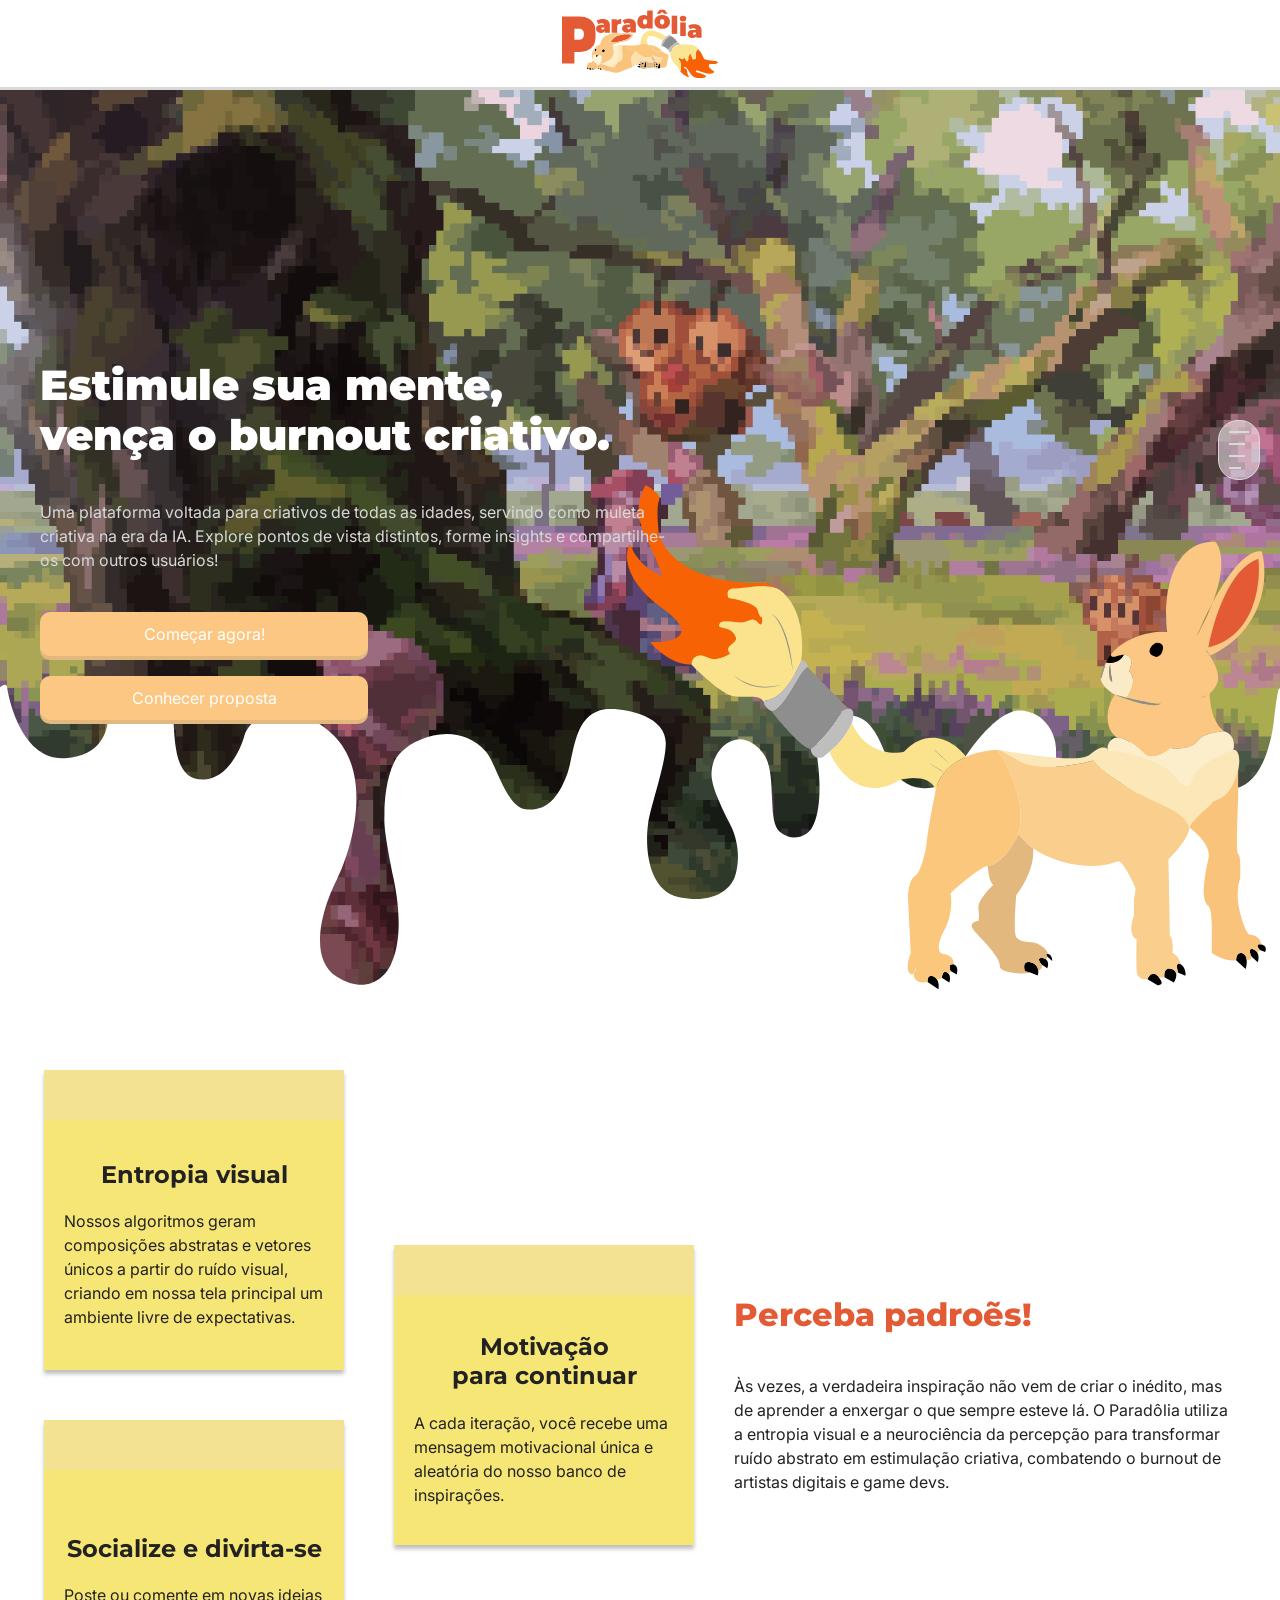
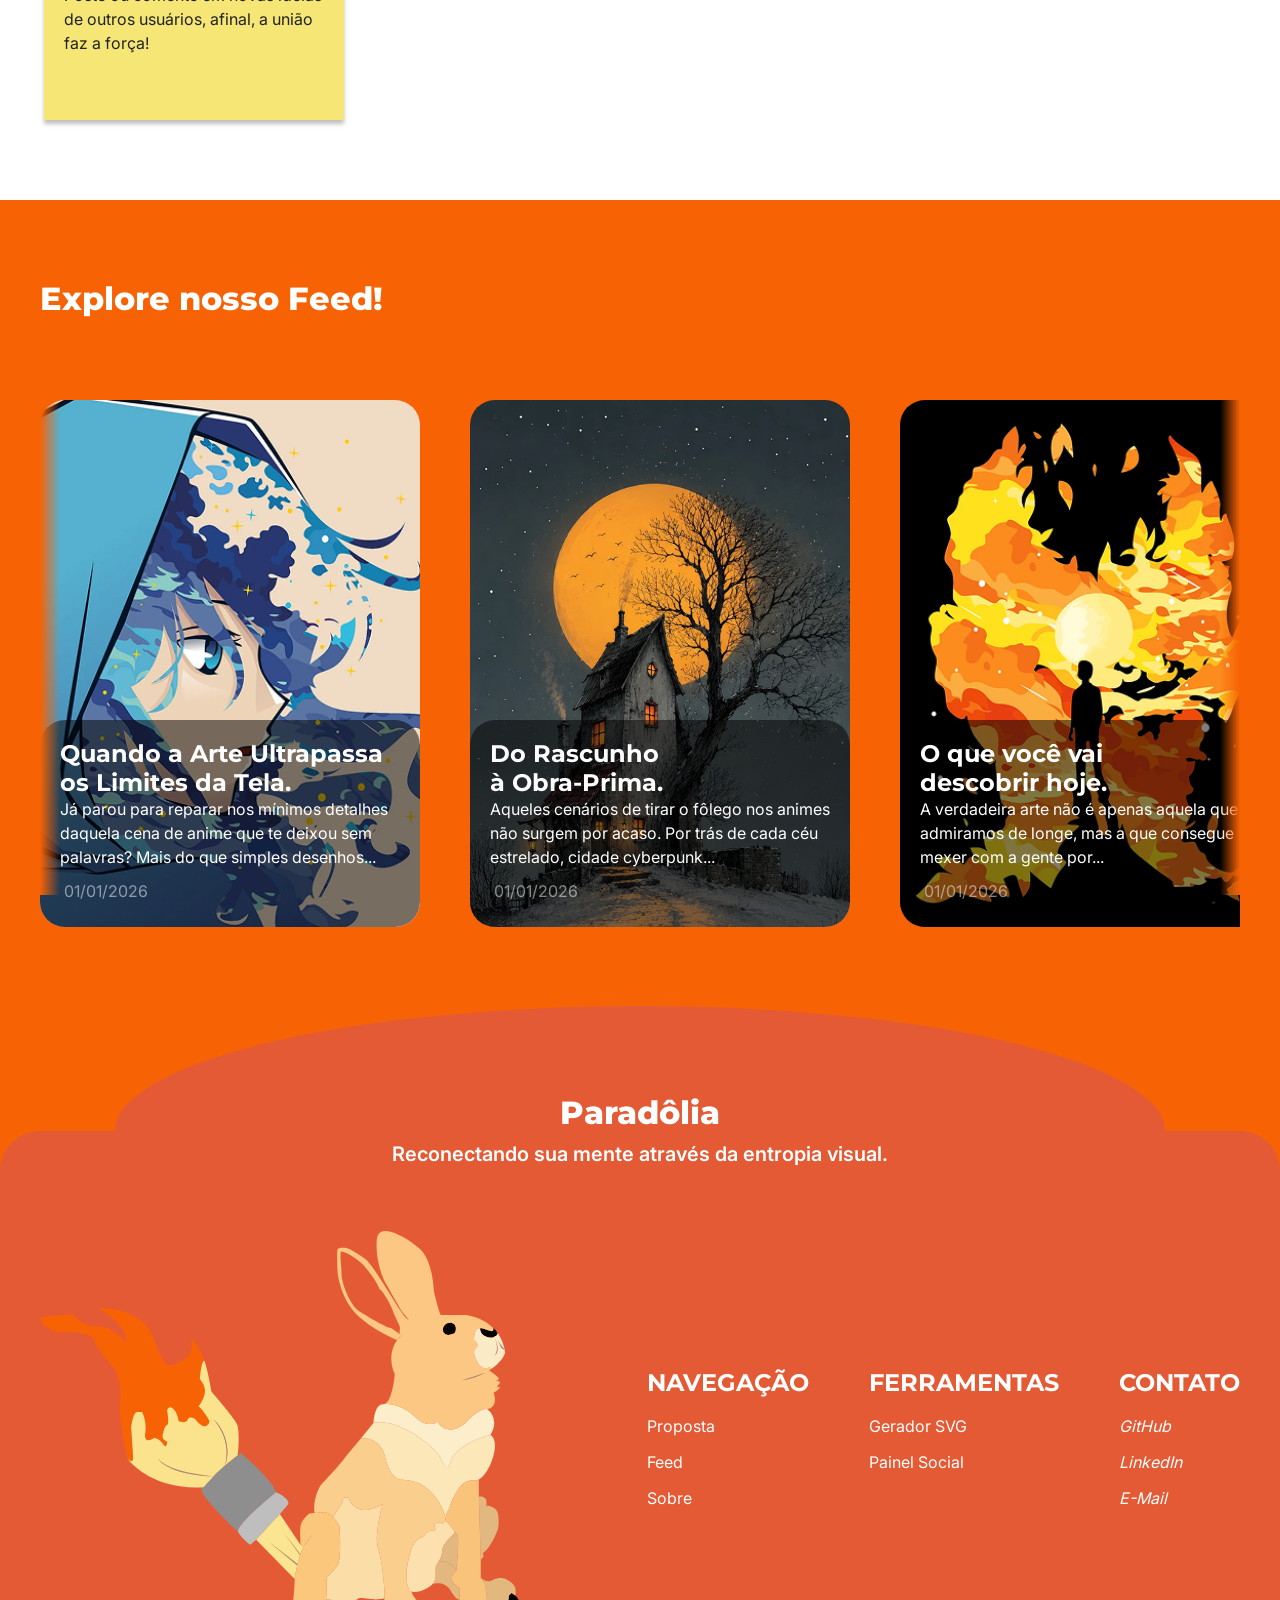
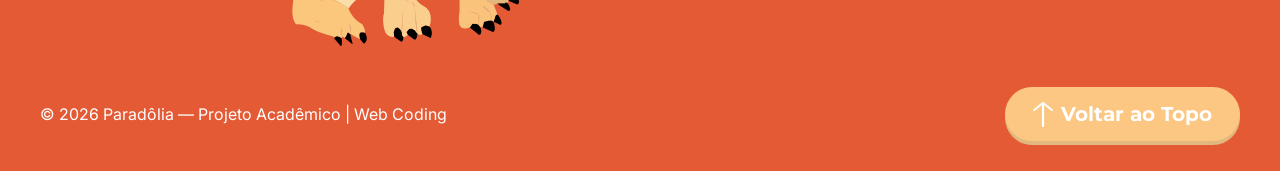
<file: index.html>
<!doctype html>
<html lang="pt-BR">
  <head>
    <meta charset="UTF-8" />
    <!--
                                                                        .-'''-.                        
                                                      _______         '   _    \  .–––.               
    _________   _...._                                \  ___ `'.    /   /` '.   \ |   |.––.           
    \        |.'      '-.                              ' |––.\  \  .   |     \  ' |   ||__|           
    \        .'```'.    '.          .-,.––.            | |    \  ' |   '      |  '|   |.––.           
      \      |       \    \   __    |  .-. |    __     | |     |  '\    \     / / |   ||  |    __     
      |     |        |    |.:––.'.  | |  | | .:––.'.   | |     |  | `.   ` ..' /  |   ||  | .:––.'.   
      |      \      /    ./ |   \ | | |  | |/ |   \ |  | |     ' .'    '-...-'`   |   ||  |/ |   \ |  
      |     |\`'-.-'   .' `" __ | | | |  '- `" __ | |  | |___.' /'                |   ||  |`" __ | |  
      |     | '-....-'`    .'.''| | | |      .'.''| | /_______.'/                 |   ||__| .'.''| |  
      .'     '.           / /   | |_| |     / /   | |_\_______|/                  '–––'    / /   | |_ 
    '––––––––––-'         \ \._,\ '/|_|     \ \._,\ '/                                     \ \._,\ '/ 
                            `––'  `"          `––'  `"                                       `––'  `"   
    Desenvolvido por: Marcondes Paixão / github@junior010101
    Versão: 1.0.0 (2026)
    Contato: marcondesjunior2209@gmail.com
    ========================================================
    "Algo que parece; é; mas não é"
    -->
    <!-- 
    Aqui jaz o mockup padrão de uma página proficional em HTML Living Standard (HTML5)
    (segundo a W3C: `https://validator.w3.org`) <^~^>/.
    -->
    <meta name="viewport" content="width=device-width, initial-scale=1.0" />

    <title>Estimule sua mente, vença o burnout criativo | Paradôlia</title>
    <meta
      name="description"
      content="Destrave seu potencial criativo! Use o gerador de formas aleatórias do Paradôlia, encontre novos padrões e compartilhe suas interpretações na comunidade."
    />
    <meta name="robots" content="index, follow" />
    <link rel="canonical" href="https://paradolia.vercel.app" />
    <meta name="theme-color" content="#e45a35" />

    <!-- Open Graph meta tags -->
    <!--
    Essas tags servem para a incorporação do site em produção em redes sociais, exemplo:
    manda o link do `https://www.youtube.com` no meu privado do whatsapp (`tava pensando em colocar
    meu numero aqui entre parênteses mas lembrei que fica publico no github`), ele vai criar um card
    com o og:site_name e og:title, YouTube, e uma breve descrição (og:description), e mais importante,
    com um banner do seu site, sendo ele o og-card.png (og:image).
     -->
    <meta property="og:type" content="website" />
    <meta property="og:url" content="https://paradolia.vercel.app" />
    <meta property="og:site_name" content="Paradôlia" />
    <meta
      property="og:title"
      content="Estimule sua mente, vença o burnout criativo | Paradôlia"
    />
    <meta
      property="og:description"
      content="Destrave seu potencial criativo! Use o gerador de formas aleatórias do Paradôlia e compartilhe suas interpretações."
    />
    <meta
      property="og:image"
      content="https://paradolia.vercel.app/og-card.png"
    />
    <meta
      property="og:image:secure_url"
      content="https://paradolia.vercel.app/og-card.png"
    />
    <meta property="og:image:type" content="image/png" />
    <meta property="og:image:width" content="1200" />
    <meta property="og:image:height" content="630" />

    <!-- 
    Meus icones (tem pra navegador lagado, pra atual, pra apple-touch e pra caso o navegador force
    modo escuro, tipo o opera-gx) 
    -->
    <link rel="icon" href="favicon.svg" type="image/svg+xml" sizes="any" />
    <link rel="icon" href="favicon-32x32.png" type="image/png" sizes="32x32" />
    <link rel="icon" href="favicon.webp" type="image/webp" sizes="48x48" />
    <link rel="apple-touch-icon" href="favicon-180x180.png" sizes="180x180" />
    <link rel="shortcut icon" href="favicon.ico" type="image/x-icon" />

    <!-- Aqui é a aba fontes e estilos -->
    <link
      rel="preload"
      href="/assets/fonts/Inter-VariableFont_opsz,wght.ttf"
      as="font"
      type="font/ttf"
      crossorigin="anonymous"
    />
    <link
      rel="preload"
      href="/assets/fonts/Montserrat-VariableFont_wght.ttf"
      as="font"
      type="font/ttf"
      crossorigin="anonymous"
    />

    <link rel="stylesheet" href="/styles/reset.css" />
    <link rel="stylesheet" href="/styles/fonts.css" />
    <link rel="stylesheet" href="/styles/styles.css" />

    <link rel="stylesheet" href="/styles/components/header.css" />
    <link rel="stylesheet" href="/styles/components/layout.css" />
    <link rel="stylesheet" href="/styles/components/pagemap.css" />
    <link rel="stylesheet" href="/styles/components/button.css" />
    <link rel="stylesheet" href="/styles/components/footer.css" />

    <link rel="stylesheet" href="/styles/pages/start/hero.css" />
    <link rel="stylesheet" href="/styles/pages/start/about.css" />
    <link rel="stylesheet" href="/styles/pages/start/feed.css" />
  </head>
  <body>
    <header class="header header--start">
      <a href="#" title="Voltar ao topo">
        <img
          src="./assets/images/logotipo.svg"
          alt="Logotipo do Paradôlia"
          loading="eager"
          fetchpriority="high"
          width="156"
          height="70"
        />
      </a>
      <nav class="header__nav">
        <ul class="header__list">
          <li class="header__item">
            <a href="#sobre" class="header__link">Proposta</a>
          </li>
          <li class="header__item">
            <a href="#feed" class="header__link">Feed</a>
          </li>
          <li class="header__item">
            <a href="#footer" class="header__link">Rodapé</a>
          </li>
        </ul>
      </nav>
    </header>
    <aside class="nav-map" aria-label="Menu de seções">
      <nav class="nav-map__nav">
        <ul class="nav-map__list">
          <li class="nav-map__item">
            <a href="#inicio" class="nav-map__link">Estimule sua mente...</a>
          </li>
          <li class="nav-map__item">
            <a href="#sobre" class="nav-map__link">Perceba padroẽs!</a>
          </li>
          <li class="nav-map__item">
            <a href="#feed" class="nav-map__link">Explore nosso Feed!</a>
          </li>
          <li class="nav-map__item">
            <a href="#footer" class="nav-map__link">Reconectando sua me...</a>
          </li>
        </ul>
      </nav>
    </aside>
    <main class="main start__main">
      <section id="inicio" class="section hero">
        <div class="section__container">
          <img
            src="./assets/images/mascote.svg"
            alt="Mascote Paradôlia"
            class="hero__mascot"
            loading="eager"
            fetchpriority="high"
          />
          <img
            src="./assets/images/hero-vector.svg"
            aria-hidden="true"
            alt=""
            class="hero__vector"
            loading="eager"
            fetchpriority="high"
          />
          <div class="hero__content">
            <hgroup class="hero__slogan">
              <h1 class="hero__title">
                Estimule sua mente, vença o burnout criativo.
              </h1>
              <p class="hero__description">
                Uma plataforma voltada para criativos de todas as idades,
                servindo como muleta criativa na era da IA. Explore pontos de
                vista distintos, forme insights e compartilhe-os com outros
                usuários!
              </p>
            </hgroup>
            <div class="hero__bn-group">
              <a href="home.html" class="button hero__button">Começar agora!</a>
              <a href="#sobre" class="button hero__button">Conhecer proposta</a>
            </div>
          </div>
        </div>
      </section>
      <section id="sobre" class="section about">
        <div class="section__container about__container">
          <hgroup class="about__slogan">
            <h2 class="about__title">Perceba padroẽs!</h2>
            <p class="about__description">
              Às vezes, a verdadeira inspiração não vem de criar o inédito, mas
              de aprender a enxergar o que sempre esteve lá. O Paradôlia utiliza
              a entropia visual e a neurociência da percepção para transformar
              ruído abstrato em estimulação criativa, combatendo o burnout de
              artistas digitais e game devs.
            </p>
          </hgroup>
          <ul class="about__list">
            <li class="about__item">
              <article class="about__card">
                <h3 class="about__card-title">Entropia visual</h3>
                <p class="about__card-description">
                  Nossos algoritmos geram composições abstratas e vetores únicos
                  a partir do ruído visual, criando em nossa tela principal um
                  ambiente livre de expectativas.
                </p>
              </article>
            </li>
            <li class="about__item">
              <article class="about__card">
                <h3 class="about__card-title">Motivação para continuar</h3>
                <p class="about__card-description">
                  A cada iteração, você recebe uma mensagem motivacional única e
                  aleatória do nosso banco de inspirações.
                </p>
              </article>
            </li>
            <li class="about__item">
              <article class="about__card">
                <h3 class="about__card-title">Socialize e divirta-se</h3>
                <p class="about__card-description">
                  Poste ou comente em novas ideias de outros usuários, afinal, a
                  união faz a força!
                </p>
              </article>
            </li>
          </ul>
        </div>
      </section>
      <section id="feed" class="section feed">
        <div class="section__container">
          <h2 class="feed__title">Explore nosso Feed!</h2>
          <div class="feed__slider-wrapper">
            <ul class="feed__list">
              <li class="feed__item">
                <a class="post-card__link" href="post-body-1.html">
                  <article class="feed__post">
                    <img
                      class="feed__post-image"
                      src="./assets/images/card-do-feed-1.png"
                      width="380"
                      height="527"
                      alt="Ilustração em estilo anime de uma personagem de perfil com capuz azul, com o rosto e cabelos preenchidos por padrões de ondas de mar que lembram a famosa xilogravura japonesa 'A Grande Onda de Kanagawa'."
                    />
                    <div class="feed__content">
                      <hgroup class="feed__post-slogan">
                        <h3 class="feed__post-title">
                          Quando a Arte Ultrapassa os Limites da Tela.
                        </h3>
                        <p class="feed__post-description">
                          Já parou para reparar nos mínimos detalhes daquela
                          cena de anime que te deixou sem palavras? Mais do que
                          simples desenhos...
                        </p>
                      </hgroup>
                      <time class="feed_post-date" datetime="2026-01-01"
                        >01/01/2026</time
                      >
                    </div>
                  </article>
                </a>
              </li>
              <li class="feed__item">
                <a class="post-card__link" href="post-body-2.html">
                  <article class="feed__post">
                    <img
                      class="feed__post-image"
                      src="./assets/images/card-do-feed-2.png"
                      width="380"
                      height="527"
                      alt="Ilustração noturna de uma casa acolhedora e uma árvore de galhos secos sob uma grande lua cheia alaranjada."
                    />
                    <div class="feed__content">
                      <hgroup class="feed__post-slogan">
                        <h3 class="feed__post-title">
                          Do Rascunho à Obra-Prima.
                        </h3>
                        <p class="feed__post-description">
                          Aqueles cenários de tirar o fôlego nos animes não
                          surgem por acaso. Por trás de cada céu estrelado,
                          cidade cyberpunk...
                        </p>
                      </hgroup>
                      <time class="feed_post-date" datetime="2026-01-01"
                        >01/01/2026</time
                      >
                    </div>
                  </article>
                </a>
              </li>
              <li class="feed__item">
                <a class="post-card__link" href="post-body-3.html">
                  <article class="feed__post">
                    <img
                      class="feed__post-image"
                      src="./assets/images/card-do-feed-3.png"
                      width="380"
                      height="527"
                      alt="Ilustração artística da silhueta de uma pessoa de costas a contemplar o nascer do sol reluzente, envolvida por uma explosão de chamas vibrantes em tons de amarelo, laranja e preto."
                    />
                    <div class="feed__content">
                      <hgroup class="feed__post-slogan">
                        <h3 class="feed__post-title">
                          O que você vai descobrir hoje.
                        </h3>
                        <p class="feed__post-description">
                          A verdadeira arte não é apenas aquela que admiramos de
                          longe, mas a que consegue mexer com a gente por...
                        </p>
                      </hgroup>
                      <time class="feed_post-date" datetime="2026-01-01"
                        >01/01/2026</time
                      >
                    </div>
                  </article>
                </a>
              </li>
            </ul>
          </div>
        </div>
      </section>
    </main>
    <footer id="footer" class="footer footer--start">
      <div class="footer__tab">
        <hgroup class="footer__slogan">
          <h2 class="footer__title">Paradôlia</h2>
          <p class="footer__subtitle">
            Reconectando sua mente através da entropia visual.
          </p>
        </hgroup>
      </div>
      <div class="footer__section-container">
        <img
          src="./assets/images/logomarca.svg"
          alt="Mascote Paradôlia"
          class="footer__mascot"
          loading="eager"
          fetchpriority="high"
        />
        <div class="footer__menus">
          <nav class="footer__section" aria-label="Navegação do Rodapé">
            <h3 class="footer__section-title">NAVEGAÇÃO</h3>
            <ul class="footer__list">
              <li class="footer__item">
                <a class="footer__link" href="#sobre">Proposta</a>
              </li>
              <li class="footer__item">
                <a class="footer__link" href="#feed">Feed</a>
              </li>
              <li class="footer__item">
                <a class="footer__link" href="about.html">Sobre</a>
              </li>
            </ul>
          </nav>
          <section class="footer__section">
            <h3 class="footer__section-title">FERRAMENTAS</h3>
            <ul class="footer__list">
              <li class="footer__item">
                <a class="footer__link" href="home.html">Gerador SVG</a>
              </li>
              <li class="footer__item">
                <a class="footer__link" href="feed.html">Painel Social</a>
              </li>
            </ul>
          </section>
          <section class="footer__section">
            <h3 class="footer__section-title">CONTATO</h3>
            <address class="footer__address">
              <ul class="footer__list">
                <li class="footer__item">
                  <a
                    class="footer__link"
                    href="https://github.com/Junior010101/Paradolia"
                    rel="author"
                    >GitHub</a
                  >
                </li>
                <li class="footer__item">
                  <a
                    class="footer__link"
                    href="https://www.linkedin.com/in/junior010101"
                    rel="author"
                    >LinkedIn</a
                  >
                </li>
                <li class="footer__item">
                  <a
                    class="footer__link"
                    href="mailto:Paradolia.Shared@gmail.com"
                    >E-Mail</a
                  >
                </li>
              </ul>
            </address>
          </section>
        </div>
      </div>
      <div class="footer__bottom">
        <p class="footer__copyright">
          © 2026 Paradôlia — Projeto Acadêmico | Web Coding
        </p>
        <a href="#" class="button footer__button"
          ><span aria-hidden="true">
            <img src="./assets/icons/seta-icon.svg" alt="" />
          </span>
          Voltar ao Topo</a
        >
      </div>
    </footer>
  </body>
</html>
</file>
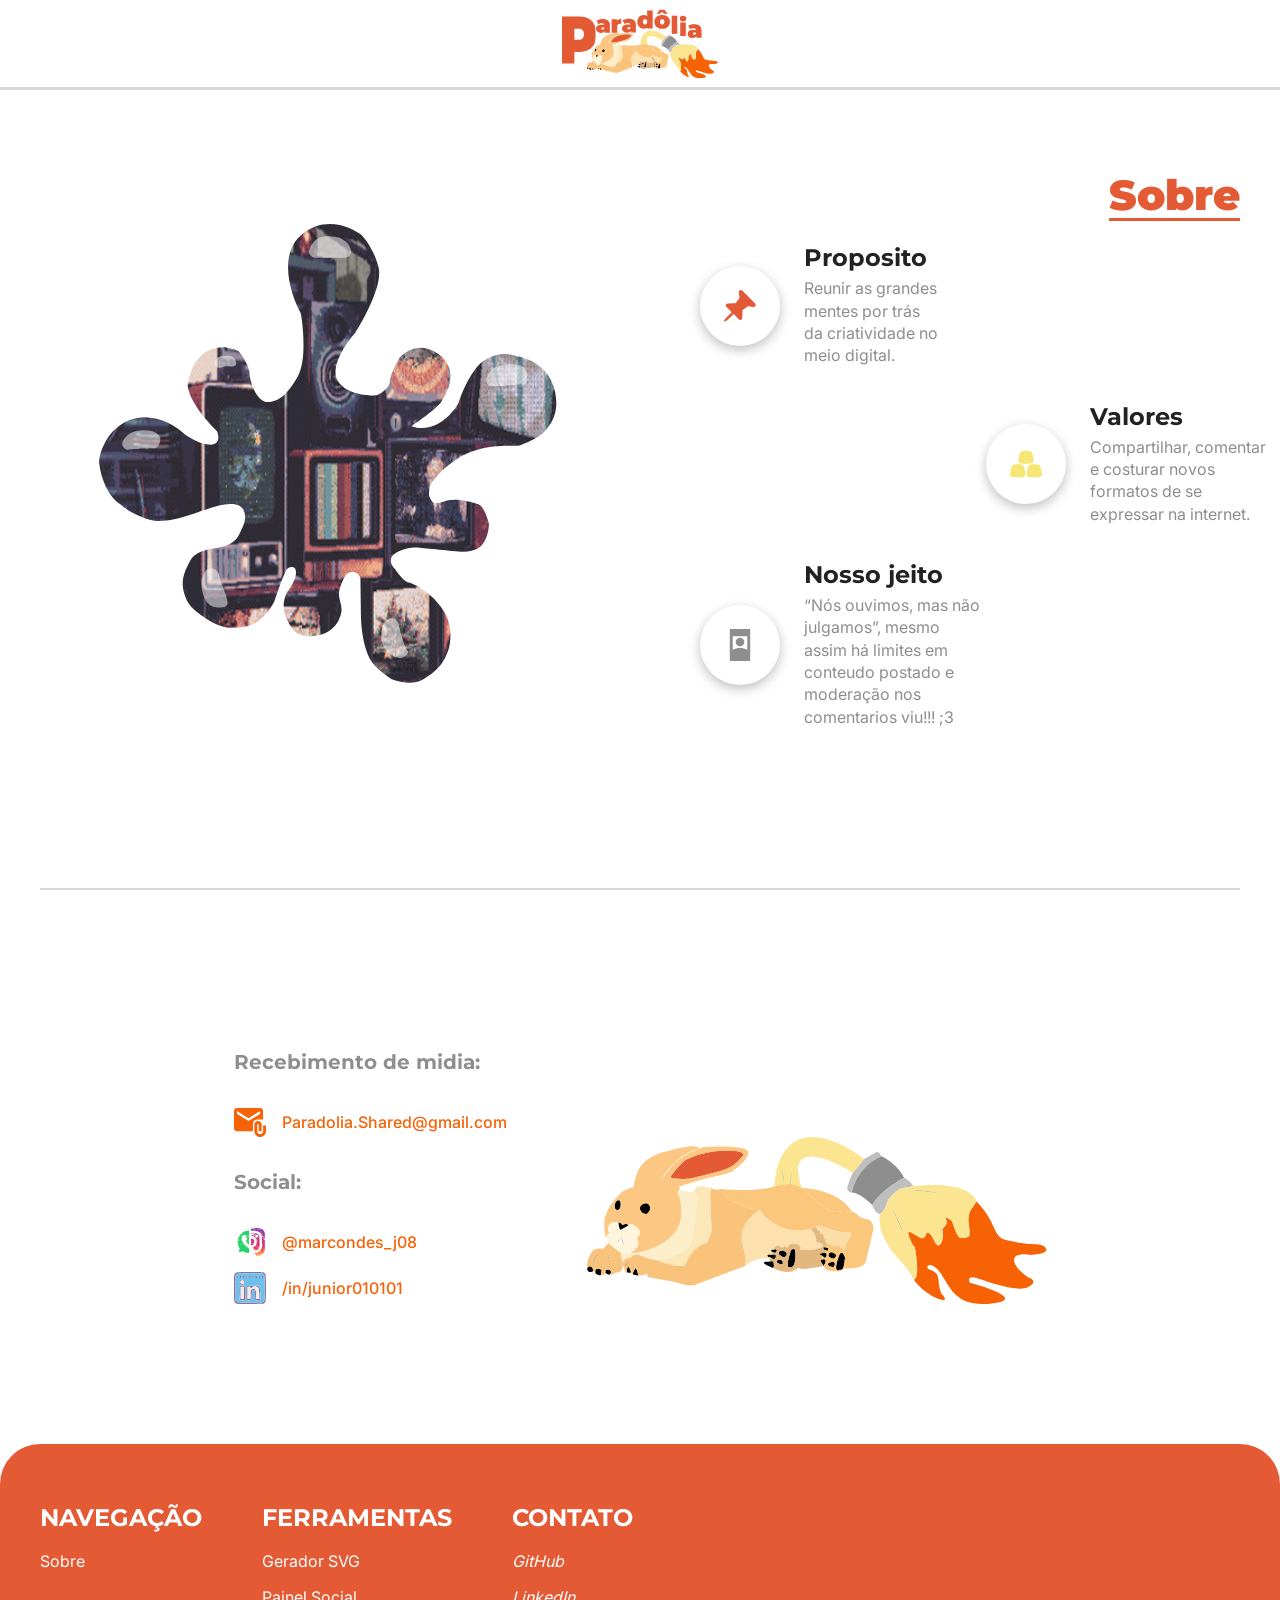
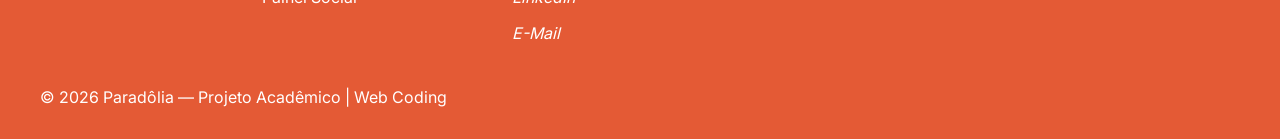
<file: about.html>
<!doctype html>
<html lang="pt-BR">
  <head>
    <meta charset="UTF-8" />
    <!--
                                                                        .-'''-.                        
                                                      _______         '   _    \  .–––.               
    _________   _...._                                \  ___ `'.    /   /` '.   \ |   |.––.           
    \        |.'      '-.                              ' |––.\  \  .   |     \  ' |   ||__|           
    \        .'```'.    '.          .-,.––.            | |    \  ' |   '      |  '|   |.––.           
      \      |       \    \   __    |  .-. |    __     | |     |  '\    \     / / |   ||  |    __     
      |     |        |    |.:––.'.  | |  | | .:––.'.   | |     |  | `.   ` ..' /  |   ||  | .:––.'.   
      |      \      /    ./ |   \ | | |  | |/ |   \ |  | |     ' .'    '-...-'`   |   ||  |/ |   \ |  
      |     |\`'-.-'   .' `" __ | | | |  '- `" __ | |  | |___.' /'                |   ||  |`" __ | |  
      |     | '-....-'`    .'.''| | | |      .'.''| | /_______.'/                 |   ||__| .'.''| |  
      .'     '.           / /   | |_| |     / /   | |_\_______|/                  '–––'    / /   | |_ 
    '––––––––––-'         \ \._,\ '/|_|     \ \._,\ '/                                     \ \._,\ '/ 
                            `––'  `"          `––'  `"                                       `––'  `"   
    Desenvolvido por: Marcondes Paixão / github@junior010101
    Versão: 1.0.0 (2026)
    Contato: marcondesjunior2209@gmail.com
    ========================================================
    "Algo que parece; é; mas não é"
    -->
    <!-- 
    Aqui jaz o mockup padrão de uma página proficional em HTML Living Standard (HTML5)
    (segundo a W3C: `https://validator.w3.org`) <^~^>/.
    -->
    <meta name="viewport" content="width=device-width, initial-scale=1.0" />

    <title>Sobre – Paradôlia</title>
    <meta
      name="description"
      content="Saiba mais sobre o Paradôlia: nosso propósito e valores. Entre em contato e acesse o suporte oficial do projeto."
    />
    <meta name="robots" content="index, follow" />
    <link rel="canonical" href="https://paradolia.vercel.app/about.html" />
    <meta name="theme-color" content="#fbc782" />

    <!-- Open Graph meta tags -->
    <!--
    Essas tags servem para a incorporação do site em produção em redes sociais, exemplo:
    manda o link do `https://www.youtube.com` no meu privado do whatsapp (`tava pensando em colocar
    meu numero aqui entre parênteses mas lembrei que fica publico no github`), ele vai criar um card
    com o og:site_name e og:title, YouTube, e uma breve descrição (og:description), e mais importante,
    com um banner do seu site, sendo ele o og-card.png (og:image).
     -->
    <meta property="og:type" content="website" />
    <meta property="og:url" content="https://paradolia.vercel.app/about.html" />
    <meta property="og:site_name" content="Paradôlia" />
    <meta property="og:title" content="Sobre – Paradôlia" />
    <meta
      property="og:description"
      content="Saiba mais sobre o Paradôlia: nosso propósito e valores. Entre em contato e acesse o suporte oficial do projeto."
    />
    <meta
      property="og:image"
      content="https://paradolia.vercel.app/og-card.png"
    />
    <meta
      property="og:image:secure_url"
      content="https://paradolia.vercel.app/og-card.png"
    />
    <meta property="og:image:type" content="image/png" />
    <meta property="og:image:width" content="1200" />
    <meta property="og:image:height" content="630" />

    <!-- 
    Meus icones (tem pra navegador lagado, pra atual, pra apple-touch e pra caso o navegador force
    modo escuro, tipo o opera-gx) 
    -->
    <link rel="icon" href="favicon.svg" type="image/svg+xml" sizes="any" />
    <link rel="icon" href="favicon-32x32.png" type="image/png" sizes="32x32" />
    <link rel="icon" href="favicon.webp" type="image/webp" sizes="48x48" />
    <link rel="apple-touch-icon" href="favicon-180x180.png" sizes="180x180" />
    <link rel="shortcut icon" href="favicon.ico" type="image/x-icon" />

    <!-- Aqui é a aba fontes e estilos -->
    <link
      rel="preload"
      href="/assets/fonts/Inter-VariableFont_opsz,wght.ttf"
      as="font"
      type="font/ttf"
      crossorigin="anonymous"
    />
    <link
      rel="preload"
      href="/assets/fonts/Montserrat-VariableFont_wght.ttf"
      as="font"
      type="font/ttf"
      crossorigin="anonymous"
    />

    <link rel="stylesheet" href="/styles/reset.css" />
    <link rel="stylesheet" href="/styles/fonts.css" />
    <link rel="stylesheet" href="/styles/styles.css" />

    <link rel="stylesheet" href="/styles/components/layout.css" />
    <link rel="stylesheet" href="/styles/components/header.css" />
    <link rel="stylesheet" href="/styles/components/divider.css" />
    <link rel="stylesheet" href="/styles/components/footer.css" />

    <link rel="stylesheet" href="/styles/pages/sobre/about-intro.css" />
    <link rel="stylesheet" href="/styles/pages/sobre/contact.css" />
  </head>
  <body>
    <header class="header header--start">
      <a
        href="#"
        onclick="
          history.back();
          return false;
        "
        title="Voltar à página principal"
      >
        <img
          src="./assets/images/logotipo.svg"
          alt="Logotipo do Paradôlia"
          loading="eager"
          fetchpriority="high"
          width="156"
          height="70"
        />
      </a>
    </header>

    <main class="main about__main">
      <section
        class="section about-intro"
        id="sobre"
        aria-labelledby="sobre-titulo"
      >
        <div class="section__container about-intro__container">
          <div class="about-intro__art" aria-hidden="true">
            <img
              src="./assets/images/ink-image.png"
              alt=""
              class="about-intro__art-image"
              loading="eager"
              fetchpriority="high"
              width="580"
              height="580"
            />
            <img
              src="./assets/images/ink-vector.svg"
              alt=""
              class="about-intro__art-mask"
              width="648"
              height="605"
            />
          </div>
          <h1 class="about-intro__title" id="sobre-titulo">Sobre</h1>

          <hr class="divider divider--mobile-only" aria-hidden="true" />

          <ul class="about-intro__list">
            <li class="about-intro__item">
              <div class="about-intro__badge" aria-hidden="true">
                <img
                  src="./assets/icons/pin-icon.svg"
                  alt=""
                  class="about-intro__badge-icon"
                  width="32"
                  height="32"
                />
              </div>
              <div class="about-intro__text">
                <h2 class="about-intro__item-title">Proposito</h2>
                <p class="about-intro__item-description">
                  Reunir as grandes mentes por trás da criatividade no meio
                  digital.
                </p>
              </div>
            </li>
            <li class="about-intro__item about-intro__item--offset">
              <div class="about-intro__badge" aria-hidden="true">
                <img
                  src="./assets/icons/gold-icon.svg"
                  alt=""
                  class="about-intro__badge-icon"
                  width="32"
                  height="32"
                />
              </div>
              <div class="about-intro__text">
                <h2 class="about-intro__item-title">Valores</h2>
                <p class="about-intro__item-description">
                  Compartilhar, comentar e costurar novos formatos de se
                  expressar na internet.
                </p>
              </div>
            </li>
            <li class="about-intro__item">
              <div class="about-intro__badge" aria-hidden="true">
                <img
                  src="./assets/icons/photo-icon.svg"
                  alt=""
                  class="about-intro__badge-icon"
                  width="32"
                  height="32"
                />
              </div>
              <div class="about-intro__text">
                <h2 class="about-intro__item-title">Nosso jeito</h2>
                <p class="about-intro__item-description">
                  “Nós ouvimos, mas não julgamos”, mesmo assim há limites em
                  conteudo postado e moderação nos comentarios viu!!! ;3
                </p>
              </div>
            </li>
          </ul>
        </div>
      </section>
      <div class="section section__container">
        <hr class="divider" aria-hidden="true" />
      </div>
      <section
        class="section contact"
        id="contato"
        aria-labelledby="contato-titulo"
      >
        <div class="contact__container">
          <div class="contact__info">
            <h2 class="contact__group-title" id="contato-titulo">
              Recebimento de midia:
            </h2>
            <ul class="contact__list">
              <li class="contact__item">
                <a
                  href="mailto:Paradolia.Shared@gmail.com"
                  class="contact__link"
                >
                  <img
                    src="./assets/icons/mail-icon.svg"
                    alt=""
                    class="contact__icon"
                    aria-hidden="true"
                    width="32"
                    height="32"
                  />
                  <span class="contact__link-text"
                    >Paradolia.Shared@gmail.com</span
                  >
                </a>
              </li>
            </ul>
            <h2 class="contact__group-title">Social:</h2>
            <ul class="contact__list">
              <li class="contact__item">
                <a
                  href="https://instagram.com/marcondes_j08"
                  target="_blank"
                  rel="noopener noreferrer"
                  class="contact__link"
                >
                  <img
                    src="./assets/icons/half-whatsapp-and-instagram-icon.svg"
                    alt=""
                    class="contact__icon"
                    aria-hidden="true"
                    width="32"
                    height="32"
                  />
                  <span class="contact__link-text">@marcondes_j08</span>
                </a>
              </li>
              <li class="contact__item">
                <a
                  href="https://www.linkedin.com/in/junior010101"
                  target="_blank"
                  rel="noopener noreferrer"
                  class="contact__link"
                >
                  <img
                    src="./assets/icons/linkedin-icon.svg"
                    alt=""
                    class="contact__icon"
                    aria-hidden="true"
                    width="32"
                    height="32"
                  />
                  <span class="contact__link-text">/in/junior010101</span>
                </a>
              </li>
            </ul>
          </div>
          <img
            src="./assets/images/mascote-deitado.svg"
            alt="Mascote Paradôlia relaxando"
            class="contact__mascot"
            loading="lazy"
          />
        </div>
      </section>
    </main>
    <footer class="footer footer--simple" id="footer">
      <div class="footer__section-container">
        <div class="footer__menus">
          <nav class="footer__section" aria-label="Navegação do Rodapé">
            <h3 class="footer__section-title">NAVEGAÇÃO</h3>
            <ul class="footer__list">
              <li class="footer__item">
                <a class="footer__link" href="#">Sobre</a>
              </li>
            </ul>
          </nav>
          <section class="footer__section">
            <h3 class="footer__section-title">FERRAMENTAS</h3>
            <ul class="footer__list">
              <li class="footer__item">
                <a class="footer__link" href="home.html">Gerador SVG</a>
              </li>
              <li class="footer__item">
                <a class="footer__link" href="feed.html">Painel Social</a>
              </li>
            </ul>
          </section>
          <section class="footer__section">
            <h3 class="footer__section-title">CONTATO</h3>
            <address class="footer__address">
              <ul class="footer__list">
                <li class="footer__item">
                  <a
                    class="footer__link"
                    href="https://github.com/Junior010101/Paradolia"
                    target="_blank"
                    rel="author noopener noreferrer"
                    >GitHub</a
                  >
                </li>
                <li class="footer__item">
                  <a
                    class="footer__link"
                    href="https://www.linkedin.com/in/junior010101"
                    target="_blank"
                    rel="author noopener noreferrer"
                    >LinkedIn</a
                  >
                </li>
                <li class="footer__item">
                  <a
                    class="footer__link"
                    href="mailto:Paradolia.Shared@gmail.com"
                    >E-Mail</a
                  >
                </li>
              </ul>
            </address>
          </section>
        </div>
      </div>
      <div class="footer__bottom">
        <p class="footer__copyright">
          © 2026 Paradôlia — Projeto Acadêmico | Web Coding
        </p>
      </div>
    </footer>
  </body>
</html>
</file>
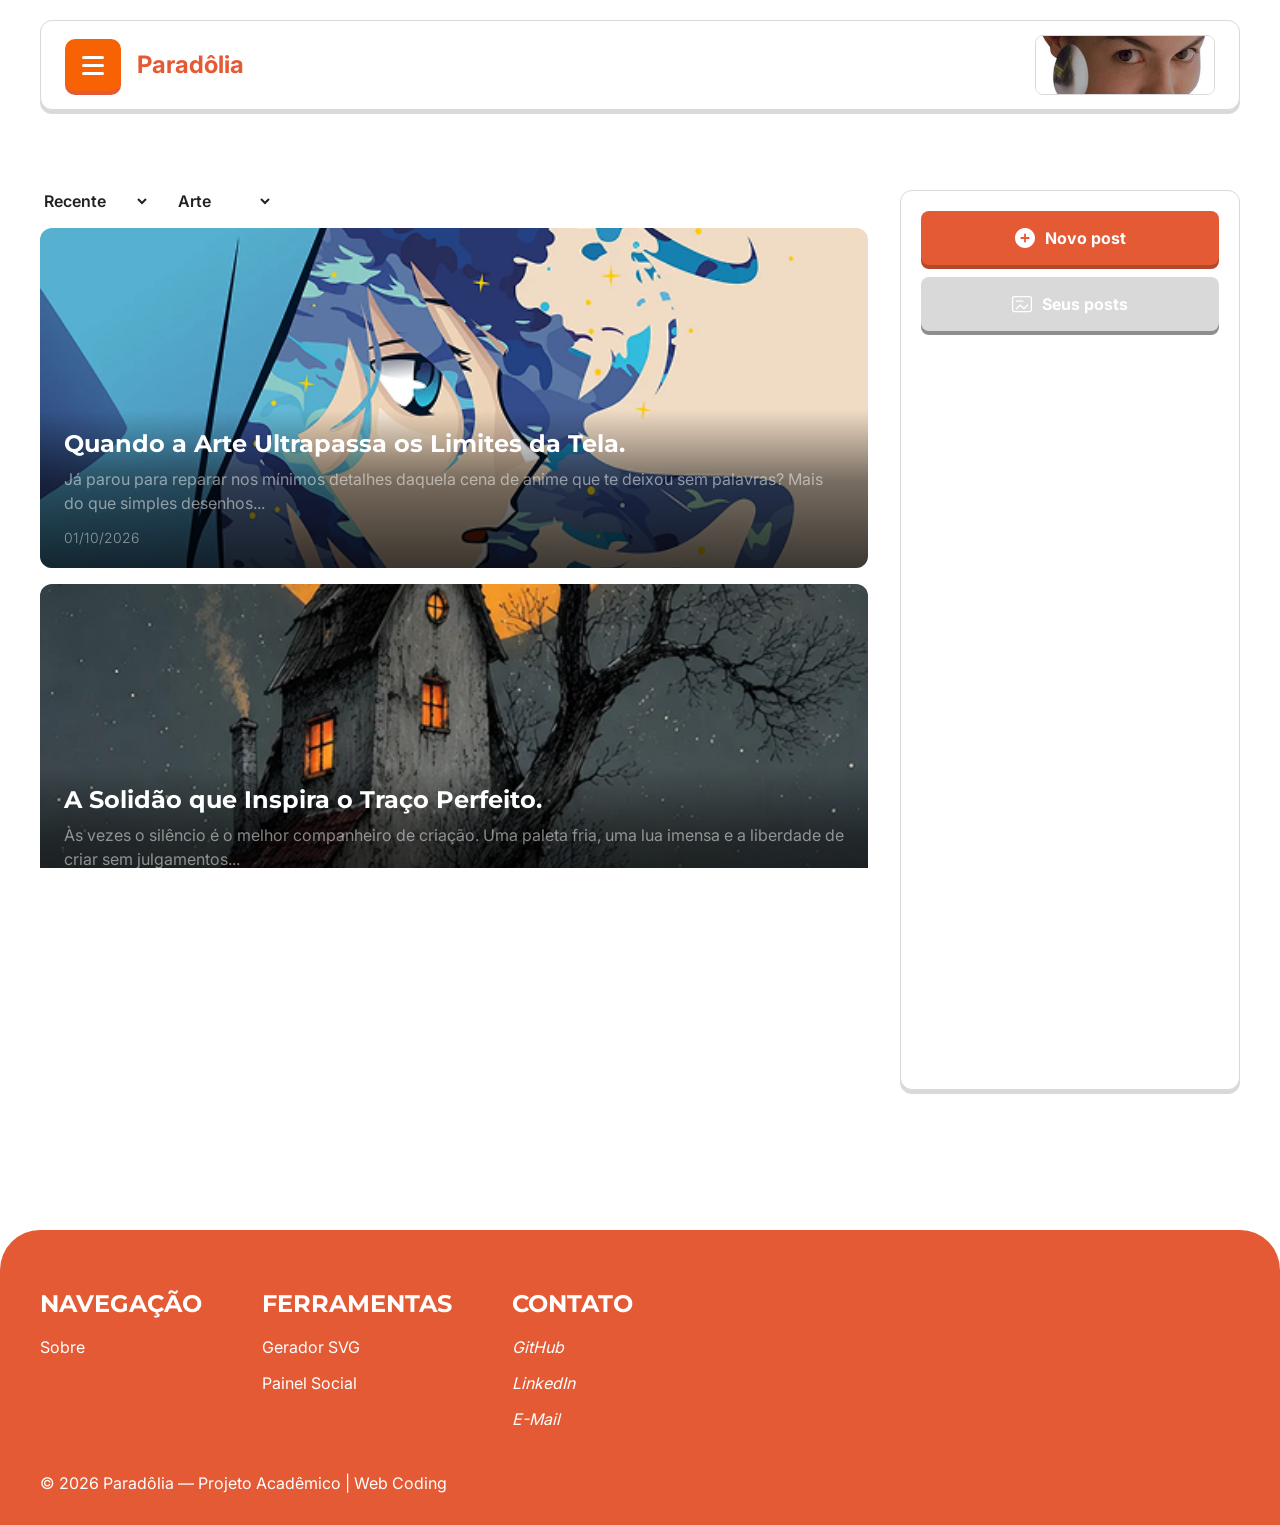
<file: feed.html>
<!doctype html>
<html lang="pt-BR">
  <head>
    <meta charset="UTF-8" />
    <!--
                                                                        .-'''-.                        
                                                      _______         '   _    \  .–––.               
    _________   _...._                                \  ___ `'.    /   /` '.   \ |   |.––.           
    \        |.'      '-.                              ' |––.\  \  .   |     \  ' |   ||__|           
    \        .'```'.    '.          .-,.––.            | |    \  ' |   '      |  '|   |.––.           
      \      |       \    \   __    |  .-. |    __     | |     |  '\    \     / / |   ||  |    __     
      |     |        |    |.:––.'.  | |  | | .:––.'.   | |     |  | `.   ` ..' /  |   ||  | .:––.'.   
      |      \      /    ./ |   \ | | |  | |/ |   \ |  | |     ' .'    '-...-'`   |   ||  |/ |   \ |  
      |     |\`'-.-'   .' `" __ | | | |  '- `" __ | |  | |___.' /'                |   ||  |`" __ | |  
      |     | '-....-'`    .'.''| | | |      .'.''| | /_______.'/                 |   ||__| .'.''| |  
      .'     '.           / /   | |_| |     / /   | |_\_______|/                  '–––'    / /   | |_ 
    '––––––––––-'         \ \._,\ '/|_|     \ \._,\ '/                                     \ \._,\ '/ 
                            `––'  `"          `––'  `"                                       `––'  `"   
    Desenvolvido por: Marcondes Paixão / github@junior010101
    Versão: 1.0.0 (2026)
    Contato: marcondesjunior2209@gmail.com
    ========================================================
    "Algo que parece; é; mas não é"
    -->
    <!-- 
    Aqui jaz o mockup padrão de uma página proficional em HTML Living Standard (HTML5)
    (segundo a W3C: `https://validator.w3.org`) <^~^>/.
    -->
    <meta name="viewport" content="width=device-width, initial-scale=1.0" />

    <title>Feed da Comunidade – Paradôlia</title>
    <meta
      name="description"
      content="Conecte-se com outros criativos, descubra novas referências e compartilhe a sua arte com a comunidade."
    />
    <meta name="robots" content="index, follow" />
    <link rel="canonical" href="https://paradolia.vercel.app/feed.html" />
    <meta name="theme-color" content="#e45a35" />

    <!-- Open Graph meta tags -->
    <!--
    Essas tags servem para a incorporação do site em produção em redes sociais, exemplo:
    manda o link do `https://www.youtube.com` no meu privado do whatsapp (`tava pensando em colocar
    meu numero aqui entre parênteses mas lembrei que fica publico no github`), ele vai criar um card
    com o og:site_name e og:title, YouTube, e uma breve descrição (og:description), e mais importante,
    com um banner do seu site, sendo ele o og-card.png (og:image).
     -->
    <meta property="og:type" content="website" />
    <meta property="og:url" content="https://paradolia.vercel.app/feed.html" />
    <meta property="og:site_name" content="Paradôlia" />
    <meta property="og:title" content="Feed da Comunidade – Paradôlia" />
    <meta
      property="og:description"
      content="Conecte-se com outros criativos, descubra novas referências e compartilhe a sua arte com a comunidade."
    />
    <meta
      property="og:image"
      content="https://paradolia.vercel.app/og-card.png"
    />
    <meta
      property="og:image:secure_url"
      content="https://paradolia.vercel.app/og-card.png"
    />
    <meta property="og:image:type" content="image/png" />
    <meta property="og:image:width" content="1200" />
    <meta property="og:image:height" content="630" />

    <!-- 
    Meus icones (tem pra navegador lagado, pra atual, pra apple-touch e pra caso o navegador force
    modo escuro, tipo o opera-gx) 
    -->
    <link rel="icon" href="favicon.svg" type="image/svg+xml" sizes="any" />
    <link rel="icon" href="favicon-32x32.png" type="image/png" sizes="32x32" />
    <link rel="icon" href="favicon.webp" type="image/webp" sizes="48x48" />
    <link rel="apple-touch-icon" href="favicon-180x180.png" sizes="180x180" />
    <link rel="shortcut icon" href="favicon.ico" type="image/x-icon" />

    <!-- Aqui é a aba fontes e estilos -->
    <link
      rel="preload"
      href="/assets/fonts/Inter-VariableFont_opsz,wght.ttf"
      as="font"
      type="font/ttf"
      crossorigin="anonymous"
    />
    <link
      rel="preload"
      href="/assets/fonts/Montserrat-VariableFont_wght.ttf"
      as="font"
      type="font/ttf"
      crossorigin="anonymous"
    />

    <link rel="stylesheet" href="/styles/reset.css" />
    <link rel="stylesheet" href="/styles/fonts.css" />
    <link rel="stylesheet" href="/styles/styles.css" />

    <link rel="stylesheet" href="/styles/components/button.css" />
    <link rel="stylesheet" href="/styles/components/header.css" />
    <link rel="stylesheet" href="/styles/components/layout.css" />
    <link rel="stylesheet" href="/styles/components/sidebar.css" />
    <link rel="stylesheet" href="/styles/components/footer.css" />
    <link rel="stylesheet" href="/styles/components/new-post-popup.css" />
    <link rel="stylesheet" href="/styles/components/my-posts-popup.css" />
    <link rel="stylesheet" href="/styles/components/modify-post-popup.css" />
    <link rel="stylesheet" href="/styles/components/perfil-popup.css" />

    <link rel="stylesheet" href="/styles/pages/feed/feed-layout.css" />
    <link rel="stylesheet" href="/styles/pages/feed/feed-posts.css" />
    <link rel="stylesheet" href="/styles/pages/feed/feed-actions.css" />
  </head>
  <body>
    <header class="header header--home">
      <div class="header__brand-group">
        <button
          popovertarget="sidebar-menu"
          class="button header__button"
          aria-label="Abrir menu de navegação"
          aria-controls="sidebar-menu"
        >
          <span class="header__hamburger" aria-hidden="true">
            <span class="header__hamburger-line"></span>
            <span class="header__hamburger-line"></span>
            <span class="header__hamburger-line"></span>
          </span>
        </button>
        <span class="header__brand-title">Paradôlia</span>
      </div>
      <button
        type="button"
        popovertarget="perfil-popup"
        class="header__user-button"
        aria-label="Abrir perfil do usuário"
        aria-haspopup="dialog"
        aria-controls="perfil-popup"
      >
        <img
          src="./assets/images/fitgirl-perfil.png"
          alt="Foto de perfil do usuário"
          class="header__user-avatar"
          width="180"
          height="60"
          loading="eager"
          fetchpriority="high"
        />
      </button>
    </header>
    <aside id="sidebar-menu" popover class="sidebar">
      <div class="sidebar__header">
        <img
          src="./assets/images/logotipo.svg"
          alt="Logotipo do Paradôlia"
          class="sidebar__logo"
          width="156"
          height="70"
        />
        <button
          popovertarget="sidebar-menu"
          popovertargetaction="hide"
          class="button sidebar__close-button"
          aria-label="Fechar menu de navegação"
        >
          <img
            src="./assets/icons/tab-icon.svg"
            alt=""
            class="sidebar__close-icon"
            aria-hidden="true"
            width="20"
            height="26"
          />
        </button>
      </div>
      <nav class="sidebar__nav" aria-label="Menu principal">
        <ul class="sidebar__list">
          <li class="sidebar__item">
            <a href="home.html" class="button sidebar__button">Inicio</a>
          </li>
          <li class="sidebar__item">
            <a href="feed.html" class="button sidebar__button">Social</a>
          </li>
          <li class="sidebar__item">
            <a href="about.html" class="button sidebar__button">Sobre</a>
          </li>
        </ul>
      </nav>
    </aside>
    <main class="main">
      <section class="section" aria-label="Feed da Comunidade">
        <div class="section__container">
          <h1 class="visually-hidden">Feed da Comunidade — Paradôlia</h1>
          <div class="feed-layout">
            <div class="feed-layout__posts">
              <div class="feed-posts">
                <div class="feed-posts__filters">
                  <select class="feed-posts__filter" aria-label="Ordenar por">
                    <option value="recente">Recente</option>
                    <option value="antigo">Mais antigo</option>
                  </select>
                  <select
                    class="feed-posts__filter"
                    aria-label="Filtrar por categoria"
                  >
                    <option value="arte">Arte</option>
                    <option value="design">Design</option>
                    <option value="fotografia">Fotografia</option>
                  </select>
                </div>
                <div class="feed-posts__list">
                  <a class="post-card__link" href="post-body-1.html">
                    <article class="post-card">
                      <img
                        src="./assets/images/card-do-feed-1.png"
                        alt="Ilustração de anime com personagem de cabelos azuis etéreos contra fundo bege"
                        class="post-card__image"
                        width="640"
                        height="400"
                        loading="lazy"
                      />
                      <div class="post-card__overlay">
                        <h2 class="post-card__title">
                          Quando a Arte Ultrapassa os Limites da Tela.
                        </h2>
                        <p class="post-card__description">
                          Já parou para reparar nos mínimos detalhes daquela
                          cena de anime que te deixou sem palavras? Mais do que
                          simples desenhos...
                        </p>
                        <time class="post-card__date" datetime="2026-10-01"
                          >01/10/2026</time
                        >
                      </div>
                    </article>
                  </a>
                  <a class="post-card__link" href="post-body-2.html">
                    <article class="post-card">
                      <img
                        src="./assets/images/card-do-feed-2.png"
                        alt="Paisagem noturna com casa isolada, lua cheia alaranjada e árvores sem folhas"
                        class="post-card__image"
                        width="640"
                        height="400"
                        loading="lazy"
                      />
                      <div class="post-card__overlay">
                        <h2 class="post-card__title">
                          A Solidão que Inspira o Traço Perfeito.
                        </h2>
                        <p class="post-card__description">
                          Às vezes o silêncio é o melhor companheiro de criação.
                          Uma paleta fria, uma lua imensa e a liberdade de criar
                          sem julgamentos...
                        </p>
                        <time class="post-card__date" datetime="2026-09-28"
                          >28/09/2026</time
                        >
                      </div>
                    </article>
                  </a>
                  <a class="post-card__link" href="post-body-3.html">
                    <article class="post-card">
                      <img
                        src="./assets/images/card-do-feed-3.png"
                        alt="Composição abstrata com manchas de tinta coloridas sobre fundo escuro"
                        class="post-card__image"
                        width="640"
                        height="400"
                        loading="lazy"
                      />
                      <div class="post-card__overlay">
                        <h2 class="post-card__title">
                          Entropia e Cor: Deixe o Acidente Guiar a Obra.
                        </h2>
                        <p class="post-card__description">
                          Nem toda obra nasce de um plano. Algumas das criações
                          mais marcantes surgem do caos, do erro transformado em
                          intenção...
                        </p>
                        <time class="post-card__date" datetime="2026-09-15"
                          >15/09/2026</time
                        >
                      </div>
                    </article>
                  </a>
                </div>
              </div>
            </div>

            <div class="feed-layout__actions">
              <div class="feed-actions">
                <button
                  type="button"
                  popovertarget="new-post-popup"
                  class="button feed-actions__button feed-actions__button--primary"
                  aria-haspopup="dialog"
                  aria-controls="new-post-popup"
                >
                  <img
                    src="./assets/icons/add-icon.svg"
                    alt=""
                    class="feed-actions__button-icon"
                    aria-hidden="true"
                    width="20"
                    height="20"
                  />
                  Novo post
                </button>
                <button
                  type="button"
                  popovertarget="my-posts-popup"
                  class="button feed-actions__button feed-actions__button--secondary"
                  aria-haspopup="dialog"
                  aria-controls="my-posts-popup"
                >
                  <img
                    src="./assets/icons/statistycs.svg"
                    alt=""
                    class="feed-actions__button-icon"
                    aria-hidden="true"
                    width="20"
                    height="20"
                  />
                  Seus posts
                </button>
              </div>
            </div>
          </div>
        </div>
      </section>
    </main>
    <footer class="footer footer--simple" id="footer">
      <div class="footer__section-container">
        <div class="footer__menus">
          <nav class="footer__section" aria-label="Navegação do Rodapé">
            <h3 class="footer__section-title">NAVEGAÇÃO</h3>
            <ul class="footer__list">
              <li class="footer__item">
                <a class="footer__link" href="about.html">Sobre</a>
              </li>
            </ul>
          </nav>
          <section class="footer__section">
            <h3 class="footer__section-title">FERRAMENTAS</h3>
            <ul class="footer__list">
              <li class="footer__item">
                <a class="footer__link" href="home.html">Gerador SVG</a>
              </li>
              <li class="footer__item">
                <a class="footer__link" href="#">Painel Social</a>
              </li>
            </ul>
          </section>
          <section class="footer__section">
            <h3 class="footer__section-title">CONTATO</h3>
            <address class="footer__address">
              <ul class="footer__list">
                <li class="footer__item">
                  <a
                    class="footer__link"
                    href="https://github.com/Junior010101/Paradolia"
                    target="_blank"
                    rel="author noopener noreferrer"
                    >GitHub</a
                  >
                </li>
                <li class="footer__item">
                  <a
                    class="footer__link"
                    href="https://www.linkedin.com/in/junior010101"
                    target="_blank"
                    rel="author noopener noreferrer"
                    >LinkedIn</a
                  >
                </li>
                <li class="footer__item">
                  <a
                    class="footer__link"
                    href="mailto:Paradolia.Shared@gmail.com"
                    >E-Mail</a
                  >
                </li>
              </ul>
            </address>
          </section>
        </div>
      </div>
      <div class="footer__bottom">
        <p class="footer__copyright">
          © 2026 Paradôlia — Projeto Acadêmico | Web Coding
        </p>
      </div>
    </footer>

    <div
      id="new-post-popup"
      popover
      class="new-post-popup"
      role="dialog"
      aria-labelledby="new-post-popup-title"
    >
      <button
        type="button"
        popovertarget="new-post-popup"
        popovertargetaction="hide"
        class="button new-post-popup__close"
        aria-label="Fechar popup de novo post"
      >
        <img
          src="./assets/icons/close-icon.svg"
          alt=""
          class="new-post-popup__close-icon"
          aria-hidden="true"
          width="44"
          height="53"
        />
      </button>
      <div class="new-post-popup__content">
        <h2 id="new-post-popup-title" class="new-post-popup__title">
          Novo post
        </h2>
        <form class="new-post-popup__form">
          <label class="new-post-popup__upload">
            <input
              class="new-post-popup__upload-input visually-hidden"
              type="file"
              name="image"
              accept="image/*"
            />
            <img
              src="./assets/icons/photo-icon.svg"
              alt=""
              class="new-post-popup__upload-icon"
              aria-hidden="true"
              width="48"
              height="76"
            />
            <span class="new-post-popup__upload-text"
              >Clique aqui adicionar uma imagem</span
            >
          </label>
          <div class="new-post-popup__field">
            <label class="new-post-popup__label" for="new-post-popup-post-title"
              >Crie um título legal para seu post:</label
            >
            <input
              id="new-post-popup-post-title"
              class="new-post-popup__input"
              type="text"
              name="post-title"
            />
          </div>
          <div class="new-post-popup__field">
            <label
              class="new-post-popup__label"
              for="new-post-popup-description"
              >Adicione uma descrição:</label
            >
            <textarea
              id="new-post-popup-description"
              class="new-post-popup__textarea"
              name="post-description"
            ></textarea>
          </div>
          <button type="submit" class="button new-post-popup__submit">
            Publicar
          </button>
        </form>
      </div>
    </div>

    <div
      id="my-posts-popup"
      popover
      class="my-posts-popup"
      role="dialog"
      aria-labelledby="my-posts-popup-title"
    >
      <button
        type="button"
        popovertarget="my-posts-popup"
        popovertargetaction="hide"
        class="button my-posts-popup__close"
        aria-label="Fechar popup de seus posts"
      >
        <img
          src="./assets/icons/close-icon.svg"
          alt=""
          class="my-posts-popup__close-icon"
          aria-hidden="true"
          width="44"
          height="53"
        />
      </button>
      <div class="my-posts-popup__content">
        <h2 id="my-posts-popup-title" class="my-posts-popup__title">
          Seus Posts
        </h2>
        <ul class="my-posts-popup__list">
          <li class="my-posts-popup__item">
            <img
              src="./assets/images/card-do-feed-1.png"
              alt="Ilustração de anime com personagem de cabelos azuis etéreos contra fundo bege"
              class="my-posts-popup__cover"
              width="640"
              height="400"
              loading="lazy"
            />
            <div class="my-posts-popup__overlay" aria-hidden="true"></div>
            <div class="my-posts-popup__info">
              <h3 class="my-posts-popup__post-title">
                Quando a Arte Ultrapassa os Limites da Tela.
              </h3>
              <p class="my-posts-popup__post-description">
                Já parou para reparar nos mínimos detalhes daquela cena de anime
                que te deixou sem palavras? Mais do que simples desenhos...
              </p>
            </div>
            <div class="my-posts-popup__actions">
              <button
                type="button"
                class="button my-posts-popup__action my-posts-popup__action--delete"
                aria-label="Excluir o post: Quando a Arte Ultrapassa os Limites da Tela."
              >
                Excluir
              </button>
              <button
                type="button"
                popovertarget="modify-post-popup"
                class="button my-posts-popup__action my-posts-popup__action--edit"
                aria-haspopup="dialog"
                aria-controls="modify-post-popup"
                aria-label="Editar o post: Quando a Arte Ultrapassa os Limites da Tela."
              >
                Editar
              </button>
            </div>
          </li>
          <li class="my-posts-popup__item">
            <img
              src="./assets/images/card-do-feed-2.png"
              alt="Paisagem noturna com casa isolada, lua cheia alaranjada e árvores sem folhas"
              class="my-posts-popup__cover"
              width="640"
              height="400"
              loading="lazy"
            />
            <div class="my-posts-popup__overlay" aria-hidden="true"></div>
            <div class="my-posts-popup__info">
              <h3 class="my-posts-popup__post-title">
                A Solidão que Inspira o Traço Perfeito.
              </h3>
              <p class="my-posts-popup__post-description">
                Às vezes o silêncio é o melhor companheiro de criação. Uma
                paleta fria, uma lua imensa e a liberdade de criar sem
                julgamentos...
              </p>
            </div>
            <div class="my-posts-popup__actions">
              <button
                type="button"
                class="button my-posts-popup__action my-posts-popup__action--delete"
                aria-label="Excluir o post: A Solidão que Inspira o Traço Perfeito."
              >
                Excluir
              </button>
              <button
                type="button"
                popovertarget="modify-post-popup"
                class="button my-posts-popup__action my-posts-popup__action--edit"
                aria-haspopup="dialog"
                aria-controls="modify-post-popup"
                aria-label="Editar o post: A Solidão que Inspira o Traço Perfeito."
              >
                Editar
              </button>
            </div>
          </li>
          <li class="my-posts-popup__item">
            <img
              src="./assets/images/card-do-feed-3.png"
              alt="Composição abstrata com manchas de tinta coloridas sobre fundo escuro"
              class="my-posts-popup__cover"
              width="640"
              height="400"
              loading="lazy"
            />
            <div class="my-posts-popup__overlay" aria-hidden="true"></div>
            <div class="my-posts-popup__info">
              <h3 class="my-posts-popup__post-title">
                Entropia e Cor: Deixe o Acidente Guiar a Obra.
              </h3>
              <p class="my-posts-popup__post-description">
                Nem toda obra nasce de um plano. Algumas das criações mais
                marcantes surgem do caos, do erro transformado em intenção...
              </p>
            </div>
            <div class="my-posts-popup__actions">
              <button
                type="button"
                class="button my-posts-popup__action my-posts-popup__action--delete"
                aria-label="Excluir o post: Entropia e Cor: Deixe o Acidente Guiar a Obra."
              >
                Excluir
              </button>
              <button
                type="button"
                popovertarget="modify-post-popup"
                class="button my-posts-popup__action my-posts-popup__action--edit"
                aria-haspopup="dialog"
                aria-controls="modify-post-popup"
                aria-label="Editar o post: Entropia e Cor: Deixe o Acidente Guiar a Obra."
              >
                Editar
              </button>
            </div>
          </li>
        </ul>
      </div>
    </div>

    <div
      id="modify-post-popup"
      popover
      class="modify-post-popup"
      role="dialog"
      aria-labelledby="modify-post-popup-title"
    >
      <button
        type="button"
        popovertarget="modify-post-popup"
        popovertargetaction="hide"
        class="button modify-post-popup__close"
        aria-label="Fechar popup de modificar post"
      >
        <img
          src="./assets/icons/close-icon.svg"
          alt=""
          class="modify-post-popup__close-icon"
          aria-hidden="true"
          width="44"
          height="53"
        />
      </button>
      <div class="modify-post-popup__content">
        <h2 id="modify-post-popup-title" class="modify-post-popup__title">
          Modificar post
        </h2>
        <form class="modify-post-popup__form">
          <label class="modify-post-popup__upload">
            <input
              class="modify-post-popup__upload-input visually-hidden"
              type="file"
              name="image"
              accept="image/*"
            />
            <img
              src="./assets/icons/photo-icon.svg"
              alt=""
              class="modify-post-popup__upload-icon"
              aria-hidden="true"
              width="48"
              height="76"
            />
            <span class="modify-post-popup__upload-text"
              >Clique aqui adicionar uma imagem</span
            >
          </label>
          <div
            class="modify-post-popup__gallery"
            role="group"
            aria-label="Imagens atuais do post"
          >
            <img
              src="./assets/images/card-do-feed-1.png"
              alt="Imagem atual do post: ilustração de anime com personagem de cabelos azuis etéreos"
              class="modify-post-popup__thumb"
              width="125"
              height="80"
              loading="lazy"
            />
            <img
              src="./assets/images/card-do-feed-2.png"
              alt="Imagem atual do post: paisagem noturna com casa isolada e lua cheia"
              class="modify-post-popup__thumb"
              width="125"
              height="80"
              loading="lazy"
            />
            <img
              src="./assets/images/card-do-feed-3.png"
              alt="Imagem atual do post: composição abstrata com manchas de tinta sobre fundo escuro"
              class="modify-post-popup__thumb"
              width="125"
              height="80"
              loading="lazy"
            />
          </div>
          <div class="modify-post-popup__field">
            <label
              class="modify-post-popup__label"
              for="modify-post-popup-post-title"
              >Apague o antigo e coloque um título ainda melhor:</label
            >
            <input
              id="modify-post-popup-post-title"
              class="modify-post-popup__input"
              type="text"
              name="post-title"
              value="O que você vai descobrir hoje."
            />
          </div>
          <div class="modify-post-popup__field">
            <label
              class="modify-post-popup__label"
              for="modify-post-popup-description"
              >Mude a descrição também se quiser:</label
            >
            <textarea
              id="modify-post-popup-description"
              class="modify-post-popup__textarea"
              name="post-description"
            >
A verdadeira arte não é apenas aquela que admiramos de longe, mas a que consegue mexer com a gente por dentro, transformando nossa maneira de sentir e ver o mundo.</textarea
            >
          </div>
          <button type="submit" class="button modify-post-popup__submit">
            Republicar
          </button>
        </form>
      </div>
    </div>

    <div
      id="perfil-popup"
      popover
      class="perfil-popup"
      role="dialog"
      aria-labelledby="perfil-popup-title"
    >
      <button
        type="button"
        popovertarget="perfil-popup"
        popovertargetaction="hide"
        class="button perfil-popup__close"
        aria-label="Fechar popup de perfil"
      >
        <img
          src="./assets/icons/close-icon.svg"
          alt=""
          class="perfil-popup__close-icon"
          aria-hidden="true"
          width="44"
          height="53"
        />
      </button>
      <div class="perfil-popup__content">
        <h2 id="perfil-popup-title" class="visually-hidden">
          Perfil do usuário
        </h2>
        <label class="perfil-popup__upload">
          <input
            class="perfil-popup__upload-input visually-hidden"
            type="file"
            name="profile-image"
            accept="image/*"
          />
          <img
            src="./assets/images/fitgirl-perfil.png"
            alt="Foto de perfil atual do usuário"
            class="perfil-popup__image"
            width="807"
            height="229"
          />
          <span class="perfil-popup__upload-text"
            >Clique aqui mudar a imagem</span
          >
        </label>
        <div class="perfil-popup__profile">
          <h3 class="perfil-popup__username">FitGirl67_Brasiliana_nata</h3>
          <button
            type="button"
            class="button perfil-popup__edit"
            aria-label="Editar nome de usuário"
          >
            Editar
          </button>
        </div>
        <section
          class="perfil-popup__about"
          aria-labelledby="perfil-popup-about-title"
        >
          <div class="perfil-popup__about-head">
            <h3 id="perfil-popup-about-title" class="perfil-popup__about-title">
              Sobre
            </h3>
            <button
              type="button"
              class="button perfil-popup__edit"
              aria-label="Editar a seção Sobre"
            >
              Editar
            </button>
          </div>
          <p class="perfil-popup__bio">
            Tunts... Turururu... TUNTS... Turururu... PAN!
          </p>
        </section>
        <a href="#" class="perfil-popup__community">Perfil da comunidade</a>
      </div>
    </div>
  </body>
</html>
</file>
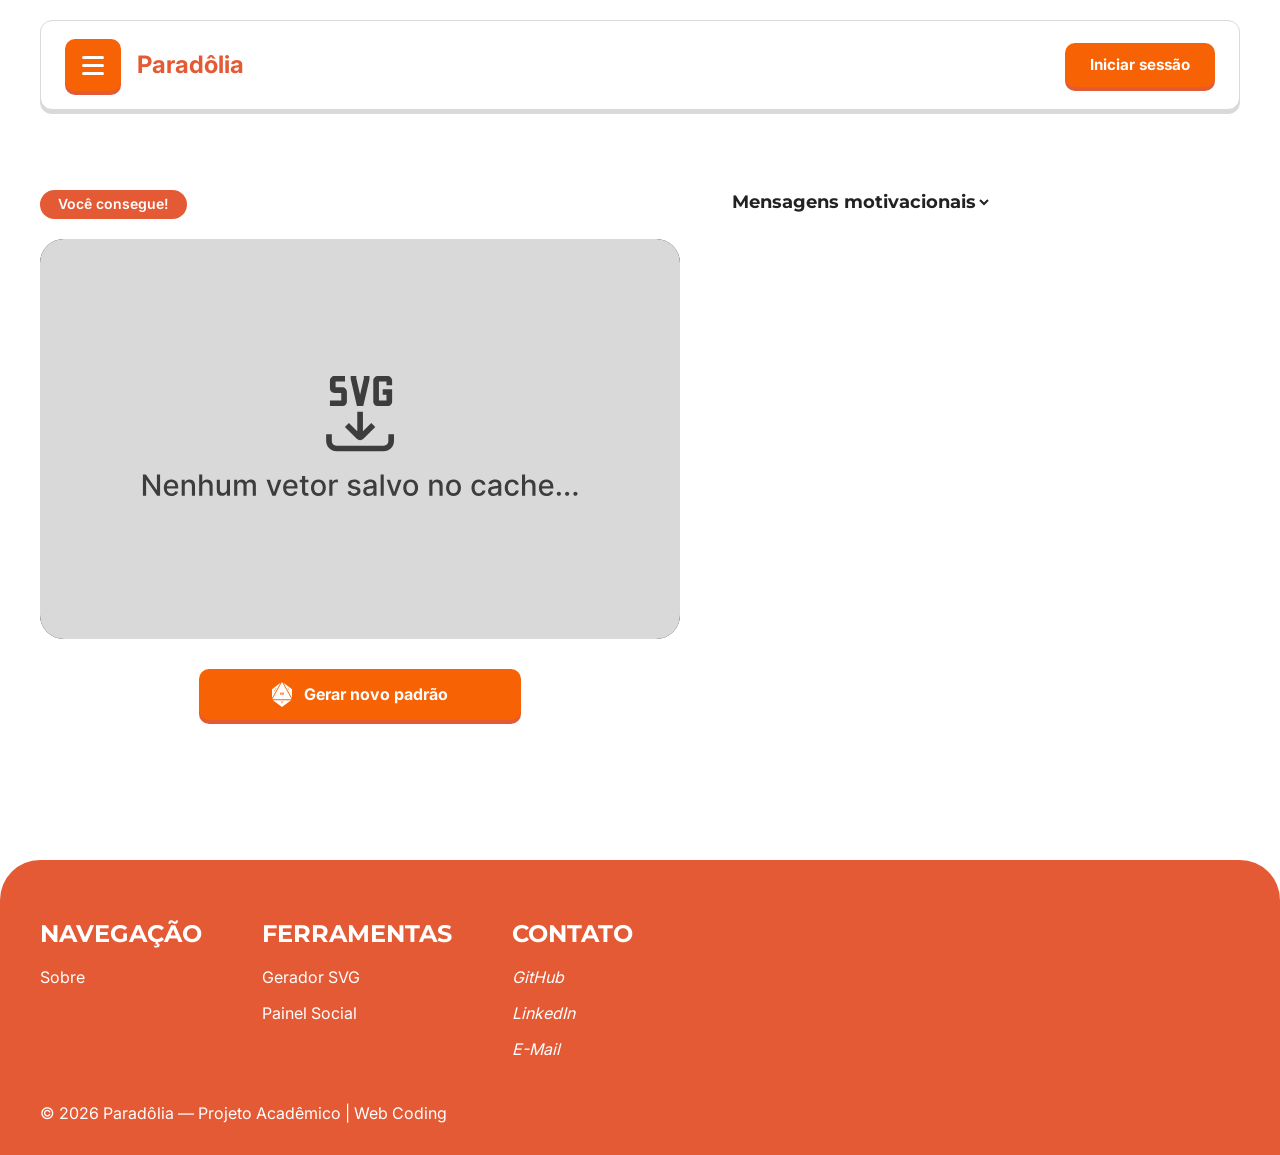
<file: home.html>
<!doctype html>
<html lang="pt-BR">
  <head>
    <meta charset="UTF-8" />
    <!--
                                                                        .-'''-.                        
                                                      _______         '   _    \  .–––.               
    _________   _...._                                \  ___ `'.    /   /` '.   \ |   |.––.           
    \        |.'      '-.                              ' |––.\  \  .   |     \  ' |   ||__|           
    \        .'```'.    '.          .-,.––.            | |    \  ' |   '      |  '|   |.––.           
      \      |       \    \   __    |  .-. |    __     | |     |  '\    \     / / |   ||  |    __     
      |     |        |    |.:––.'.  | |  | | .:––.'.   | |     |  | `.   ` ..' /  |   ||  | .:––.'.   
      |      \      /    ./ |   \ | | |  | |/ |   \ |  | |     ' .'    '-...-'`   |   ||  |/ |   \ |  
      |     |\`'-.-'   .' `" __ | | | |  '- `" __ | |  | |___.' /'                |   ||  |`" __ | |  
      |     | '-....-'`    .'.''| | | |      .'.''| | /_______.'/                 |   ||__| .'.''| |  
      .'     '.           / /   | |_| |     / /   | |_\_______|/                  '–––'    / /   | |_ 
    '––––––––––-'         \ \._,\ '/|_|     \ \._,\ '/                                     \ \._,\ '/ 
                            `––'  `"          `––'  `"                                       `––'  `"   
    Desenvolvido por: Marcondes Paixão / github@junior010101
    Versão: 1.0.0 (2026)
    Contato: marcondesjunior2209@gmail.com
    ========================================================
    "Algo que parece; é; mas não é"
    -->
    <!-- 
    Aqui jaz o mockup padrão de uma página proficional em HTML Living Standard (HTML5)
    (segundo a W3C: `https://validator.w3.org`) <^~^>/.
    -->
    <meta name="viewport" content="width=device-width, initial-scale=1.0" />

    <title>Paradôlia – Inspiração e Entropia Visual</title>
    <meta
      name="description"
      content="Destrave seu potencial criativo! Use o gerador de formas aleatórias do Paradôlia, encontre novos padrões e compartilhe suas interpretações na comunidade."
    />
    <meta name="robots" content="index, follow" />
    <link rel="canonical" href="https://paradolia.vercel.app/home.html" />
    <meta name="theme-color" content="#e45a35" />

    <!-- Open Graph meta tags -->
    <!--
    Essas tags servem para a incorporação do site em produção em redes sociais, exemplo:
    manda o link do `https://www.youtube.com` no meu privado do whatsapp (`tava pensando em colocar
    meu numero aqui entre parênteses mas lembrei que fica publico no github`), ele vai criar um card
    com o og:site_name e og:title, YouTube, e uma breve descrição (og:description), e mais importante,
    com um banner do seu site, sendo ele o og-card.png (og:image).
     -->
    <meta property="og:type" content="website" />
    <meta property="og:url" content="https://paradolia.vercel.app/home.html" />
    <meta property="og:site_name" content="Paradôlia" />
    <meta
      property="og:title"
      content="Paradôlia — Inspiração e Entropia Visual"
    />
    <meta
      property="og:description"
      content="Destrave seu potencial criativo! Use o gerador de formas aleatórias do Paradôlia e compartilhe suas interpretações."
    />
    <meta
      property="og:image"
      content="https://paradolia.vercel.app/og-card.png"
    />
    <meta
      property="og:image:secure_url"
      content="https://paradolia.vercel.app/og-card.png"
    />
    <meta property="og:image:type" content="image/png" />
    <meta property="og:image:width" content="1200" />
    <meta property="og:image:height" content="630" />

    <!-- 
    Meus icones (tem pra navegador lagado, pra atual, pra apple-touch e pra caso o navegador force
    modo escuro, tipo o opera-gx) 
    -->
    <link rel="icon" href="favicon.svg" type="image/svg+xml" sizes="any" />
    <link rel="icon" href="favicon-32x32.png" type="image/png" sizes="32x32" />
    <link rel="icon" href="favicon.webp" type="image/webp" sizes="48x48" />
    <link rel="apple-touch-icon" href="favicon-180x180.png" sizes="180x180" />
    <link rel="shortcut icon" href="favicon.ico" type="image/x-icon" />

    <!-- Aqui é a aba fontes e estilos -->
    <link
      rel="preload"
      href="/assets/fonts/Inter-VariableFont_opsz,wght.ttf"
      as="font"
      type="font/ttf"
      crossorigin="anonymous"
    />
    <link
      rel="preload"
      href="/assets/fonts/Montserrat-VariableFont_wght.ttf"
      as="font"
      type="font/ttf"
      crossorigin="anonymous"
    />

    <link rel="stylesheet" href="/styles/reset.css" />
    <link rel="stylesheet" href="/styles/fonts.css" />
    <link rel="stylesheet" href="/styles/styles.css" />

    <link rel="stylesheet" href="/styles/components/button.css" />
    <link rel="stylesheet" href="/styles/components/header.css" />
    <link rel="stylesheet" href="/styles/components/layout.css" />
    <link rel="stylesheet" href="/styles/components/sidebar.css" />
    <link rel="stylesheet" href="/styles/components/footer.css" />
    <link rel="stylesheet" href="/styles/components/auth-popup.css" />

    <link rel="stylesheet" href="/styles/pages/home/home-layout.css" />
    <link rel="stylesheet" href="/styles/pages/home/generator.css" />
    <link rel="stylesheet" href="/styles/pages/home/motivational-feed.css" />
  </head>
  <body>
    <header class="header header--home">
      <div class="header__brand-group">
        <button
          popovertarget="sidebar-menu"
          class="button header__button"
          aria-label="Abrir menu de navegação"
          aria-controls="sidebar-menu"
        >
          <span class="header__hamburger" aria-hidden="true">
            <span class="header__hamburger-line"></span>
            <span class="header__hamburger-line"></span>
            <span class="header__hamburger-line"></span>
          </span>
        </button>
        <span class="header__brand-title">Paradôlia</span>
      </div>
      <button
        type="button"
        popovertarget="login-popup"
        class="button header__login-button"
        aria-haspopup="dialog"
        aria-controls="login-popup"
      >
        Iniciar sessão
      </button>
    </header>
    <aside id="sidebar-menu" popover class="sidebar">
      <div class="sidebar__header">
        <img
          src="./assets/images/logotipo.svg"
          alt="Logotipo do Paradôlia"
          class="sidebar__logo"
          width="156"
          height="70"
        />
        <button
          popovertarget="sidebar-menu"
          popovertargetaction="hide"
          class="button sidebar__close-button"
          aria-label="Fechar menu de navegação"
        >
          <img
            src="./assets/icons/tab-icon.svg"
            alt=""
            class="sidebar__close-icon"
            aria-hidden="true"
            width="20"
            height="26"
          />
        </button>
      </div>
      <nav class="sidebar__nav" aria-label="Menu principal">
        <ul class="sidebar__list">
          <li class="sidebar__item">
            <a href="home.html" class="button sidebar__button">Inicio</a>
          </li>
          <li class="sidebar__item">
            <a href="feed.html" class="button sidebar__button">Social</a>
          </li>
          <li class="sidebar__item">
            <a href="about.html" class="button sidebar__button">Sobre</a>
          </li>
        </ul>
      </nav>
    </aside>
    <main class="main">
      <section class="section" aria-label="Gerador e Mensagens">
        <div class="section__container">
          <h1 class="visually-hidden">
            Paradôlia — Gerador de Entropia Visual e Inspiração
          </h1>
          <div class="home-layout">
            <div class="home-layout__column">
              <section class="generator">
                <h2 class="generator__badge">Você consegue!</h2>
                <div id="svg-generator" class="generator__canvas">
                  <img
                    src="./assets/images/fallback.svg"
                    alt="Padrão abstrato gerado com linhas coloridas entrelaçadas"
                    class="generator__image"
                    width="700"
                    height="440"
                    loading="eager"
                    fetchpriority="high"
                  />
                </div>
                <button
                  onclick="spawnPatternAndMessage()"
                  type="button"
                  class="button generator__button"
                >
                  <img
                    src="./assets/icons/dice-icon.svg"
                    alt=""
                    class="generator__button-icon"
                    aria-hidden="true"
                    width="20"
                    height="25"
                  />
                  <span class="generator__button-text">Gerar novo padrão</span>
                </button>
              </section>
            </div>
            <div class="home-layout__column">
              <section class="motivational-feed">
                <header class="motivational-feed__header">
                  <select class="motivational-feed__section-title">
                    <option
                      class="motivational-feed__section"
                      value="mensagens motivacionais"
                    >
                      Mensagens motivacionais
                    </option>
                  </select>
                </header>
                <div id="card-list" class="motivational-feed__list"></div>
              </section>
            </div>
          </div>
        </div>
      </section>
    </main>
    <footer class="footer footer--simple" id="footer">
      <div class="footer__section-container">
        <div class="footer__menus">
          <nav class="footer__section" aria-label="Navegação do Rodapé">
            <h3 class="footer__section-title">NAVEGAÇÃO</h3>
            <ul class="footer__list">
              <li class="footer__item">
                <a class="footer__link" href="about.html">Sobre</a>
              </li>
            </ul>
          </nav>
          <section class="footer__section">
            <h3 class="footer__section-title">FERRAMENTAS</h3>
            <ul class="footer__list">
              <li class="footer__item">
                <a class="footer__link" href="#">Gerador SVG</a>
              </li>
              <li class="footer__item">
                <a class="footer__link" href="feed.html">Painel Social</a>
              </li>
            </ul>
          </section>
          <section class="footer__section">
            <h3 class="footer__section-title">CONTATO</h3>
            <address class="footer__address">
              <ul class="footer__list">
                <li class="footer__item">
                  <a
                    class="footer__link"
                    href="https://github.com/Junior010101/Paradolia"
                    target="_blank"
                    rel="author noopener noreferrer"
                    >GitHub</a
                  >
                </li>
                <li class="footer__item">
                  <a
                    class="footer__link"
                    href="https://www.linkedin.com/in/junior010101"
                    target="_blank"
                    rel="author noopener noreferrer"
                    >LinkedIn</a
                  >
                </li>
                <li class="footer__item">
                  <a
                    class="footer__link"
                    href="mailto:Paradolia.Shared@gmail.com"
                    >E-Mail</a
                  >
                </li>
              </ul>
            </address>
          </section>
        </div>
      </div>
      <div class="footer__bottom">
        <p class="footer__copyright">
          © 2026 Paradôlia — Projeto Acadêmico | Web Coding
        </p>
      </div>
    </footer>
    <div
      id="login-popup"
      popover
      class="auth-popup"
      role="dialog"
      aria-labelledby="login-popup-title"
    >
      <button
        type="button"
        popovertarget="login-popup"
        popovertargetaction="hide"
        class="button auth-popup__close"
        aria-label="Fechar popup de login"
      >
        <img
          src="./assets/icons/close-icon.svg"
          alt=""
          class="auth-popup__close-icon"
          aria-hidden="true"
          width="30"
          height="36"
        />
      </button>
      <div class="auth-popup__content">
        <div class="auth-popup__header">
          <h2 id="login-popup-title" class="auth-popup__title">
            Ei, sabia que...
          </h2>
          <p class="auth-popup__subtitle">
            Só pode postar e comentar quem fez login, viu!
          </p>
        </div>
        <div class="auth-popup__body">
          <form class="auth-popup__form">
            <div class="auth-popup__field">
              <label class="auth-popup__label" for="login-popup-email"
                >Manda o e-mail:</label
              >
              <input
                id="login-popup-email"
                class="auth-popup__input"
                type="email"
                name="email"
                autocomplete="email"
                required
              />
            </div>
            <div class="auth-popup__field">
              <label class="auth-popup__label" for="login-popup-password"
                >Diz tua senha:</label
              >
              <input
                id="login-popup-password"
                class="auth-popup__input"
                type="password"
                name="password"
                autocomplete="current-password"
                required
              />
            </div>
            <button type="submit" class="button auth-popup__submit">
              Entrar
            </button>
          </form>
          <section
            class="auth-popup__signup"
            aria-labelledby="login-popup-signup-title"
          >
            <h3 id="login-popup-signup-title" class="auth-popup__signup-title">
              Não tem conta ainda?
            </h3>
            <p class="auth-popup__signup-description">
              Faça seu cadastro clicando aqui:
            </p>
            <button
              type="button"
              popovertarget="signup-popup"
              class="button auth-popup__signup-button"
              aria-haspopup="dialog"
              aria-controls="signup-popup"
            >
              Fazer cadastro
            </button>
          </section>
        </div>
      </div>
    </div>

    <div
      id="signup-popup"
      popover
      class="auth-popup auth-popup--signup"
      role="dialog"
      aria-labelledby="signup-popup-title"
    >
      <button
        type="button"
        popovertarget="signup-popup"
        popovertargetaction="hide"
        class="button auth-popup__close"
        aria-label="Fechar popup de cadastro"
      >
        <img
          src="./assets/icons/close-icon.svg"
          alt=""
          class="auth-popup__close-icon"
          aria-hidden="true"
          width="30"
          height="36"
        />
      </button>
      <div class="auth-popup__content">
        <div class="auth-popup__header">
          <h2 id="signup-popup-title" class="auth-popup__title">Cadastre-se</h2>
          <p class="auth-popup__subtitle">
            Bora lá, preencha o formulário abaixo:
          </p>
        </div>
        <div class="auth-popup__body">
          <form class="auth-popup__form">
            <div class="auth-popup__field">
              <label class="auth-popup__label" for="signup-popup-username"
                >Crie um nome legal para seu usuário:</label
              >
              <input
                id="signup-popup-username"
                class="auth-popup__input"
                type="text"
                name="username"
                autocomplete="username"
                required
              />
            </div>
            <div class="auth-popup__field">
              <label class="auth-popup__label" for="signup-popup-email"
                >Manda o e-mail:</label
              >
              <input
                id="signup-popup-email"
                class="auth-popup__input"
                type="email"
                name="email"
                autocomplete="email"
                required
              />
            </div>
            <div class="auth-popup__field">
              <label class="auth-popup__label" for="signup-popup-password"
                >Cria tua senha:</label
              >
              <input
                id="signup-popup-password"
                class="auth-popup__input"
                type="password"
                name="password"
                autocomplete="new-password"
                required
              />
            </div>
            <div class="auth-popup__field">
              <label class="auth-popup__label" for="signup-popup-confirm"
                >Confirma tua senha:</label
              >
              <input
                id="signup-popup-confirm"
                class="auth-popup__input"
                type="password"
                name="confirm-password"
                autocomplete="new-password"
                required
              />
            </div>
            <button
              type="button"
              popovertarget="email-auth-popup"
              class="button auth-popup__submit"
              aria-haspopup="dialog"
              aria-controls="email-auth-popup"
            >
              Cadastrar
            </button>
          </form>
        </div>
      </div>
    </div>

    <div
      id="email-auth-popup"
      popover
      class="auth-popup auth-popup--email-auth"
      role="dialog"
      aria-labelledby="email-auth-popup-title"
    >
      <button
        type="button"
        popovertarget="email-auth-popup"
        popovertargetaction="hide"
        class="button auth-popup__close"
        aria-label="Fechar popup de autenticação"
      >
        <img
          src="./assets/icons/close-icon.svg"
          alt=""
          class="auth-popup__close-icon"
          aria-hidden="true"
          width="30"
          height="36"
        />
      </button>
      <div class="auth-popup__content">
        <div class="auth-popup__header">
          <h2 id="email-auth-popup-title" class="auth-popup__title">
            Let's Go!
          </h2>
          <p class="auth-popup__subtitle">
            Chegou um código em seu email, tem como colocar aqui?
          </p>
        </div>
        <div class="auth-popup__body">
          <form class="auth-popup__form">
            <div class="auth-popup__field">
              <label class="auth-popup__label" for="email-auth-popup-code"
                >Inserir código de autenticação:</label
              >
              <input
                id="email-auth-popup-code"
                class="auth-popup__input"
                type="text"
                name="code"
                autocomplete="one-time-code"
                inputmode="numeric"
                required
              />
            </div>
            <button type="submit" class="button auth-popup__submit">
              Entrar
            </button>
          </form>
        </div>
      </div>
    </div>
    <script defer src="/scripts/trigger-auto-reply.js"></script>
    <script defer src="/client/config.js"></script>
    <script defer src="/client/fetch-vector.js"></script>
    <script defer src="/scripts/render-vector.js"></script>
    <script defer src="/client/fetch-auto-reply.js"></script>
    <script defer src="/scripts/render-auto-reply.js"></script>
  </body>
</html>
</file>
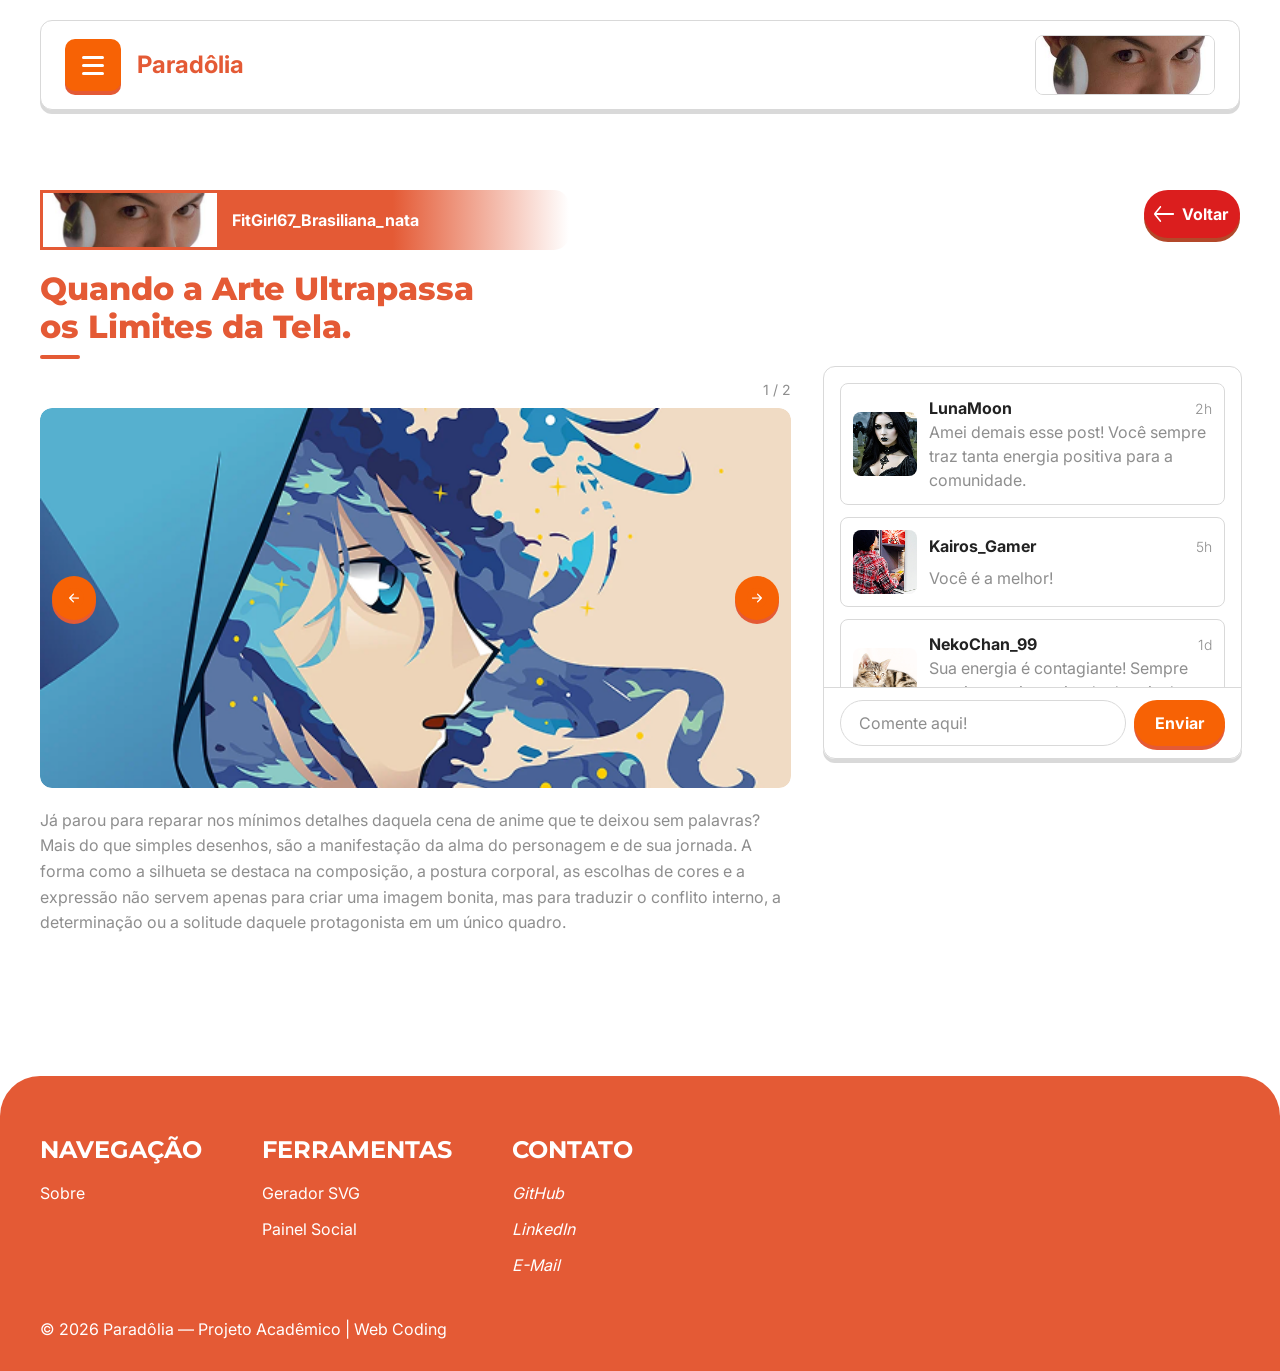
<file: post-body-1.html>
<!doctype html>
<html lang="pt-BR">
  <head>
    <meta charset="UTF-8" />
    <!--
                                                                        .-'''-.                        
                                                      _______         '   _    \  .–––.               
    _________   _...._                                \  ___ `'.    /   /` '.   \ |   |.––.           
    \        |.'      '-.                              ' |––.\  \  .   |     \  ' |   ||__|           
    \        .'```'.    '.          .-,.––.            | |    \  ' |   '      |  '|   |.––.           
      \      |       \    \   __    |  .-. |    __     | |     |  '\    \     / / |   ||  |    __     
      |     |        |    |.:––.'.  | |  | | .:––.'.   | |     |  | `.   ` ..' /  |   ||  | .:––.'.   
      |      \      /    ./ |   \ | | |  | |/ |   \ |  | |     ' .'    '-...-'`   |   ||  |/ |   \ |  
      |     |\`'-.-'   .' `" __ | | | |  '- `" __ | |  | |___.' /'                |   ||  |`" __ | |  
      |     | '-....-'`    .'.''| | | |      .'.''| | /_______.'/                 |   ||__| .'.''| |  
      .'     '.           / /   | |_| |     / /   | |_\_______|/                  '–––'    / /   | |_ 
    '––––––––––-'         \ \._,\ '/|_|     \ \._,\ '/                                     \ \._,\ '/ 
                            `––'  `"          `––'  `"                                       `––'  `"   
    Desenvolvido por: Marcondes Paixão / github@junior010101
    Versão: 1.0.0 (2026)
    Contato: marcondesjunior2209@gmail.com
    ========================================================
    "Algo que parece; é; mas não é"
    -->
    <!-- 
    Aqui jaz o mockup padrão de uma página proficional em HTML Living Standard (HTML5)
    (segundo a W3C: `https://validator.w3.org`) <^~^>/.
    -->
    <meta name="viewport" content="width=device-width, initial-scale=1.0" />

    <title>Quando a Arte Ultrapassa os Limites da Tela. – Paradôlia</title>
    <meta
      name="description"
      content="Já parou para reparar nos mínimos detalhes daquela cena de anime que te deixou sem palavras? Mais do que simples desenhos, são a manifestação da alma do personagem e de sua jornada. A forma como a silhueta se destaca na composição, a postura corporal, as escolhas de cores e a expressão não servem apenas para criar uma imagem bonita, mas para traduzir o conflito interno, a determinação ou a solitude daquele protagonista em um único quadro."
    />
    <meta name="robots" content="noindex, nofollow" />
    <link
      rel="canonical"
      href="https://paradolia.vercel.app/post-body-1.html"
    />
    <meta name="theme-color" content="#222222" />

    <!-- Open Graph meta tags -->
    <!--
    Essas tags servem para a incorporação do site em produção em redes sociais, exemplo:
    manda o link do `https://www.youtube.com` no meu privado do whatsapp (`tava pensando em colocar
    meu numero aqui entre parênteses mas lembrei que fica publico no github`), ele vai criar um card
    com o og:site_name e og:title, YouTube, e uma breve descrição (og:description), e mais importante,
    com um banner do seu site, sendo ele o og-card.png (og:image).
     -->
    <meta property="og:type" content="website" />
    <meta
      property="og:url"
      content="https://paradolia.vercel.app/post-body-1.html"
    />
    <meta property="og:site_name" content="Paradôlia" />
    <meta
      property="og:title"
      content="Quando a Arte Ultrapassa os Limites da Tela. – Paradôlia"
    />
    <meta
      property="og:description"
      content="Já parou para reparar nos mínimos detalhes daquela cena de anime que te deixou sem palavras? Mais do que simples desenhos, são a manifestação da alma do personagem e de sua jornada. A forma como a silhueta se destaca na composição, a postura corporal, as escolhas de cores e a expressão não servem apenas para criar uma imagem bonita, mas para traduzir o conflito interno, a determinação ou a solitude daquele protagonista em um único quadro."
    />
    <meta
      property="og:image"
      content="https://paradolia.vercel.app/og-card.png"
    />
    <meta
      property="og:image:secure_url"
      content="https://paradolia.vercel.app/og-card.png"
    />
    <meta property="og:image:type" content="image/png" />
    <meta property="og:image:width" content="1200" />
    <meta property="og:image:height" content="630" />

    <!-- 
    Meus icones (tem pra navegador lagado, pra atual, pra apple-touch e pra caso o navegador force
    modo escuro, tipo o opera-gx) 
    -->
    <link rel="icon" href="favicon.svg" type="image/svg+xml" sizes="any" />
    <link rel="icon" href="favicon-32x32.png" type="image/png" sizes="32x32" />
    <link rel="icon" href="favicon.webp" type="image/webp" sizes="48x48" />
    <link rel="apple-touch-icon" href="favicon-180x180.png" sizes="180x180" />
    <link rel="shortcut icon" href="favicon.ico" type="image/x-icon" />

    <!-- Aqui é a aba fontes e estilos -->
    <link
      rel="preload"
      href="/assets/fonts/Inter-VariableFont_opsz,wght.ttf"
      as="font"
      type="font/ttf"
      crossorigin="anonymous"
    />
    <link
      rel="preload"
      href="/assets/fonts/Montserrat-VariableFont_wght.ttf"
      as="font"
      type="font/ttf"
      crossorigin="anonymous"
    />

    <link rel="stylesheet" href="/styles/reset.css" />
    <link rel="stylesheet" href="/styles/fonts.css" />
    <link rel="stylesheet" href="/styles/styles.css" />

    <link rel="stylesheet" href="/styles/components/button.css" />
    <link rel="stylesheet" href="/styles/components/header.css" />
    <link rel="stylesheet" href="/styles/components/layout.css" />
    <link rel="stylesheet" href="/styles/components/sidebar.css" />
    <link rel="stylesheet" href="/styles/components/footer.css" />
    <link rel="stylesheet" href="/styles/components/perfil-popup.css" />

    <link rel="stylesheet" href="/styles/pages/post/post-layout.css" />
    <link rel="stylesheet" href="/styles/pages/post/post-content.css" />
    <link rel="stylesheet" href="/styles/pages/post/post-comments.css" />
  </head>
  <body>
    <header class="header header--home">
      <div class="header__brand-group">
        <button
          popovertarget="sidebar-menu"
          class="button header__button"
          aria-label="Abrir menu de navegação"
          aria-controls="sidebar-menu"
        >
          <span class="header__hamburger" aria-hidden="true">
            <span class="header__hamburger-line"></span>
            <span class="header__hamburger-line"></span>
            <span class="header__hamburger-line"></span>
          </span>
        </button>
        <span class="header__brand-title">Paradôlia</span>
      </div>
      <button
        type="button"
        popovertarget="perfil-popup"
        class="header__user-button"
        aria-label="Abrir perfil do usuário"
        aria-haspopup="dialog"
        aria-controls="perfil-popup"
      >
        <img
          src="./assets/images/fitgirl-perfil.png"
          alt="Foto de perfil do usuário"
          class="header__user-avatar"
          width="180"
          height="60"
          loading="eager"
          fetchpriority="high"
        />
      </button>
    </header>
    <aside id="sidebar-menu" popover class="sidebar">
      <div class="sidebar__header">
        <img
          src="./assets/images/logotipo.svg"
          alt="Logotipo do Paradôlia"
          class="sidebar__logo"
          width="156"
          height="70"
        />
        <button
          popovertarget="sidebar-menu"
          popovertargetaction="hide"
          class="button sidebar__close-button"
          aria-label="Fechar menu de navegação"
        >
          <img
            src="./assets/icons/tab-icon.svg"
            alt=""
            class="sidebar__close-icon"
            aria-hidden="true"
            width="20"
            height="26"
          />
        </button>
      </div>
      <nav class="sidebar__nav" aria-label="Menu principal">
        <ul class="sidebar__list">
          <li class="sidebar__item">
            <a href="home.html" class="button sidebar__button">Inicio</a>
          </li>
          <li class="sidebar__item">
            <a href="feed.html" class="button sidebar__button">Social</a>
          </li>
          <li class="sidebar__item">
            <a href="about.html" class="button sidebar__button">Sobre</a>
          </li>
        </ul>
      </nav>
    </aside>
    <main class="main">
      <section class="section" aria-label="Corpo do Post">
        <div class="section__container">
          <div class="post-layout">
            <div class="post-layout__back">
              <a
                href="feed.html"
                class="button post-back-button"
                aria-label="Voltar ao feed"
              >
                <img
                  src="./assets/icons/seta-icon.svg"
                  alt=""
                  class="post-back-button__icon"
                  aria-hidden="true"
                  width="20"
                  height="20"
                />
                Voltar
              </a>
            </div>
            <div class="post-layout__content">
              <article class="post-content">
                <div class="post-content__author">
                  <img
                    src="./assets/images/fitgirl-perfil.png"
                    alt="Avatar de FitGirl67_Brasiliana_nata"
                    class="post-content__author-avatar"
                    width="64"
                    height="64"
                    loading="eager"
                    fetchpriority="high"
                  />
                  <span class="post-content__author-name"
                    >FitGirl67_Brasiliana_nata</span
                  >
                </div>
                <div class="post-content__heading">
                  <h1 class="post-content__title">
                    Quando a Arte Ultrapassa os Limites da Tela.
                  </h1>
                  <span
                    class="post-content__title-underline"
                    aria-hidden="true"
                  ></span>
                </div>
                <div
                  class="post-content__gallery"
                  aria-label="Galeria de imagens do post"
                >
                  <span class="post-content__gallery-counter">1 / 2</span>
                  <div class="post-content__carousel">
                    <div
                      class="post-content__slides"
                      role="list"
                      aria-label="Imagens do post"
                    >
                      <div
                        class="post-content__slide"
                        id="slide-1"
                        role="listitem"
                      >
                        <img
                          src="./assets/images/card-do-feed-1.png"
                          alt="Uma ilustração digital em estilo anime de uma pessoa de perfil usando um capuz azul. O cabelo dela flui como ondas do mar e é preenchido com um padrão de água azul em várias tonalidades e pequenas estrelas brilhantes, contra um fundo bege claro uniforme."
                          class="post-content__slide-image"
                          width="640"
                          height="380"
                          loading="eager"
                          fetchpriority="high"
                        />
                      </div>
                      <div
                        class="post-content__slide"
                        id="slide-2"
                        role="listitem"
                      >
                        <img
                          src="./assets/images/card-do-feed-1-2.png"
                          alt="Fotografia de um caderno de desenho aberto sobre uma mesa de madeira. A página direita mostra um esboço a lápis e lápis de cor do mesmo personagem de perfil com capuz e cabelo de ondas, incluindo anotações escritas como 'Stars here' (Estrelas aqui)."
                          class="post-content__slide-image"
                          width="640"
                          height="380"
                          loading="lazy"
                        />
                      </div>
                    </div>
                    <a
                      href="#slide-1"
                      class="button post-content__carousel-btn post-content__carousel-btn--prev"
                      aria-label="Imagem anterior"
                    >
                      <img
                        src="./assets/icons/seta-laranja-icon.svg"
                        alt=""
                        class="post-content__carousel-btn-icon"
                        aria-hidden="true"
                        width="20"
                        height="20"
                      />
                    </a>
                    <a
                      href="#slide-2"
                      class="button post-content__carousel-btn post-content__carousel-btn--next"
                      aria-label="Próxima imagem"
                    >
                      <img
                        src="./assets/icons/seta-laranja-icon.svg"
                        alt=""
                        class="post-content__carousel-btn-icon"
                        aria-hidden="true"
                        width="20"
                        height="20"
                      />
                    </a>
                  </div>
                </div>
                <p class="post-content__caption">
                  Já parou para reparar nos mínimos detalhes daquela cena de
                  anime que te deixou sem palavras? Mais do que simples
                  desenhos, são a manifestação da alma do personagem e de sua
                  jornada. A forma como a silhueta se destaca na composição, a
                  postura corporal, as escolhas de cores e a expressão não
                  servem apenas para criar uma imagem bonita, mas para traduzir
                  o conflito interno, a determinação ou a solitude daquele
                  protagonista em um único quadro.
                </p>
              </article>
            </div>

            <div class="post-layout__comments">
              <section class="post-comments" aria-label="Comentários do post">
                <ul class="post-comments__list">
                  <li class="post-comments__item">
                    <img
                      src="./assets/images/lunamoon-perfil.png"
                      alt="Avatar de LunaMoon"
                      class="post-comments__avatar"
                      width="64"
                      height="64"
                      loading="lazy"
                    />
                    <span class="post-comments__username">LunaMoon</span>
                    <time class="post-comments__time" datetime="PT2H">2h</time>
                    <p class="post-comments__text">
                      Amei demais esse post! Você sempre traz tanta energia
                      positiva para a comunidade.
                    </p>
                  </li>
                  <li class="post-comments__item">
                    <img
                      src="./assets/images/keirosgamer-perfil.png"
                      alt="Avatar de Kairos_Gamer"
                      class="post-comments__avatar"
                      width="64"
                      height="64"
                      loading="lazy"
                    />
                    <span class="post-comments__username">Kairos_Gamer</span>
                    <time class="post-comments__time" datetime="PT5H">5h</time>
                    <p class="post-comments__text">Você é a melhor!</p>
                  </li>
                  <li class="post-comments__item">
                    <img
                      src="./assets/images/nekochan-perfil.png"
                      alt="Avatar de NekoChan_99"
                      class="post-comments__avatar"
                      width="64"
                      height="64"
                      loading="lazy"
                    />
                    <span class="post-comments__username">NekoChan_99</span>
                    <time class="post-comments__time" datetime="P1D">1d</time>
                    <p class="post-comments__text">
                      Sua energia é contagiante! Sempre me sinto mais motivada
                      depois de ver seus posts.
                    </p>
                  </li>
                </ul>
                <form
                  class="post-comments__form"
                  action="#"
                  aria-label="Adicionar comentário"
                >
                  <input
                    class="post-comments__input"
                    type="text"
                    name="comentario"
                    placeholder="Comente aqui!"
                    aria-label="Escreva seu comentário"
                  />
                  <button type="button" class="button post-comments__submit">
                    Enviar
                  </button>
                </form>
              </section>
            </div>
          </div>
        </div>
      </section>
    </main>
    <footer class="footer footer--simple" id="footer">
      <div class="footer__section-container">
        <div class="footer__menus">
          <nav class="footer__section" aria-label="Navegação do Rodapé">
            <h3 class="footer__section-title">NAVEGAÇÃO</h3>
            <ul class="footer__list">
              <li class="footer__item">
                <a class="footer__link" href="about.html">Sobre</a>
              </li>
            </ul>
          </nav>
          <section class="footer__section">
            <h3 class="footer__section-title">FERRAMENTAS</h3>
            <ul class="footer__list">
              <li class="footer__item">
                <a class="footer__link" href="home.html">Gerador SVG</a>
              </li>
              <li class="footer__item">
                <a class="footer__link" href="feed.html">Painel Social</a>
              </li>
            </ul>
          </section>
          <section class="footer__section">
            <h3 class="footer__section-title">CONTATO</h3>
            <address class="footer__address">
              <ul class="footer__list">
                <li class="footer__item">
                  <a
                    class="footer__link"
                    href="https://github.com/Junior010101/Paradolia"
                    target="_blank"
                    rel="author noopener noreferrer"
                    >GitHub</a
                  >
                </li>
                <li class="footer__item">
                  <a
                    class="footer__link"
                    href="https://www.linkedin.com/in/junior010101"
                    target="_blank"
                    rel="author noopener noreferrer"
                    >LinkedIn</a
                  >
                </li>
                <li class="footer__item">
                  <a
                    class="footer__link"
                    href="mailto:Paradolia.Shared@gmail.com"
                    >E-Mail</a
                  >
                </li>
              </ul>
            </address>
          </section>
        </div>
      </div>
      <div class="footer__bottom">
        <p class="footer__copyright">
          © 2026 Paradôlia — Projeto Acadêmico | Web Coding
        </p>
      </div>
    </footer>

    <div
      id="perfil-popup"
      popover
      class="perfil-popup"
      role="dialog"
      aria-labelledby="perfil-popup-title"
    >
      <button
        type="button"
        popovertarget="perfil-popup"
        popovertargetaction="hide"
        class="button perfil-popup__close"
        aria-label="Fechar popup de perfil"
      >
        <img
          src="./assets/icons/close-icon.svg"
          alt=""
          class="perfil-popup__close-icon"
          aria-hidden="true"
          width="44"
          height="53"
        />
      </button>
      <div class="perfil-popup__content">
        <h2 id="perfil-popup-title" class="visually-hidden">
          Perfil do usuário
        </h2>
        <label class="perfil-popup__upload">
          <input
            class="perfil-popup__upload-input visually-hidden"
            type="file"
            name="profile-image"
            accept="image/*"
          />
          <img
            src="./assets/images/fitgirl-perfil.png"
            alt="Foto de perfil atual do usuário"
            class="perfil-popup__image"
            width="807"
            height="229"
          />
          <span class="perfil-popup__upload-text"
            >Clique aqui mudar a imagem</span
          >
        </label>
        <div class="perfil-popup__profile">
          <h3 class="perfil-popup__username">FitGirl67_Brasiliana_nata</h3>
          <button
            type="button"
            class="button perfil-popup__edit"
            aria-label="Editar nome de usuário"
          >
            Editar
          </button>
        </div>
        <section
          class="perfil-popup__about"
          aria-labelledby="perfil-popup-about-title"
        >
          <div class="perfil-popup__about-head">
            <h3 id="perfil-popup-about-title" class="perfil-popup__about-title">
              Sobre
            </h3>
            <button
              type="button"
              class="button perfil-popup__edit"
              aria-label="Editar a seção Sobre"
            >
              Editar
            </button>
          </div>
          <p class="perfil-popup__bio">
            Tunts... Turururu... TUNTS... Turururu... PAN!
          </p>
        </section>
        <a href="#" class="perfil-popup__community">Perfil da comunidade</a>
      </div>
    </div>
  </body>
</html>
</file>
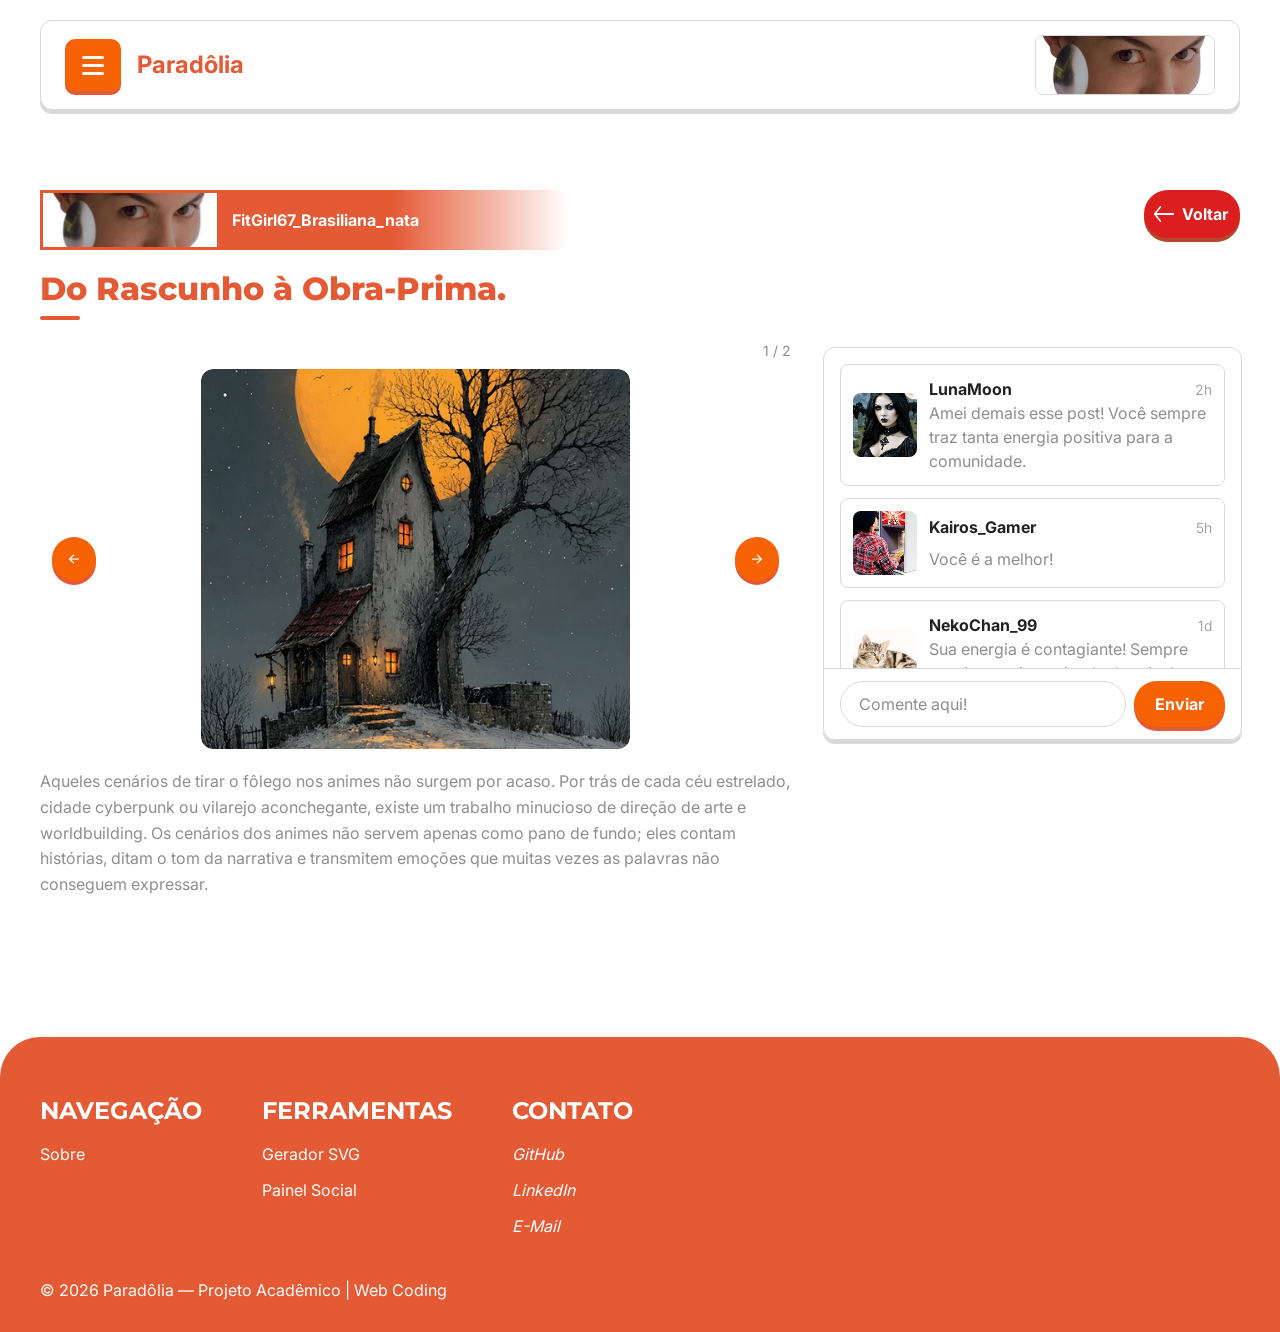
<file: post-body-2.html>
<!doctype html>
<html lang="pt-BR">
  <head>
    <meta charset="UTF-8" />
    <!--
                                                                        .-'''-.                        
                                                      _______         '   _    \  .–––.               
    _________   _...._                                \  ___ `'.    /   /` '.   \ |   |.––.           
    \        |.'      '-.                              ' |––.\  \  .   |     \  ' |   ||__|           
    \        .'```'.    '.          .-,.––.            | |    \  ' |   '      |  '|   |.––.           
      \      |       \    \   __    |  .-. |    __     | |     |  '\    \     / / |   ||  |    __     
      |     |        |    |.:––.'.  | |  | | .:––.'.   | |     |  | `.   ` ..' /  |   ||  | .:––.'.   
      |      \      /    ./ |   \ | | |  | |/ |   \ |  | |     ' .'    '-...-'`   |   ||  |/ |   \ |  
      |     |\`'-.-'   .' `" __ | | | |  '- `" __ | |  | |___.' /'                |   ||  |`" __ | |  
      |     | '-....-'`    .'.''| | | |      .'.''| | /_______.'/                 |   ||__| .'.''| |  
      .'     '.           / /   | |_| |     / /   | |_\_______|/                  '–––'    / /   | |_ 
    '––––––––––-'         \ \._,\ '/|_|     \ \._,\ '/                                     \ \._,\ '/ 
                            `––'  `"          `––'  `"                                       `––'  `"   
    Desenvolvido por: Marcondes Paixão / github@junior010101
    Versão: 1.0.0 (2026)
    Contato: marcondesjunior2209@gmail.com
    ========================================================
    "Algo que parece; é; mas não é"
    -->
    <!-- 
    Aqui jaz o mockup padrão de uma página proficional em HTML Living Standard (HTML5)
    (segundo a W3C: `https://validator.w3.org`) <^~^>/.
    -->
    <meta name="viewport" content="width=device-width, initial-scale=1.0" />

    <title>Do Rascunho à Obra-Prima. – Paradôlia</title>
    <meta
      name="description"
      content="Aqueles cenários de tirar o fôlego nos animes não surgem por acaso. Por trás de cada céu estrelado, cidade cyberpunk ou vilarejo aconchegante, existe um trabalho minucioso de direção de arte e worldbuilding. Os cenários dos animes não servem apenas como pano de fundo; eles contam histórias, ditam o tom da narrativa e transmitem emoções que muitas vezes as palavras não conseguem expressar."
    />
    <meta name="robots" content="noindex, nofollow" />
    <link
      rel="canonical"
      href="https://paradolia.vercel.app/post-body-2.html"
    />
    <meta name="theme-color" content="#222222" />

    <!-- Open Graph meta tags -->
    <!--
    Essas tags servem para a incorporação do site em produção em redes sociais, exemplo:
    manda o link do `https://www.youtube.com` no meu privado do whatsapp (`tava pensando em colocar
    meu numero aqui entre parênteses mas lembrei que fica publico no github`), ele vai criar um card
    com o og:site_name e og:title, YouTube, e uma breve descrição (og:description), e mais importante,
    com um banner do seu site, sendo ele o og-card.png (og:image).
     -->
    <meta property="og:type" content="website" />
    <meta
      property="og:url"
      content="https://paradolia.vercel.app/post-body-2.html"
    />
    <meta property="og:site_name" content="Paradôlia" />
    <meta property="og:title" content="Do Rascunho à Obra-Prima. – Paradôlia" />
    <meta
      property="og:description"
      content="Aqueles cenários de tirar o fôlego nos animes não surgem por acaso. Por trás de cada céu estrelado, cidade cyberpunk ou vilarejo aconchegante, existe um trabalho minucioso de direção de arte e worldbuilding. Os cenários dos animes não servem apenas como pano de fundo; eles contam histórias, ditam o tom da narrativa e transmitem emoções que muitas vezes as palavras não conseguem expressar."
    />
    <meta
      property="og:image"
      content="https://paradolia.vercel.app/og-card.png"
    />
    <meta
      property="og:image:secure_url"
      content="https://paradolia.vercel.app/og-card.png"
    />
    <meta property="og:image:type" content="image/png" />
    <meta property="og:image:width" content="1200" />
    <meta property="og:image:height" content="630" />

    <!-- 
    Meus icones (tem pra navegador lagado, pra atual, pra apple-touch e pra caso o navegador force
    modo escuro, tipo o opera-gx) 
    -->
    <link rel="icon" href="favicon.svg" type="image/svg+xml" sizes="any" />
    <link rel="icon" href="favicon-32x32.png" type="image/png" sizes="32x32" />
    <link rel="icon" href="favicon.webp" type="image/webp" sizes="48x48" />
    <link rel="apple-touch-icon" href="favicon-180x180.png" sizes="180x180" />
    <link rel="shortcut icon" href="favicon.ico" type="image/x-icon" />

    <!-- Aqui é a aba fontes e estilos -->
    <link
      rel="preload"
      href="/assets/fonts/Inter-VariableFont_opsz,wght.ttf"
      as="font"
      type="font/ttf"
      crossorigin="anonymous"
    />
    <link
      rel="preload"
      href="/assets/fonts/Montserrat-VariableFont_wght.ttf"
      as="font"
      type="font/ttf"
      crossorigin="anonymous"
    />

    <link rel="stylesheet" href="/styles/reset.css" />
    <link rel="stylesheet" href="/styles/fonts.css" />
    <link rel="stylesheet" href="/styles/styles.css" />

    <link rel="stylesheet" href="/styles/components/button.css" />
    <link rel="stylesheet" href="/styles/components/header.css" />
    <link rel="stylesheet" href="/styles/components/layout.css" />
    <link rel="stylesheet" href="/styles/components/sidebar.css" />
    <link rel="stylesheet" href="/styles/components/footer.css" />
    <link rel="stylesheet" href="/styles/components/perfil-popup.css" />

    <link rel="stylesheet" href="/styles/pages/post/post-layout.css" />
    <link rel="stylesheet" href="/styles/pages/post/post-content.css" />
    <link rel="stylesheet" href="/styles/pages/post/post-comments.css" />
  </head>
  <body>
    <header class="header header--home">
      <div class="header__brand-group">
        <button
          popovertarget="sidebar-menu"
          class="button header__button"
          aria-label="Abrir menu de navegação"
          aria-controls="sidebar-menu"
        >
          <span class="header__hamburger" aria-hidden="true">
            <span class="header__hamburger-line"></span>
            <span class="header__hamburger-line"></span>
            <span class="header__hamburger-line"></span>
          </span>
        </button>
        <span class="header__brand-title">Paradôlia</span>
      </div>
      <button
        type="button"
        popovertarget="perfil-popup"
        class="header__user-button"
        aria-label="Abrir perfil do usuário"
        aria-haspopup="dialog"
        aria-controls="perfil-popup"
      >
        <img
          src="./assets/images/fitgirl-perfil.png"
          alt="Foto de perfil do usuário"
          class="header__user-avatar"
          width="180"
          height="60"
          loading="eager"
          fetchpriority="high"
        />
      </button>
    </header>
    <aside id="sidebar-menu" popover class="sidebar">
      <div class="sidebar__header">
        <img
          src="./assets/images/logotipo.svg"
          alt="Logotipo do Paradôlia"
          class="sidebar__logo"
          width="156"
          height="70"
        />
        <button
          popovertarget="sidebar-menu"
          popovertargetaction="hide"
          class="button sidebar__close-button"
          aria-label="Fechar menu de navegação"
        >
          <img
            src="./assets/icons/tab-icon.svg"
            alt=""
            class="sidebar__close-icon"
            aria-hidden="true"
            width="20"
            height="26"
          />
        </button>
      </div>
      <nav class="sidebar__nav" aria-label="Menu principal">
        <ul class="sidebar__list">
          <li class="sidebar__item">
            <a href="home.html" class="button sidebar__button">Inicio</a>
          </li>
          <li class="sidebar__item">
            <a href="feed.html" class="button sidebar__button">Social</a>
          </li>
          <li class="sidebar__item">
            <a href="about.html" class="button sidebar__button">Sobre</a>
          </li>
        </ul>
      </nav>
    </aside>
    <main class="main">
      <section class="section" aria-label="Corpo do Post">
        <div class="section__container">
          <div class="post-layout">
            <div class="post-layout__back">
              <a
                href="feed.html"
                class="button post-back-button"
                aria-label="Voltar ao feed"
              >
                <img
                  src="./assets/icons/seta-icon.svg"
                  alt=""
                  class="post-back-button__icon"
                  aria-hidden="true"
                  width="20"
                  height="20"
                />
                Voltar
              </a>
            </div>
            <div class="post-layout__content">
              <article class="post-content">
                <div class="post-content__author">
                  <img
                    src="./assets/images/fitgirl-perfil.png"
                    alt="Avatar de FitGirl67_Brasiliana_nata"
                    class="post-content__author-avatar"
                    width="64"
                    height="64"
                    loading="eager"
                    fetchpriority="high"
                  />
                  <span class="post-content__author-name"
                    >FitGirl67_Brasiliana_nata</span
                  >
                </div>
                <div class="post-content__heading">
                  <h1 class="post-content__title">Do Rascunho à Obra-Prima.</h1>
                  <span
                    class="post-content__title-underline"
                    aria-hidden="true"
                  ></span>
                </div>
                <div
                  class="post-content__gallery"
                  aria-label="Galeria de imagens do post"
                >
                  <span class="post-content__gallery-counter">1 / 2</span>
                  <div class="post-content__carousel">
                    <div
                      class="post-content__slides"
                      role="list"
                      aria-label="Imagens do post"
                    >
                      <div
                        class="post-content__slide"
                        id="slide-1"
                        role="listitem"
                      >
                        <img
                          src="./assets/images/card-do-feed-2.png"
                          alt="Ilustração digital de uma casa rústica de pedra em uma colina coberta de neve à noite. Ao lado da casa há uma grande árvore sem folhas. As janelas emitam uma luz alaranjada acolhedora e uma grande lua cheia alaranjada ilumina o céu estrelado ao fundo."
                          class="post-content__slide-image"
                          width="640"
                          height="380"
                          loading="eager"
                          fetchpriority="high"
                        />
                      </div>
                      <div
                        class="post-content__slide"
                        id="slide-2"
                        role="listitem"
                      >
                        <img
                          src="./assets/images/card-do-feed-2-2.png"
                          alt="Desenho feito à mão em papel de bloco de croqui mostrando o rascunho de uma casa rústica e uma árvore sem folhas, com detalhes em lápis e aquarela alaranjada suave na lua. Ao redor do papel, estão dispostos dois lápis, uma borracha e um pincel de pintura."
                          class="post-content__slide-image"
                          width="640"
                          height="380"
                          loading="lazy"
                        />
                      </div>
                    </div>
                    <a
                      href="#slide-1"
                      class="button post-content__carousel-btn post-content__carousel-btn--prev"
                      aria-label="Imagem anterior"
                    >
                      <img
                        src="./assets/icons/seta-laranja-icon.svg"
                        alt=""
                        class="post-content__carousel-btn-icon"
                        aria-hidden="true"
                        width="20"
                        height="20"
                      />
                    </a>
                    <a
                      href="#slide-2"
                      class="button post-content__carousel-btn post-content__carousel-btn--next"
                      aria-label="Próxima imagem"
                    >
                      <img
                        src="./assets/icons/seta-laranja-icon.svg"
                        alt=""
                        class="post-content__carousel-btn-icon"
                        aria-hidden="true"
                        width="20"
                        height="20"
                      />
                    </a>
                  </div>
                </div>
                <p class="post-content__caption">
                  Aqueles cenários de tirar o fôlego nos animes não surgem por
                  acaso. Por trás de cada céu estrelado, cidade cyberpunk ou
                  vilarejo aconchegante, existe um trabalho minucioso de direção
                  de arte e worldbuilding. Os cenários dos animes não servem
                  apenas como pano de fundo; eles contam histórias, ditam o tom
                  da narrativa e transmitem emoções que muitas vezes as palavras
                  não conseguem expressar.
                </p>
              </article>
            </div>

            <div class="post-layout__comments">
              <section class="post-comments" aria-label="Comentários do post">
                <ul class="post-comments__list">
                  <li class="post-comments__item">
                    <img
                      src="./assets/images/lunamoon-perfil.png"
                      alt="Avatar de LunaMoon"
                      class="post-comments__avatar"
                      width="64"
                      height="64"
                      loading="lazy"
                    />
                    <span class="post-comments__username">LunaMoon</span>
                    <time class="post-comments__time" datetime="PT2H">2h</time>
                    <p class="post-comments__text">
                      Amei demais esse post! Você sempre traz tanta energia
                      positiva para a comunidade.
                    </p>
                  </li>
                  <li class="post-comments__item">
                    <img
                      src="./assets/images/keirosgamer-perfil.png"
                      alt="Avatar de Kairos_Gamer"
                      class="post-comments__avatar"
                      width="64"
                      height="64"
                      loading="lazy"
                    />
                    <span class="post-comments__username">Kairos_Gamer</span>
                    <time class="post-comments__time" datetime="PT5H">5h</time>
                    <p class="post-comments__text">Você é a melhor!</p>
                  </li>
                  <li class="post-comments__item">
                    <img
                      src="./assets/images/nekochan-perfil.png"
                      alt="Avatar de NekoChan_99"
                      class="post-comments__avatar"
                      width="64"
                      height="64"
                      loading="lazy"
                    />
                    <span class="post-comments__username">NekoChan_99</span>
                    <time class="post-comments__time" datetime="P1D">1d</time>
                    <p class="post-comments__text">
                      Sua energia é contagiante! Sempre me sinto mais motivada
                      depois de ver seus posts.
                    </p>
                  </li>
                </ul>
                <form
                  class="post-comments__form"
                  action="#"
                  aria-label="Adicionar comentário"
                >
                  <input
                    class="post-comments__input"
                    type="text"
                    name="comentario"
                    placeholder="Comente aqui!"
                    aria-label="Escreva seu comentário"
                  />
                  <button type="button" class="button post-comments__submit">
                    Enviar
                  </button>
                </form>
              </section>
            </div>
          </div>
        </div>
      </section>
    </main>
    <footer class="footer footer--simple" id="footer">
      <div class="footer__section-container">
        <div class="footer__menus">
          <nav class="footer__section" aria-label="Navegação do Rodapé">
            <h3 class="footer__section-title">NAVEGAÇÃO</h3>
            <ul class="footer__list">
              <li class="footer__item">
                <a class="footer__link" href="about.html">Sobre</a>
              </li>
            </ul>
          </nav>
          <section class="footer__section">
            <h3 class="footer__section-title">FERRAMENTAS</h3>
            <ul class="footer__list">
              <li class="footer__item">
                <a class="footer__link" href="home.html">Gerador SVG</a>
              </li>
              <li class="footer__item">
                <a class="footer__link" href="feed.html">Painel Social</a>
              </li>
            </ul>
          </section>
          <section class="footer__section">
            <h3 class="footer__section-title">CONTATO</h3>
            <address class="footer__address">
              <ul class="footer__list">
                <li class="footer__item">
                  <a
                    class="footer__link"
                    href="https://github.com/Junior010101/Paradolia"
                    target="_blank"
                    rel="author noopener noreferrer"
                    >GitHub</a
                  >
                </li>
                <li class="footer__item">
                  <a
                    class="footer__link"
                    href="https://www.linkedin.com/in/junior010101"
                    target="_blank"
                    rel="author noopener noreferrer"
                    >LinkedIn</a
                  >
                </li>
                <li class="footer__item">
                  <a
                    class="footer__link"
                    href="mailto:Paradolia.Shared@gmail.com"
                    >E-Mail</a
                  >
                </li>
              </ul>
            </address>
          </section>
        </div>
      </div>
      <div class="footer__bottom">
        <p class="footer__copyright">
          © 2026 Paradôlia — Projeto Acadêmico | Web Coding
        </p>
      </div>
    </footer>

    <div
      id="perfil-popup"
      popover
      class="perfil-popup"
      role="dialog"
      aria-labelledby="perfil-popup-title"
    >
      <button
        type="button"
        popovertarget="perfil-popup"
        popovertargetaction="hide"
        class="button perfil-popup__close"
        aria-label="Fechar popup de perfil"
      >
        <img
          src="./assets/icons/close-icon.svg"
          alt=""
          class="perfil-popup__close-icon"
          aria-hidden="true"
          width="44"
          height="53"
        />
      </button>
      <div class="perfil-popup__content">
        <h2 id="perfil-popup-title" class="visually-hidden">
          Perfil do usuário
        </h2>
        <label class="perfil-popup__upload">
          <input
            class="perfil-popup__upload-input visually-hidden"
            type="file"
            name="profile-image"
            accept="image/*"
          />
          <img
            src="./assets/images/fitgirl-perfil.png"
            alt="Foto de perfil atual do usuário"
            class="perfil-popup__image"
            width="807"
            height="229"
          />
          <span class="perfil-popup__upload-text"
            >Clique aqui mudar a imagem</span
          >
        </label>
        <div class="perfil-popup__profile">
          <h3 class="perfil-popup__username">FitGirl67_Brasiliana_nata</h3>
          <button
            type="button"
            class="button perfil-popup__edit"
            aria-label="Editar nome de usuário"
          >
            Editar
          </button>
        </div>
        <section
          class="perfil-popup__about"
          aria-labelledby="perfil-popup-about-title"
        >
          <div class="perfil-popup__about-head">
            <h3 id="perfil-popup-about-title" class="perfil-popup__about-title">
              Sobre
            </h3>
            <button
              type="button"
              class="button perfil-popup__edit"
              aria-label="Editar a seção Sobre"
            >
              Editar
            </button>
          </div>
          <p class="perfil-popup__bio">
            Tunts... Turururu... TUNTS... Turururu... PAN!
          </p>
        </section>
        <a href="#" class="perfil-popup__community">Perfil da comunidade</a>
      </div>
    </div>
  </body>
</html>
</file>
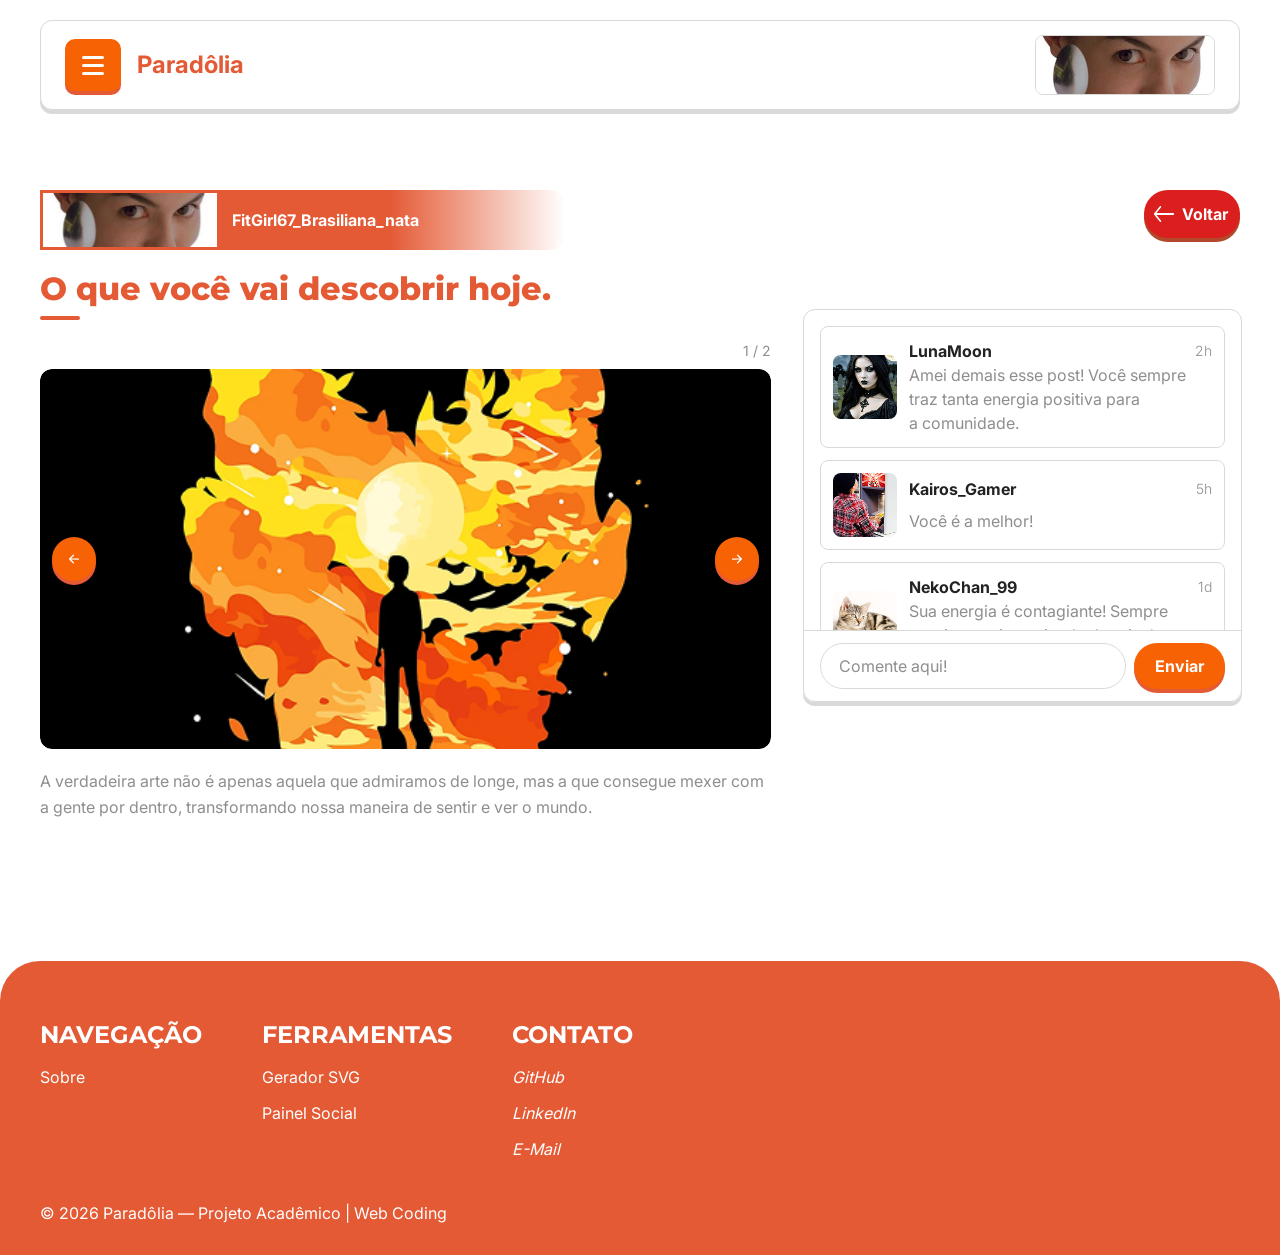
<file: post-body-3.html>
<!doctype html>
<html lang="pt-BR">
  <head>
    <meta charset="UTF-8" />
    <!--
                                                                        .-'''-.                        
                                                      _______         '   _    \  .–––.               
    _________   _...._                                \  ___ `'.    /   /` '.   \ |   |.––.           
    \        |.'      '-.                              ' |––.\  \  .   |     \  ' |   ||__|           
    \        .'```'.    '.          .-,.––.            | |    \  ' |   '      |  '|   |.––.           
      \      |       \    \   __    |  .-. |    __     | |     |  '\    \     / / |   ||  |    __     
      |     |        |    |.:––.'.  | |  | | .:––.'.   | |     |  | `.   ` ..' /  |   ||  | .:––.'.   
      |      \      /    ./ |   \ | | |  | |/ |   \ |  | |     ' .'    '-...-'`   |   ||  |/ |   \ |  
      |     |\`'-.-'   .' `" __ | | | |  '- `" __ | |  | |___.' /'                |   ||  |`" __ | |  
      |     | '-....-'`    .'.''| | | |      .'.''| | /_______.'/                 |   ||__| .'.''| |  
      .'     '.           / /   | |_| |     / /   | |_\_______|/                  '–––'    / /   | |_ 
    '––––––––––-'         \ \._,\ '/|_|     \ \._,\ '/                                     \ \._,\ '/ 
                            `––'  `"          `––'  `"                                       `––'  `"   
    Desenvolvido por: Marcondes Paixão / github@junior010101
    Versão: 1.0.0 (2026)
    Contato: marcondesjunior2209@gmail.com
    ========================================================
    "Algo que parece; é; mas não é"
    -->
    <!-- 
    Aqui jaz o mockup padrão de uma página proficional em HTML Living Standard (HTML5)
    (segundo a W3C: `https://validator.w3.org`) <^~^>/.
    -->
    <meta name="viewport" content="width=device-width, initial-scale=1.0" />

    <title>O que você vai descobrir hoje. – Paradôlia</title>
    <meta
      name="description"
      content="A verdadeira arte não é apenas aquela que admiramos de longe, mas a que consegue mexer com a gente por dentro, transformando nossa maneira de sentir e ver o mundo."
    />
    <meta name="robots" content="noindex, nofollow" />
    <link
      rel="canonical"
      href="https://paradolia.vercel.app/post-body-3.html"
    />
    <meta name="theme-color" content="#222222" />

    <!-- Open Graph meta tags -->
    <!--
    Essas tags servem para a incorporação do site em produção em redes sociais, exemplo:
    manda o link do `https://www.youtube.com` no meu privado do whatsapp (`tava pensando em colocar
    meu numero aqui entre parênteses mas lembrei que fica publico no github`), ele vai criar um card
    com o og:site_name e og:title, YouTube, e uma breve descrição (og:description), e mais importante,
    com um banner do seu site, sendo ele o og-card.png (og:image).
     -->
    <meta property="og:type" content="website" />
    <meta
      property="og:url"
      content="https://paradolia.vercel.app/post-body-3.html"
    />
    <meta property="og:site_name" content="Paradôlia" />
    <meta
      property="og:title"
      content="O que você vai descobrir hoje. – Paradôlia"
    />
    <meta
      property="og:description"
      content="A verdadeira arte não é apenas aquela que admiramos de longe, mas a que consegue mexer com a gente por dentro, transformando nossa maneira de sentir e ver o mundo."
    />
    <meta
      property="og:image"
      content="https://paradolia.vercel.app/og-card.png"
    />
    <meta
      property="og:image:secure_url"
      content="https://paradolia.vercel.app/og-card.png"
    />
    <meta property="og:image:type" content="image/png" />
    <meta property="og:image:width" content="1200" />
    <meta property="og:image:height" content="630" />

    <!-- 
    Meus icones (tem pra navegador lagado, pra atual, pra apple-touch e pra caso o navegador force
    modo escuro, tipo o opera-gx) 
    -->
    <link rel="icon" href="favicon.svg" type="image/svg+xml" sizes="any" />
    <link rel="icon" href="favicon-32x32.png" type="image/png" sizes="32x32" />
    <link rel="icon" href="favicon.webp" type="image/webp" sizes="48x48" />
    <link rel="apple-touch-icon" href="favicon-180x180.png" sizes="180x180" />
    <link rel="shortcut icon" href="favicon.ico" type="image/x-icon" />

    <!-- Aqui é a aba fontes e estilos -->
    <link
      rel="preload"
      href="/assets/fonts/Inter-VariableFont_opsz,wght.ttf"
      as="font"
      type="font/ttf"
      crossorigin="anonymous"
    />
    <link
      rel="preload"
      href="/assets/fonts/Montserrat-VariableFont_wght.ttf"
      as="font"
      type="font/ttf"
      crossorigin="anonymous"
    />

    <link rel="stylesheet" href="/styles/reset.css" />
    <link rel="stylesheet" href="/styles/fonts.css" />
    <link rel="stylesheet" href="/styles/styles.css" />

    <link rel="stylesheet" href="/styles/components/button.css" />
    <link rel="stylesheet" href="/styles/components/header.css" />
    <link rel="stylesheet" href="/styles/components/layout.css" />
    <link rel="stylesheet" href="/styles/components/sidebar.css" />
    <link rel="stylesheet" href="/styles/components/footer.css" />
    <link rel="stylesheet" href="/styles/components/perfil-popup.css" />

    <link rel="stylesheet" href="/styles/pages/post/post-layout.css" />
    <link rel="stylesheet" href="/styles/pages/post/post-content.css" />
    <link rel="stylesheet" href="/styles/pages/post/post-comments.css" />
  </head>
  <body>
    <header class="header header--home">
      <div class="header__brand-group">
        <button
          popovertarget="sidebar-menu"
          class="button header__button"
          aria-label="Abrir menu de navegação"
          aria-controls="sidebar-menu"
        >
          <span class="header__hamburger" aria-hidden="true">
            <span class="header__hamburger-line"></span>
            <span class="header__hamburger-line"></span>
            <span class="header__hamburger-line"></span>
          </span>
        </button>
        <span class="header__brand-title">Paradôlia</span>
      </div>
      <button
        type="button"
        popovertarget="perfil-popup"
        class="header__user-button"
        aria-label="Abrir perfil do usuário"
        aria-haspopup="dialog"
        aria-controls="perfil-popup"
      >
        <img
          src="./assets/images/fitgirl-perfil.png"
          alt="Foto de perfil do usuário"
          class="header__user-avatar"
          width="180"
          height="60"
          loading="eager"
          fetchpriority="high"
        />
      </button>
    </header>
    <aside id="sidebar-menu" popover class="sidebar">
      <div class="sidebar__header">
        <img
          src="./assets/images/logotipo.svg"
          alt="Logotipo do Paradôlia"
          class="sidebar__logo"
          width="156"
          height="70"
        />
        <button
          popovertarget="sidebar-menu"
          popovertargetaction="hide"
          class="button sidebar__close-button"
          aria-label="Fechar menu de navegação"
        >
          <img
            src="./assets/icons/tab-icon.svg"
            alt=""
            class="sidebar__close-icon"
            aria-hidden="true"
            width="20"
            height="26"
          />
        </button>
      </div>
      <nav class="sidebar__nav" aria-label="Menu principal">
        <ul class="sidebar__list">
          <li class="sidebar__item">
            <a href="home.html" class="button sidebar__button">Inicio</a>
          </li>
          <li class="sidebar__item">
            <a href="feed.html" class="button sidebar__button">Social</a>
          </li>
          <li class="sidebar__item">
            <a href="about.html" class="button sidebar__button">Sobre</a>
          </li>
        </ul>
      </nav>
    </aside>
    <main class="main">
      <section class="section" aria-label="Corpo do Post">
        <div class="section__container">
          <div class="post-layout">
            <div class="post-layout__back">
              <a
                href="feed.html"
                class="button post-back-button"
                aria-label="Voltar ao feed"
              >
                <img
                  src="./assets/icons/seta-icon.svg"
                  alt=""
                  class="post-back-button__icon"
                  aria-hidden="true"
                  width="20"
                  height="20"
                />
                Voltar
              </a>
            </div>
            <div class="post-layout__content">
              <article class="post-content">
                <div class="post-content__author">
                  <img
                    src="./assets/images/fitgirl-perfil.png"
                    alt="Avatar de FitGirl67_Brasiliana_nata"
                    class="post-content__author-avatar"
                    width="64"
                    height="64"
                    loading="eager"
                    fetchpriority="high"
                  />
                  <span class="post-content__author-name"
                    >FitGirl67_Brasiliana_nata</span
                  >
                </div>
                <div class="post-content__heading">
                  <h1 class="post-content__title">
                    O que você vai descobrir hoje.
                  </h1>
                  <span
                    class="post-content__title-underline"
                    aria-hidden="true"
                  ></span>
                </div>
                <div
                  class="post-content__gallery"
                  aria-label="Galeria de imagens do post"
                >
                  <span class="post-content__gallery-counter">1 / 2</span>
                  <div class="post-content__carousel">
                    <div
                      class="post-content__slides"
                      role="list"
                      aria-label="Imagens do post"
                    >
                      <div
                        class="post-content__slide"
                        id="slide-1"
                        role="listitem"
                      >
                        <img
                          src="./assets/images/card-do-feed-3.png"
                          alt="Uma ilustração digital em estilo plano e de silhueta de uma figura humana preta parada no pico de uma colina irregular. A figura está em frente a uma enorme explosão de formas de chamas e fumaça em camadas estilizadas de amarelo, laranja e amarelo-claro, que envolvem um grande sol ou lua central. O fundo é preto sólido, com pequenas faíscas brancas flutuando e formas de chamas menores. A composição geral tem uma forma vagamente oval ou orgânica que contém a cena."
                          class="post-content__slide-image"
                          width="640"
                          height="380"
                          loading="eager"
                          fetchpriority="high"
                        />
                      </div>
                      <div
                        class="post-content__slide"
                        id="slide-2"
                        role="listitem"
                      >
                        <img
                          src="./assets/images/card-do-feed-3-2.png"
                          alt="Uma fotografia de um desenho conceitual em papel de arte texturizado, mostrando o esboço inicial para a cena na imagem anterior. O desenho principal central apresenta a silhueta da figura e o pico da colina em grafite, cercado pelas formas de chamas e sol com lavagens de aquarela amarela e laranja sobrepostas."
                          class="post-content__slide-image"
                          width="640"
                          height="380"
                          loading="lazy"
                        />
                      </div>
                    </div>
                    <a
                      href="#slide-1"
                      class="button post-content__carousel-btn post-content__carousel-btn--prev"
                      aria-label="Imagem anterior"
                    >
                      <img
                        src="./assets/icons/seta-laranja-icon.svg"
                        alt=""
                        class="post-content__carousel-btn-icon"
                        aria-hidden="true"
                        width="20"
                        height="20"
                      />
                    </a>
                    <a
                      href="#slide-2"
                      class="button post-content__carousel-btn post-content__carousel-btn--next"
                      aria-label="Próxima imagem"
                    >
                      <img
                        src="./assets/icons/seta-laranja-icon.svg"
                        alt=""
                        class="post-content__carousel-btn-icon"
                        aria-hidden="true"
                        width="20"
                        height="20"
                      />
                    </a>
                  </div>
                </div>
                <p class="post-content__caption">
                  A verdadeira arte não é apenas aquela que admiramos de longe,
                  mas a que consegue mexer com a gente por dentro, transformando
                  nossa maneira de sentir e ver o mundo.
                </p>
              </article>
            </div>

            <div class="post-layout__comments">
              <section class="post-comments" aria-label="Comentários do post">
                <ul class="post-comments__list">
                  <li class="post-comments__item">
                    <img
                      src="./assets/images/lunamoon-perfil.png"
                      alt="Avatar de LunaMoon"
                      class="post-comments__avatar"
                      width="64"
                      height="64"
                      loading="lazy"
                    />
                    <span class="post-comments__username">LunaMoon</span>
                    <time class="post-comments__time" datetime="PT2H">2h</time>
                    <p class="post-comments__text">
                      Amei demais esse post! Você sempre traz tanta energia
                      positiva para a comunidade.
                    </p>
                  </li>
                  <li class="post-comments__item">
                    <img
                      src="./assets/images/keirosgamer-perfil.png"
                      alt="Avatar de Kairos_Gamer"
                      class="post-comments__avatar"
                      width="64"
                      height="64"
                      loading="lazy"
                    />
                    <span class="post-comments__username">Kairos_Gamer</span>
                    <time class="post-comments__time" datetime="PT5H">5h</time>
                    <p class="post-comments__text">Você é a melhor!</p>
                  </li>
                  <li class="post-comments__item">
                    <img
                      src="./assets/images/nekochan-perfil.png"
                      alt="Avatar de NekoChan_99"
                      class="post-comments__avatar"
                      width="64"
                      height="64"
                      loading="lazy"
                    />
                    <span class="post-comments__username">NekoChan_99</span>
                    <time class="post-comments__time" datetime="P1D">1d</time>
                    <p class="post-comments__text">
                      Sua energia é contagiante! Sempre me sinto mais motivada
                      depois de ver seus posts.
                    </p>
                  </li>
                </ul>
                <form
                  class="post-comments__form"
                  action="#"
                  aria-label="Adicionar comentário"
                >
                  <input
                    class="post-comments__input"
                    type="text"
                    name="comentario"
                    placeholder="Comente aqui!"
                    aria-label="Escreva seu comentário"
                  />
                  <button type="button" class="button post-comments__submit">
                    Enviar
                  </button>
                </form>
              </section>
            </div>
          </div>
        </div>
      </section>
    </main>
    <footer class="footer footer--simple" id="footer">
      <div class="footer__section-container">
        <div class="footer__menus">
          <nav class="footer__section" aria-label="Navegação do Rodapé">
            <h3 class="footer__section-title">NAVEGAÇÃO</h3>
            <ul class="footer__list">
              <li class="footer__item">
                <a class="footer__link" href="about.html">Sobre</a>
              </li>
            </ul>
          </nav>
          <section class="footer__section">
            <h3 class="footer__section-title">FERRAMENTAS</h3>
            <ul class="footer__list">
              <li class="footer__item">
                <a class="footer__link" href="home.html">Gerador SVG</a>
              </li>
              <li class="footer__item">
                <a class="footer__link" href="feed.html">Painel Social</a>
              </li>
            </ul>
          </section>
          <section class="footer__section">
            <h3 class="footer__section-title">CONTATO</h3>
            <address class="footer__address">
              <ul class="footer__list">
                <li class="footer__item">
                  <a
                    class="footer__link"
                    href="https://github.com/Junior010101/Paradolia"
                    target="_blank"
                    rel="author noopener noreferrer"
                    >GitHub</a
                  >
                </li>
                <li class="footer__item">
                  <a
                    class="footer__link"
                    href="https://www.linkedin.com/in/junior010101"
                    target="_blank"
                    rel="author noopener noreferrer"
                    >LinkedIn</a
                  >
                </li>
                <li class="footer__item">
                  <a
                    class="footer__link"
                    href="mailto:Paradolia.Shared@gmail.com"
                    >E-Mail</a
                  >
                </li>
              </ul>
            </address>
          </section>
        </div>
      </div>
      <div class="footer__bottom">
        <p class="footer__copyright">
          © 2026 Paradôlia — Projeto Acadêmico | Web Coding
        </p>
      </div>
    </footer>

    <div
      id="perfil-popup"
      popover
      class="perfil-popup"
      role="dialog"
      aria-labelledby="perfil-popup-title"
    >
      <button
        type="button"
        popovertarget="perfil-popup"
        popovertargetaction="hide"
        class="button perfil-popup__close"
        aria-label="Fechar popup de perfil"
      >
        <img
          src="./assets/icons/close-icon.svg"
          alt=""
          class="perfil-popup__close-icon"
          aria-hidden="true"
          width="44"
          height="53"
        />
      </button>
      <div class="perfil-popup__content">
        <h2 id="perfil-popup-title" class="visually-hidden">
          Perfil do usuário
        </h2>
        <label class="perfil-popup__upload">
          <input
            class="perfil-popup__upload-input visually-hidden"
            type="file"
            name="profile-image"
            accept="image/*"
          />
          <img
            src="./assets/images/fitgirl-perfil.png"
            alt="Foto de perfil atual do usuário"
            class="perfil-popup__image"
            width="807"
            height="229"
          />
          <span class="perfil-popup__upload-text"
            >Clique aqui mudar a imagem</span
          >
        </label>
        <div class="perfil-popup__profile">
          <h3 class="perfil-popup__username">FitGirl67_Brasiliana_nata</h3>
          <button
            type="button"
            class="button perfil-popup__edit"
            aria-label="Editar nome de usuário"
          >
            Editar
          </button>
        </div>
        <section
          class="perfil-popup__about"
          aria-labelledby="perfil-popup-about-title"
        >
          <div class="perfil-popup__about-head">
            <h3 id="perfil-popup-about-title" class="perfil-popup__about-title">
              Sobre
            </h3>
            <button
              type="button"
              class="button perfil-popup__edit"
              aria-label="Editar a seção Sobre"
            >
              Editar
            </button>
          </div>
          <p class="perfil-popup__bio">
            Tunts... Turururu... TUNTS... Turururu... PAN!
          </p>
        </section>
        <a href="#" class="perfil-popup__community">Perfil da comunidade</a>
      </div>
    </div>
  </body>
</html>
</file>
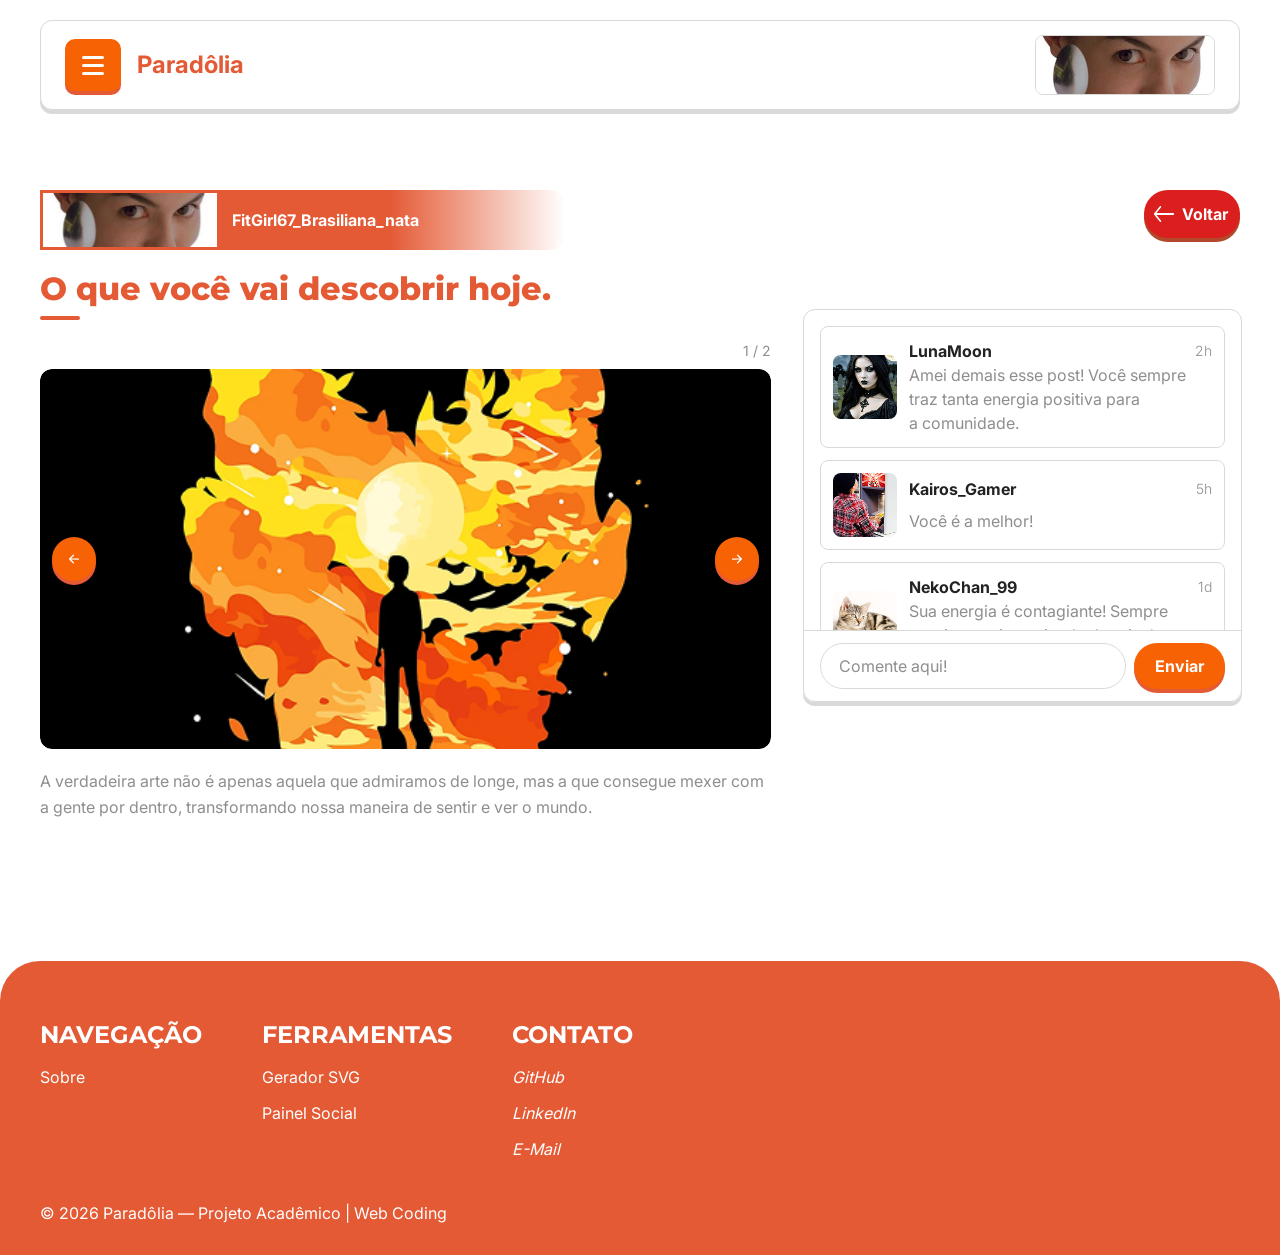
<file: post-body.html>
<!doctype html>
<html lang="pt-BR">
  <head>
    <meta charset="UTF-8" />
    <!--
                                                                        .-'''-.                        
                                                      _______         '   _    \  .–––.               
    _________   _...._                                \  ___ `'.    /   /` '.   \ |   |.––.           
    \        |.'      '-.                              ' |––.\  \  .   |     \  ' |   ||__|           
    \        .'```'.    '.          .-,.––.            | |    \  ' |   '      |  '|   |.––.           
      \      |       \    \   __    |  .-. |    __     | |     |  '\    \     / / |   ||  |    __     
      |     |        |    |.:––.'.  | |  | | .:––.'.   | |     |  | `.   ` ..' /  |   ||  | .:––.'.   
      |      \      /    ./ |   \ | | |  | |/ |   \ |  | |     ' .'    '-...-'`   |   ||  |/ |   \ |  
      |     |\`'-.-'   .' `" __ | | | |  '- `" __ | |  | |___.' /'                |   ||  |`" __ | |  
      |     | '-....-'`    .'.''| | | |      .'.''| | /_______.'/                 |   ||__| .'.''| |  
      .'     '.           / /   | |_| |     / /   | |_\_______|/                  '–––'    / /   | |_ 
    '––––––––––-'         \ \._,\ '/|_|     \ \._,\ '/                                     \ \._,\ '/ 
                            `––'  `"          `––'  `"                                       `––'  `"   
    Desenvolvido por: Marcondes Paixão / github@junior010101
    Versão: 1.0.0 (2026)
    Contato: marcondesjunior2209@gmail.com
    ========================================================
    "Algo que parece; é; mas não é"
    -->
    <!-- 
    Aqui jaz o mockup padrão de uma página proficional em HTML Living Standard (HTML5)
    (segundo a W3C: `https://validator.w3.org`) <^~^>/.
    -->
    <meta name="viewport" content="width=device-width, initial-scale=1.0" />

    <title>O que você vai descobrir hoje. – Paradôlia</title>
    <meta
      name="description"
      content="A verdadeira arte não é apenas aquela que admiramos de longe, mas a que consegue mexer com a gente por dentro, transformando nossa maneira de sentir e ver o mundo."
    />
    <meta name="robots" content="noindex, nofollow" />
    <link rel="canonical" href="https://paradolia.vercel.app/post-body.html" />
    <meta name="theme-color" content="#222222" />

    <!-- Open Graph meta tags -->
    <!--
    Essas tags servem para a incorporação do site em produção em redes sociais, exemplo:
    manda o link do `https://www.youtube.com` no meu privado do whatsapp (`tava pensando em colocar
    meu numero aqui entre parênteses mas lembrei que fica publico no github`), ele vai criar um card
    com o og:site_name e og:title, YouTube, e uma breve descrição (og:description), e mais importante,
    com um banner do seu site, sendo ele o og-card.png (og:image).
     -->
    <meta property="og:type" content="website" />
    <meta
      property="og:url"
      content="https://paradolia.vercel.app/post-body.html"
    />
    <meta property="og:site_name" content="Paradôlia" />
    <meta
      property="og:title"
      content="O que você vai descobrir hoje. – Paradôlia"
    />
    <meta
      property="og:description"
      content="A verdadeira arte não é apenas aquela que admiramos de longe, mas a que consegue mexer com a gente por dentro, transformando nossa maneira de sentir e ver o mundo."
    />
    <meta
      property="og:image"
      content="https://paradolia.vercel.app/og-card.png"
    />
    <meta
      property="og:image:secure_url"
      content="https://paradolia.vercel.app/og-card.png"
    />
    <meta property="og:image:type" content="image/png" />
    <meta property="og:image:width" content="1200" />
    <meta property="og:image:height" content="630" />

    <!-- 
    Meus icones (tem pra navegador lagado, pra atual, pra apple-touch e pra caso o navegador force
    modo escuro, tipo o opera-gx) 
    -->
    <link rel="icon" href="favicon.svg" type="image/svg+xml" sizes="any" />
    <link rel="icon" href="favicon-32x32.png" type="image/png" sizes="32x32" />
    <link rel="icon" href="favicon.webp" type="image/webp" sizes="48x48" />
    <link rel="apple-touch-icon" href="favicon-180x180.png" sizes="180x180" />
    <link rel="shortcut icon" href="favicon.ico" type="image/x-icon" />

    <!-- Aqui é a aba fontes e estilos -->
    <link
      rel="preload"
      href="./assets/fonts/Inter-VariableFont_opsz,wght.ttf"
      as="font"
      type="font/ttf"
      crossorigin="anonymous"
    />
    <link
      rel="preload"
      href="./assets/fonts/Montserrat-VariableFont_wght.ttf"
      as="font"
      type="font/ttf"
      crossorigin="anonymous"
    />
    <link rel="stylesheet" href="./styles/reset.css" />
    <link rel="stylesheet" href="./styles/fonts.css" />
    <link rel="stylesheet" href="./styles/styles.css" />

    <link rel="stylesheet" href="./styles/components/button.css" />
    <link rel="stylesheet" href="./styles/components/header.css" />
    <link rel="stylesheet" href="./styles/components/layout.css" />
    <link rel="stylesheet" href="./styles/components/sidebar.css" />
    <link rel="stylesheet" href="./styles/components/footer.css" />

    <link rel="stylesheet" href="./styles/pages/post/post-layout.css" />
    <link rel="stylesheet" href="./styles/pages/post/post-content.css" />
    <link rel="stylesheet" href="./styles/pages/post/post-comments.css" />
  </head>
  <body>
    <header class="header header--home">
      <div class="header__brand-group">
        <button
          popovertarget="sidebar-menu"
          class="button header__button"
          aria-label="Abrir menu de navegação"
          aria-controls="sidebar-menu"
        >
          <span class="header__hamburger" aria-hidden="true">
            <span class="header__hamburger-line"></span>
            <span class="header__hamburger-line"></span>
            <span class="header__hamburger-line"></span>
          </span>
        </button>
        <span class="header__brand-title">Paradôlia</span>
      </div>
      <img
        src="./assets/images/fitgirl-perfil.png"
        alt="Foto de perfil do usuário"
        class="header__user-avatar"
        width="180"
        height="60"
        loading="eager"
        fetchpriority="high"
      />
    </header>
    <aside id="sidebar-menu" popover class="sidebar">
      <div class="sidebar__header">
        <img
          src="./assets/images/logotipo.svg"
          alt="Logotipo do Paradôlia"
          class="sidebar__logo"
          width="156"
          height="70"
        />
        <button
          popovertarget="sidebar-menu"
          popovertargetaction="hide"
          class="button sidebar__close-button"
          aria-label="Fechar menu de navegação"
        >
          <img
            src="./assets/icons/tab-icon.svg"
            alt=""
            class="sidebar__close-icon"
            aria-hidden="true"
            width="20"
            height="26"
          />
        </button>
      </div>
      <nav class="sidebar__nav" aria-label="Menu principal">
        <ul class="sidebar__list">
          <li class="sidebar__item">
            <a href="home.html" class="button sidebar__button">Inicio</a>
          </li>
          <li class="sidebar__item">
            <a href="feed.html" class="button sidebar__button">Social</a>
          </li>
          <li class="sidebar__item">
            <a href="sobre-retorno-home.html" class="button sidebar__button"
              >Sobre</a
            >
          </li>
        </ul>
      </nav>
    </aside>
    <main class="main">
      <section class="section" aria-label="Corpo do Post">
        <div class="section__container">
          <div class="post-layout">
            <div class="post-layout__back">
              <a
                href="feed.html"
                class="button post-back-button"
                aria-label="Voltar ao feed"
              >
                <img
                  src="./assets/icons/seta-icon.svg"
                  alt=""
                  class="post-back-button__icon"
                  aria-hidden="true"
                  width="20"
                  height="20"
                />
                Voltar
              </a>
            </div>
            <div class="post-layout__content">
              <article class="post-content">
                <div class="post-content__author">
                  <img
                    src="./assets/images/fitgirl-perfil.png"
                    alt="Avatar de FitGirl67_Brasiliana_nata"
                    class="post-content__author-avatar"
                    width="64"
                    height="64"
                    loading="eager"
                    fetchpriority="high"
                  />
                  <span class="post-content__author-name"
                    >FitGirl67_Brasiliana_nata</span
                  >
                </div>
                <div class="post-content__heading">
                  <h1 class="post-content__title">
                    O que você vai descobrir hoje.
                  </h1>
                  <span
                    class="post-content__title-underline"
                    aria-hidden="true"
                  ></span>
                </div>
                <div
                  class="post-content__gallery"
                  aria-label="Galeria de imagens do post"
                >
                  <span class="post-content__gallery-counter">1 / 2</span>
                  <div class="post-content__carousel">
                    <div
                      class="post-content__slides"
                      role="list"
                      aria-label="Imagens do post"
                    >
                      <div
                        class="post-content__slide"
                        id="slide-1"
                        role="listitem"
                      >
                        <img
                          src="./assets/images/card-do-feed-3.png"
                          alt="Ilustração de anime com personagem de cabelos azuis etéreos contra fundo bege"
                          class="post-content__slide-image"
                          width="640"
                          height="380"
                          loading="eager"
                          fetchpriority="high"
                        />
                      </div>
                      <div
                        class="post-content__slide"
                        id="slide-2"
                        role="listitem"
                      >
                        <img
                          src="./assets/images/card-do-feed-3-2.png"
                          alt="Paisagem noturna com casa isolada, lua cheia alaranjada e árvores sem folhas"
                          class="post-content__slide-image"
                          width="640"
                          height="380"
                          loading="lazy"
                        />
                      </div>
                    </div>
                    <a
                      href="#slide-1"
                      class="button post-content__carousel-btn post-content__carousel-btn--prev"
                      aria-label="Imagem anterior"
                    >
                      <img
                        src="./assets/icons/seta-laranja-icon.svg"
                        alt=""
                        class="post-content__carousel-btn-icon"
                        aria-hidden="true"
                        width="20"
                        height="20"
                      />
                    </a>
                    <a
                      href="#slide-2"
                      class="button post-content__carousel-btn post-content__carousel-btn--next"
                      aria-label="Próxima imagem"
                    >
                      <img
                        src="./assets/icons/seta-laranja-icon.svg"
                        alt=""
                        class="post-content__carousel-btn-icon"
                        aria-hidden="true"
                        width="20"
                        height="20"
                      />
                    </a>
                  </div>
                </div>
                <p class="post-content__caption">
                  A verdadeira arte não é apenas aquela que admiramos de longe,
                  mas a que consegue mexer com a gente por dentro, transformando
                  nossa maneira de sentir e ver o mundo.
                </p>
              </article>
            </div>

            <div class="post-layout__comments">
              <section class="post-comments" aria-label="Comentários do post">
                <ul class="post-comments__list">
                  <li class="post-comments__item">
                    <img
                      src="./assets/images/lunamoon-perfil.png"
                      alt="Avatar de LunaMoon"
                      class="post-comments__avatar"
                      width="64"
                      height="64"
                      loading="lazy"
                    />
                    <span class="post-comments__username">LunaMoon</span>
                    <time class="post-comments__time" datetime="PT2H">2h</time>
                    <p class="post-comments__text">
                      Amei demais esse post! Você sempre traz tanta energia
                      positiva para a comunidade.
                    </p>
                  </li>
                  <li class="post-comments__item">
                    <img
                      src="./assets/images/keirosgamer-perfil.png"
                      alt="Avatar de Kairos_Gamer"
                      class="post-comments__avatar"
                      width="64"
                      height="64"
                      loading="lazy"
                    />
                    <span class="post-comments__username">Kairos_Gamer</span>
                    <time class="post-comments__time" datetime="PT5H">5h</time>
                    <p class="post-comments__text">Você é a melhor!</p>
                  </li>
                  <li class="post-comments__item">
                    <img
                      src="./assets/images/nekochan-perfil.png"
                      alt="Avatar de NekoChan_99"
                      class="post-comments__avatar"
                      width="64"
                      height="64"
                      loading="lazy"
                    />
                    <span class="post-comments__username">NekoChan_99</span>
                    <time class="post-comments__time" datetime="P1D">1d</time>
                    <p class="post-comments__text">
                      Sua energia é contagiante! Sempre me sinto mais motivada
                      depois de ver seus posts.
                    </p>
                  </li>
                </ul>
                <form
                  class="post-comments__form"
                  action="#"
                  aria-label="Adicionar comentário"
                >
                  <input
                    class="post-comments__input"
                    type="text"
                    name="comentario"
                    placeholder="Comente aqui!"
                    aria-label="Escreva seu comentário"
                  />
                  <button type="button" class="button post-comments__submit">
                    Enviar
                  </button>
                </form>
              </section>
            </div>
          </div>
        </div>
      </section>
    </main>
    <footer class="footer footer--simple" id="footer">
      <div class="footer__section-container">
        <div class="footer__menus">
          <nav class="footer__section" aria-label="Navegação do Rodapé">
            <h3 class="footer__section-title">NAVEGAÇÃO</h3>
            <ul class="footer__list">
              <li class="footer__item">
                <a class="footer__link" href="sobre-retorno-home.html#"
                  >Sobre</a
                >
              </li>
            </ul>
          </nav>
          <section class="footer__section">
            <h3 class="footer__section-title">FERRAMENTAS</h3>
            <ul class="footer__list">
              <li class="footer__item">
                <a class="footer__link" href="home.html">Gerador SVG</a>
              </li>
              <li class="footer__item">
                <a class="footer__link" href="feed.html">Painel Social</a>
              </li>
            </ul>
          </section>
          <section class="footer__section">
            <h3 class="footer__section-title">CONTATO</h3>
            <address class="footer__address">
              <ul class="footer__list">
                <li class="footer__item">
                  <a
                    class="footer__link"
                    href="https://github.com/Junior010101/Paradolia"
                    target="_blank"
                    rel="author noopener noreferrer"
                    >GitHub</a
                  >
                </li>
                <li class="footer__item">
                  <a
                    class="footer__link"
                    href="https://www.linkedin.com/in/junior010101"
                    target="_blank"
                    rel="author noopener noreferrer"
                    >LinkedIn</a
                  >
                </li>
                <li class="footer__item">
                  <a
                    class="footer__link"
                    href="mailto:Paradolia.Shared@gmail.com"
                    >E-Mail</a
                  >
                </li>
              </ul>
            </address>
          </section>
        </div>
      </div>
      <div class="footer__bottom">
        <p class="footer__copyright">
          © 2026 Paradôlia — Projeto Acadêmico | Web Coding
        </p>
      </div>
    </footer>
  </body>
</html>
</file>
<file: styles/fonts.css>
/* 
 * Copyright 2024 The Montserrat.Git Project Authors (https://github.com/JulietaUla/Montserrat.git)
 * This Font Software is licensed under the SIL Open Font License, Version 1.1. 
 */
@font-face {
  font-family: "Montserrat";
  src: url("/assets/fonts/Montserrat-VariableFont_wght.ttf") format("truetype");
  font-weight: 100 900;
  font-display: swap;
}

/* 
 * Copyright 2020 The Inter Project Authors (https://github.com/rsms/inter)
 * This Font Software is licensed under the SIL Open Font License, Version 1.1. 
 */
@font-face {
  font-family: "Inter";
  src: url("/assets/fonts/Inter-VariableFont_opsz,wght.ttf") format("truetype");
  font-weight: 100 900;
  font-display: swap;
}
</file>
<file: styles/styles.css>
:root {
  /* Minhas fontes */
  --font-titles: "Montserrat", sans-serif;
  --font-body: "Inter", sans-serif;

  /* Tamnaho de meus textinhos */
  --fs-body: 1rem; /* 16px */
  --fs-h1: 2.625rem; /* 42px */
  --fs-h2: 2rem; /* 32px */
  --fs-h3: 1.5rem; /* 24px */
  --fs-h4: 1.25rem; /* 20px */
  --fs-h6: 0.875rem; /* 14px */
  --color-text: #222222;

  /* Aqui jaz minhas cores (lá do figma viu!!!! Nenhuma colocada por fora). */
  --vermelho-primario: #db1e1e;
  --vermelho-secundario: #b3482a;

  --laranja-avermelhado-primario: #e45a35;
  --laranja-primario: #f76205;

  --azul-primario: #05aaf7;
  --azul-secundario: #357ee4;

  --amarelo-primario: #f6e676;
  --amarelo-secundario: #f2e291;

  --bege-primario: #f9c37b;
  --bege-secundario: #fbc782;

  --bege-escuro-primario: #e2b87f;

  --bege-claro-primario: #fceeca;
  --bege-claro-secundario: #fce7b8;

  --cinza-primario: #d9d9d9;
  --cinza-secundario: #8e8e8e;
  --branco-primario--opacity-50: #ffffff80;

  --branco-primario: #ffffff;

  --preto-primario: #000000;
  --preto-primario--opacity-50: #00000080;
  --preto-primario--opacity-25: #00000040;
}

/* 
 * CSS Base
 * Aqui a estrutura BEM (Block, Element, Modifier) entra em excessão por ser um CSS global 
 */
/* [id] {
  scroll-margin-top: 90px;
} */

html {
  scroll-behavior: smooth;
}

body {
  display: flex;
  flex-direction: column;
  min-height: 100vh;
  font-family: var(--font-body);
  font-size: var(--fs-body);
  color: var(--color-text);
  line-height: 1.5;
}

a {
  -webkit-tap-highlight-color: transparent;
  -webkit-user-select: none;
  -moz-user-select: none;
  -ms-user-select: none;
  user-select: none;
}

p {
  font-family: var(--font-body);
  font-size: var(--fs-body);
  font-weight: 400;
}

h1,
h2,
h3,
h4,
h5,
h6 {
  font-family: var(--font-titles);
  line-height: 1.2;
}

h1 {
  font-size: var(--fs-h1);
  font-weight: 900;
}

h2 {
  font-size: var(--fs-h2);
  font-weight: 800;
}

h3 {
  font-size: var(--fs-h3);
  font-weight: 700;
}

h4 {
  font-size: var(--fs-h4);
  font-weight: 600;
}

h5 {
  font-size: var(--fs-body);
  font-weight: 500;
}

h6 {
  font-size: var(--fs-h6);
  font-weight: 300;
}

ul,
ol {
  list-style: none;
}

.visually-hidden {
  position: absolute;
  width: 1px;
  height: 1px;
  padding: 0;
  margin: -1px;
  overflow: hidden;
  clip: rect(0, 0, 0, 0);
  white-space: nowrap;
  border: 0;
}
</file>
<file: styles/components/header.css>
/* 
 * Estrutura BEM (Block, Element, Modifier) aplicada ao CSS:
 * - Usar classes CSS para toda e qualquer estilização.
 * - Usar block__element para elementos filhos do componente principal.
 * - Usar block--modifier (ou block__element--modifier) para variações. 
 */
/* Block */
.header {
  min-height: 90px;
  background-color: var(--branco-primario);
  border-bottom: 3px solid var(--cinza-primario);
  display: flex;
  align-items: center;
  padding-inline: 40px;
  position: fixed;
  top: 0;
  left: 0;
  right: 0;
  z-index: 999;
}

/* Element */
.header__nav {
  display: none;
}
.header__list {
  display: flex;
  gap: 12px;
}
.header__item {
  position: relative;
}
.header__link {
  text-decoration: none;
  color: var(--cinza-secundario);
}

.header__brand-group {
  display: flex;
  align-items: center;
  gap: 16px;
}

.header__button {
  --button-background-color: var(--laranja-primario);
  --button-shadow-color: var(--laranja-avermelhado-primario);
  --button-border-color: transparent;
}

.header__hamburger {
  width: 34px;
  height: 30px;
  border-radius: 8px;
  display: flex;
  flex-direction: column;
  justify-content: center;
  align-items: center;
  gap: 5px;
}

.header__hamburger-line {
  width: 22px;
  height: 3px;
  background-color: var(--branco-primario);
  border-radius: 2px;
}

.header__brand-title {
  color: var(--laranja-avermelhado-primario);
  font-size: var(--fs-h3);
  font-weight: 700;
}

.header__login-button {
  --button-background-color: var(--laranja-primario);
  --button-shadow-color: var(--laranja-avermelhado-primario);
  --button-text-color: var(--branco-primario);
  --button-border-color: transparent;

  font-size: 0.95rem;
  font-weight: 700;
  padding: 10px 24px;
}

.header__user-avatar {
  border-radius: 8px;
  object-fit: cover;
  border: 1px solid var(--cinza-primario);
  display: block;
}

.header__user-button {
  display: flex;
  padding: 0;
  border: none;
  border-radius: 8px;
  background: none;
  cursor: pointer;
}

.header__user-button:focus-visible {
  outline: 3px solid var(--laranja-primario);
  outline-offset: 2px;
}

/* Modifiers */
.header--start {
  justify-content: center;
}

.header--home {
  max-width: 1280px;
  width: calc(100% - 80px);
  margin: 20px auto 0 auto;
  border-radius: 12px;
  border: 1px solid var(--cinza-primario);
  justify-content: space-between;
  position: relative;
  padding-inline: 24px;
  box-shadow: 0 4px 0px var(--cinza-primario);
}

/* Media Queries */
@media screen and (max-width: 820px) {
  .header {
    padding-inline: 20px;
  }
  .header--start:has(.header__nav) {
    justify-content: space-between;
  }
  .header__nav {
    display: block;
  }
  .header--home {
    width: calc(100% - 40px);
    margin: 12px auto 0 auto;
    padding-inline: 16px;
    min-height: 72px;
  }
  .header__brand-title {
    font-size: 1.25rem;
  }
  .header__login-button {
    padding: 8px 16px;
    font-size: 0.875rem;
  }

  .header__user-avatar {
    width: 90px;
    height: 30px;
  }
}

/* CSS Selector */
body:has(#sobre:target) .header__link[href="#sobre"],
body:has(#proposta:target) .header__link[href="#proposta"],
body:has(#feed:target) .header__link[href="#feed"],
body:has(#footer:target) .header__link[href="#footer"] {
  color: var(--laranja-avermelhado-primario);
  font-weight: bold;
}
</file>
<file: styles/components/layout.css>
/* 
 * Estrutura BEM (Block, Element, Modifier) aplicada ao CSS:
 * - Usar classes CSS para toda e qualquer estilização.
 * - Usar block__element para elementos filhos do componente principal.
 * - Usar block--modifier (ou block__element--modifier) para variações. 
 */
/* Block */
.main {
  width: 100%;
}

.section {
  width: 100%;
  padding-block: 80px;
  display: flex;
  justify-content: center;
}

/* Element */
.start__main {
  padding-top: 90px;
}
.about__main {
  padding-top: 90px;
}

.section__container {
  width: 100%;
  max-width: 1280px;
  padding-inline: 40px;
  box-sizing: border-box;
  display: flex;
  flex-direction: column;
  gap: 32px;
}

.post-card__link {
  text-decoration: none;
}

/* Modifiers */

/* Media Queries */
@media (max-width: 820px) {
  .section {
    padding-block: 40px;
  }

  .section__container {
    padding-inline: 20px;
  }
}

/* Id */
#inicio {
  scroll-margin-top: 100vh;
}
#footer {
  scroll-margin-top: 250px;
}
</file>
<file: styles/components/pagemap.css>
/* 
 * Estrutura BEM (Block, Element, Modifier) aplicada ao CSS:
 * - Usar classes CSS para toda e qualquer estilização.
 * - Usar block__element para elementos filhos do componente principal.
 * - Usar block--modifier (ou block__element--modifier) para variações. 
 */
/* Block */
.nav-map {
  position: fixed;
  right: 20px;
  top: 50%;
  transform: translateY(-50%);
  background-color: var(--branco-primario--opacity-50);
  border: 1px solid var(--cinza-primario);
  border-radius: 20px;
  padding: 10px;
  z-index: 999;
}
.nav-map:hover,
.nav-map:focus-within {
  width: 230px;
  background-color: var(--branco-primario);
  border: 1px solid var(--cinza-secundario);
  border-radius: 5px;
  padding-inline: 20px;
  padding-block: 50px;
}

/* Element */
.nav-map__nav {
  display: block;
}

.nav-map__list {
  display: flex;
  flex-direction: column;
  gap: 10px;
}
.nav-map:hover .nav-map__list,
.nav-map:focus-within .nav-map__list {
  display: flex;
  flex-direction: column;
  gap: 12px;
}

.nav-map__item {
  width: 16px;
  height: 2px;
  background-color: var(--cinza-primario);
}
.nav-map__item:first-child {
  width: 20px;
}
.nav-map__item:last-child {
  width: 12px;
}
.nav-map:hover .nav-map__item,
.nav-map:focus-within .nav-map__item {
  width: auto;
  height: auto;
  background-color: transparent;
}

.nav-map__link {
  font-size: 0;
  width: 200px;
  height: 20px;
  background-color: var(--cinza-primario);
}
.nav-map:hover .nav-map__link,
.nav-map:focus-within .nav-map__link {
  font-size: var(--fs-body);
  text-decoration: none;
  color: var(--cinza-secundario);
  background-color: transparent;
}

/* Modifiers */
/* 
 * Menção honroza ao javascript, possivel aplicação de reatividade.
 * .nav-map__link--active {
 *   color: var(--laranja-avermelhado-primario);
 *   font-weight: bold;
 * } 
 * .nav-map:not(:hover) .nav-map__item--active {
 *   background-color: var(--preto-primario);
 *   width: 24px;
 * }
 */

/* Media Queries */
@media screen and (max-width: 820px) {
  .nav-map {
    display: none;
  }
}

/* CSS Selector */
body:has(#inicio:target) .nav-map__link[href="#inicio"],
body:has(#sobre:target) .nav-map__link[href="#sobre"],
body:has(#feed:target) .nav-map__link[href="#feed"],
body:has(#footer:target) .nav-map__link[href="#footer"] {
  color: var(--laranja-avermelhado-primario);
  font-weight: bold;
}

body:has(#inicio:target)
  .nav-map:not(:hover):not(:focus-within)
  .nav-map__item:has([href="#inicio"]),
body:has(#sobre:target)
  .nav-map:not(:hover):not(:focus-within)
  .nav-map__item:has([href="#sobre"]),
body:has(#feed:target)
  .nav-map:not(:hover):not(:focus-within)
  .nav-map__item:has([href="#feed"]),
body:has(#footer:target)
  .nav-map:not(:hover):not(:focus-within)
  .nav-map__item:has([href="#footer"]) {
  background-color: var(--preto-primario);
  width: 24px;
}
</file>
<file: styles/components/button.css>
/* 
 * Estrutura BEM (Block, Element, Modifier) aplicada ao CSS:
 * - Usar classes CSS para toda e qualquer estilização.
 * - Usar block__element para elementos filhos do componente principal.
 * - Usar block--modifier (ou block__element--modifier) para variações. 
 */
/* Block */
.button {
  --button-shadow-color: var(--cinza-secundario);
  --button-background-color: var(--cinza-primario);
  --button-text-color: var(--preto-primario);
  --button-border-color: var(--branco-primario--opacity-50);

  display: inline-flex;
  justify-content: center;
  align-items: center;

  padding: 10px;
  box-shadow: 0px 4px var(--button-shadow-color);
  background-color: var(--button-background-color);
  color: var(--button-text-color);
  border-radius: 10px;
  cursor: pointer;

  -webkit-user-select: none;
  -moz-user-select: none;
  -ms-user-select: none;
  user-select: none;
  text-decoration: none;

  border-color: var(--button-border-color);
  border-width: 1px;
}
.button:active {
  border-style: inset;
  box-shadow: none;
  transform: translateY(2px);
}
.button:visited {
  color: var(--button-text-color);
}
</file>
<file: styles/components/footer.css>
/* 
 * Estrutura BEM (Block, Element, Modifier) aplicada ao CSS:
 * - Usar classes CSS para toda e qualquer estilização.
 * - Usar block__element para elementos filhos do componente principal.
 * - Usar block--modifier (ou block__element--modifier) para variações. 
 */
/* Block */
.footer {
  background-color: var(--laranja-avermelhado-primario);
  color: var(--branco-primario);
  padding-inline: 40px;
  padding-block: 100px 30px;
  border-radius: 40px 40px 0 0;
  position: relative;
  display: flex;
  flex-direction: column;
  gap: 40px;
  margin-top: 100px;
}

/* Element */
.footer__tab {
  position: absolute;
  top: 0;
  left: 50%;
  transform: translate(-50%, -50%);
  background-color: var(--laranja-avermelhado-primario);
  border-radius: 50%;
  width: 90%;
  max-width: 1050px;
  height: 250px;
  display: flex;
  justify-content: center;
  align-items: center;
  z-index: 1;
}

.footer__slogan {
  text-align: center;
  display: flex;
  flex-direction: column;
  gap: 6px;
}

.footer__subtitle {
  font-size: 1.25rem;
  font-weight: 600;
}

.footer__section-container {
  display: flex;
  align-items: center;
  justify-content: space-between;
  gap: 40px;
  width: 100%;
  z-index: 2;
}

.footer__mascot {
  object-fit: contain;
  width: 40%;
}

.footer__menus {
  display: flex;
  gap: 60px;
  flex-wrap: wrap;
}

.footer__section {
  display: flex;
  gap: 16px;
  flex-direction: column;
}

.footer__list {
  list-style: none;
  padding: 0;
  margin: 0;
  display: flex;
  flex-direction: column;
  gap: 12px;
}

.footer__link {
  color: var(--branco-primario);
  text-decoration: none;
}

.footer__bottom {
  display: flex;
  justify-content: space-between;
  align-items: center;
  width: 100%;
}

.footer__button {
  --button-background-color: var(--bege-secundario);
  --button-text-color: var(--branco-primario);
  --button-border-color: transparent;
  --button-shadow-color: var(--bege-escuro-primario);

  font-family: var(--font-titles);
  font-size: var(--fs-h4);
  font-weight: 700;
  padding: 12px 28px;
  border-radius: 50px;
  gap: 8px;
}

/* Modifiers */
.footer--simple {
  padding-block: 60px 30px;
  margin-top: 60px;
}

.footer--simple .footer__section-container {
  justify-content: flex-start;
}

/* Media Queries */
@media (max-width: 820px) {
  .footer {
    padding-inline: 20px;
  }
  .footer__bottom {
    flex-direction: column-reverse;
    align-items: end;
    gap: 20px;
  }
  .footer--simple {
    padding-block: 40px 24px;
    margin-top: 40px;
  }
  .footer--simple .footer__bottom {
    align-items: center;
  }
}
</file>
<file: styles/pages/start/hero.css>
/* 
 * Estrutura BEM (Block, Element, Modifier) aplicada ao CSS:
 * - Usar classes CSS para toda e qualquer estilização.
 * - Usar block__element para elementos filhos do componente principal.
 * - Usar block--modifier (ou block__element--modifier) para variações. 
 */
/* Block */
.hero {
  position: relative;
  width: 100%;
  height: 100vh;
  background-image: url("../../../assets/images/imagem-do-hero.png");
  background-size: cover;
  background-position: center;
  background-repeat: no-repeat;
  image-rendering: pixelated;
  overflow: hidden;
}

/* Element */
.hero__mascot {
  position: absolute;
  width: 50%;
  bottom: 0;
  right: 1vw;
  z-index: 10;
  pointer-events: none;
}

.hero__vector {
  display: block;
  position: absolute;
  bottom: -1px;
  left: 0;
  width: 100%;
  z-index: 9;
  pointer-events: none;
  fill: var(--branco-primario);
}

.hero__content {
  display: flex;
  flex-direction: column;
  justify-content: center;
  gap: 40px;
  min-height: 100%;
  position: relative;
  z-index: 11;
}
.hero__slogan {
  display: flex;
  flex-direction: column;
  max-width: 637px;
  gap: 40px;
}
.hero__title {
  color: var(--branco-primario);
}
.hero__description {
  color: var(--cinza-primario);
}
.hero__bn-group {
  display: flex;
  flex-direction: column;
  width: 328px;
  gap: 20px;
}
.hero__button {
  --button-background-color: var(--bege-secundario);
  --button-shadow-color: var(--bege-escuro-primario);
  --button-text-color: var(--branco-primario);
}

/* Media Queries */
@media (max-width: 820px) {
  .hero {
    height: 75vh;
  }
  .hero__mascot {
    width: 90%;
    right: 0;
  }
  .hero__vector {
    min-height: 100px;
    object-fit: cover;
    bottom: -0.1vh;
  }
  .hero__content {
    align-items: center;
  }
  .hero__slogan {
    text-align: center;
  }
}
</file>
<file: styles/pages/start/about.css>
/* 
 * Estrutura BEM (Block, Element, Modifier) aplicada ao CSS:
 * - Usar classes CSS para toda e qualquer estilização.
 * - Usar block__element para elementos filhos do componente principal.
 * - Usar block--modifier (ou block__element--modifier) para variações. 
 */
/* Block */
.about__container {
  position: relative;
  display: flex;
  flex-direction: row-reverse;
  align-items: center;
  gap: 40px;
}

/* Element */
.about__slogan {
  display: flex;
  flex-direction: column;
  max-width: 506px;
  gap: 40px;
}

.about__title {
  color: var(--laranja-avermelhado-primario);
}

/* .about__description {
} */

.about__list {
  display: grid;
  grid-template-rows: auto auto;
  grid-template-columns: auto auto;
  gap: 10px;
  align-items: center;
  justify-content: center;
  gap: 50px;
}

.about__item:not(:first-child):not(:last-child) {
  grid-row: span 2;
}

.about__card {
  width: 300px;
  height: 300px;
  display: flex;
  flex-direction: column;
  justify-content: center;
  align-items: center;
  padding-inline: 20px;
  gap: 20px;
  background-color: var(--amarelo-primario);
  border-top: 50px solid var(--amarelo-secundario);
  box-shadow: 0px 4px 4px var(--preto-primario--opacity-25);
}

.about__card-title {
  text-align: center;
}

/* .about__card-description {
} */

/* Media Queries */
@media (max-width: 820px) {
  .about__container {
    flex-direction: column;
  }
  .about__item:not(:first-child):not(:last-child) {
    grid-row: 1;
    grid-column: 2;
  }
}

@media (max-width: 745px) {
  .about__list {
    display: flex;
    flex-direction: column;
  }
}
</file>
<file: styles/pages/start/feed.css>
/* 
 * Estrutura BEM (Block, Element, Modifier) aplicada ao CSS:
 * - Usar classes CSS para toda e qualquer estilização.
 * - Usar block__element para elementos filhos do componente principal.
 * - Usar block--modifier (ou block__element--modifier) para variações. 
 */
/* Block */
.feed {
  position: relative;
  background-color: var(--laranja-primario);
  box-shadow: 0 100vh 0 100vh var(--laranja-primario);
}

/* Element */
.feed__title {
  color: var(--branco-primario);
  margin-bottom: 50px;
}

.feed__list {
  display: flex;
  overflow-x: auto;
  gap: 50px;
  padding-bottom: 24px;
}

.feed__list::-webkit-scrollbar {
  height: 32px;
}

.feed__list::-webkit-scrollbar-track {
  background-color: var(--preto-primario);
  border-radius: 50px;
  border-right: 100px solid transparent;
}

.feed__list::-webkit-scrollbar-thumb {
  background-color: var(--laranja-avermelhado-primario);
  border-radius: 50px;
  border: 8px solid var(--preto-primario);
  background-clip: padding-box;
}

.feed__slider-wrapper {
  position: relative;
}

.feed__slider-wrapper::before,
.feed__slider-wrapper::after {
  content: "";
  position: absolute;
  top: 0;
  bottom: 56px;
  width: 20px;
  z-index: 10;
  pointer-events: none;
}

.feed__slider-wrapper::before {
  left: 0;
  background: linear-gradient(
    to right,
    var(--laranja-primario) 0%,
    transparent 100%
  );
}

.feed__slider-wrapper::after {
  right: 0;
  background: linear-gradient(
    to left,
    var(--laranja-primario) 0%,
    transparent 100%
  );
}

.feed__item {
  user-select: none;
}

.feed__post {
  position: relative;
  width: 380px;
  height: 527px;
  border-radius: 25px;
  display: flex;
  flex-direction: column;
  justify-content: flex-end;
  overflow: hidden;
}

.feed__post-image {
  position: absolute;
  top: 0;
  left: 0;
  width: 100%;
  height: 100%;
  object-fit: cover;
  object-position: top center;
  z-index: 1;
}

.feed__content {
  background-color: var(--preto-primario--opacity-50);
  border-radius: 25px;
  display: flex;
  flex-direction: column;
  padding-top: 20px;
  z-index: 2;
}

.feed__post-slogan {
  padding-inline: 20px;
  color: var(--branco-primario);
}
/* 
.feed__post-title {
}

.feed__post-description {
} */

.feed_post-date {
  position: relative;
  z-index: 2;
  color: var(--branco-primario--opacity-50);
  padding-inline: 24px;
  padding-block: 10px 24px;
}
</file>
<file: styles/components/divider.css>
/* 
 * Estrutura BEM (Block, Element, Modifier) aplicada ao CSS:
 * - Usar classes CSS para toda e qualquer estilização.
 * - Usar block__element para elementos filhos do componente principal.
 * - Usar block--modifier (ou block__element--modifier) para variações. 
 */
/* Block */
.divider {
  width: 100%;
  border: 0;
  border-top: 2px solid var(--cinza-primario);
  margin: 0;
}

/* Element */

/* Modifiers */
.divider--mobile-only {
  display: none;
}

/* Media Queries */
@media (max-width: 820px) {
  .divider--mobile-only {
    display: block;
  }
}
</file>
<file: styles/pages/sobre/about-intro.css>
/* 
 * Estrutura BEM (Block, Element, Modifier) aplicada ao CSS:
 * - Usar classes CSS para toda e qualquer estilização.
 * - Usar block__element para elementos filhos do componente principal.
 * - Usar block--modifier (ou block__element--modifier) para variações. 
 */
/* Block */
.about-intro {
  width: 100%;
  position: relative;
}

/* Element */
.about-intro__container {
  display: grid;
  grid-template-columns: minmax(320px, 580px) 1fr;
  grid-template-areas:
    "art title"
    "art list";
  column-gap: 80px;
  row-gap: 24px;
  align-items: center;
}

.about-intro__art {
  grid-area: art;
  position: relative;
  width: 100%;
  max-width: 580px;
  aspect-ratio: 648 / 605;
  display: flex;
  align-items: center;
  justify-content: center;
}

.about-intro__art-image {
  position: absolute;
  top: 50%;
  left: 50%;
  transform: translate(-50%, -50%);
  width: 90%;
  height: 90%;
  object-fit: cover;
  z-index: 1;
}

.about-intro__art-mask {
  position: absolute;
  top: 0;
  left: 0;
  width: 100%;
  height: 100%;
  z-index: 2;
  pointer-events: none;
}

.about-intro__title {
  grid-area: title;
  justify-self: end;
  color: var(--laranja-avermelhado-primario);
  text-decoration: underline;
  text-decoration-color: var(--laranja-avermelhado-primario);
  text-underline-offset: 8px;
  text-decoration-thickness: 3px;
}

.about-intro__list {
  grid-area: list;
  display: flex;
  flex-direction: column;
  gap: 36px;
}

.about-intro__item {
  display: flex;
  align-items: center;
  gap: 24px;
  width: fit-content;
  transition: transform 0.3s ease;
}
.about-intro__item:not(:first-child):not(:last-child) {
  margin-left: auto;
  margin-right: 50px;
}

.about-intro__badge {
  width: 80px;
  height: 80px;
  min-width: 80px;
  border-radius: 50%;
  background-color: var(--branco-primario);
  box-shadow: 0 4px 12px var(--preto-primario--opacity-25);
  display: flex;
  align-items: center;
  justify-content: center;
}

.about-intro__badge-icon {
  width: 32px;
  height: 32px;
}

.about-intro__text {
  display: flex;
  flex-direction: column;
  gap: 4px;
  max-width: 440px;
}

.about-intro__item-title {
  font-family: var(--font-titles);
  font-size: var(--fs-h3);
  font-weight: 700;
  color: var(--color-text);
}

.about-intro__item-description {
  font-size: var(--fs-body);
  color: var(--cinza-secundario);
  line-height: 1.4;
  max-width: 180px;
}

/* Modifiers */
.about-intro__item--offset {
  transform: translateX(80px);
}

/* Media Queries */
@media (max-width: 820px) {
  .about-intro__container {
    display: flex;
    flex-direction: column;
    gap: 32px;
  }

  .about-intro__title {
    align-self: flex-end;
  }

  .about-intro__art {
    max-width: 380px;
    margin-inline: auto;
  }

  .about-intro__item--offset {
    transform: none;
  }
}
</file>
<file: styles/pages/sobre/contact.css>
/* 
 * Estrutura BEM (Block, Element, Modifier) aplicada ao CSS:
 * - Usar classes CSS para toda e qualquer estilização.
 * - Usar block__element para elementos filhos do componente principal.
 * - Usar block--modifier (ou block__element--modifier) para variações. 
 */
/* Block */
.contact {
  width: 100%;
}

/* Element */
.contact__container {
  display: flex;
  justify-content: space-between;
  align-items: center;
  flex-direction: column;
  gap: 48px;
}

.contact__info {
  display: flex;
  flex-direction: column;
  gap: 32px;
  flex: 1;
}

.contact__group-title {
  font-family: var(--font-titles);
  font-size: var(--fs-h4);
  font-weight: 700;
  color: var(--cinza-secundario);
}

.contact__list {
  display: flex;
  flex-direction: column;
  gap: 14px;
}

.contact__item {
  display: flex;
  align-items: center;
}

.contact__link {
  display: inline-flex;
  align-items: center;
  gap: 16px;
  text-decoration: none;
  color: var(--laranja-primario);
  font-weight: 500;
  transition:
    opacity 0.2s ease,
    transform 0.2s ease;
}

.contact__link:hover,
.contact__link:focus-visible {
  opacity: 0.8;
  transform: translateX(4px);
}

.contact__icon {
  width: 32px;
  height: 32px;
  object-fit: contain;
}

.contact__link-text {
  font-size: var(--fs-body);
}

.contact__illustration {
  flex: 1;
  display: flex;
  justify-content: flex-end;
  align-items: center;
}

.contact__mascot {
  position: relative;
  max-width: 460px;
  width: 100%;
  height: auto;
  object-fit: contain;
}

/* Modifiers */

/* Media Queries */
@media (min-width: 820px) {
  .contact__container {
    flex-direction: row;
    align-items: flex-start;
    gap: 80px;
  }

  .contact__illustration {
    width: 100%;
  }

  .contact__mascot {
    justify-self: flex-end;
    align-self: flex-end;
  }
}

/* Id */
#contato {
  scroll-margin-top: 100px;
}
</file>
<file: styles/components/sidebar.css>
/* Block */
.sidebar {
  position: fixed;
  top: 0;
  left: 0;
  width: min(380px, 90vw);
  height: 100vh;
  height: 100dvh;
  margin: 0;
  border: none;
  background-color: var(--branco-primario);
  box-shadow: 4px 0 24px var(--preto-primario--opacity-25);
  display: flex;
  flex-direction: column;
  padding: 0;
  z-index: 1000;
  transform: translateX(-150%);
  transition:
    transform 0.3s cubic-bezier(0.16, 1, 0.3, 1),
    display 0.3s allow-discrete,
    overlay 0.3s allow-discrete;
}

.sidebar:popover-open {
  transform: translateX(0);
}

.sidebar::backdrop {
  background-color: var(--preto-primario--opacity-50);
  backdrop-filter: blur(2px);
}

/* Element */
.sidebar__header {
  display: flex;
  justify-content: center;
  align-items: center;
  padding-block: 16px;
  padding-left: 24px;
  border-bottom: 1px solid var(--cinza-primario);
}

.sidebar__brand {
  display: inline-flex;
  align-items: center;
  text-decoration: none;
}

.sidebar__logo {
  object-fit: contain;
}

.sidebar__close-button {
  --button-background-color: var(--laranja-primario);
  --button-shadow-color: var(--laranja-avermelhado-primario);
  --button-border-color: transparent;

  border-radius: 16px 0 0 16px;
  padding-block: 34px;
  right: 0;
  top: 1px;
  position: absolute;
}

.sidebar__close-icon {
  width: 20px;
  height: 26px;
  object-fit: contain;
}

.sidebar__nav {
  padding: 32px 24px;
  flex: 1;
}

.sidebar__list {
  display: flex;
  flex-direction: column;
  gap: 20px;
}

.sidebar__item {
  width: 100%;
}

.sidebar__button {
  --button-background-color: var(--branco-primario);
  --button-shadow-color: var(--preto-primario--opacity-25);

  border: 1px solid var(--cinza-primario);
  display: flex;
  padding: 24px 20px;
}

/* Modifiers */

/* Media Queries */
@media (max-width: 480px) {
  .sidebar {
    width: 100vw;
  }
}
</file>
<file: styles/components/new-post-popup.css>
/* Block */
.new-post-popup {
  position: fixed;
  inset: 0;
  margin: auto;
  width: min(960px, calc(100% - 80px));
  padding: 40px 56px;
  overflow: visible;
  border: none;
  border-radius: 20px;
  background-color: var(--branco-primario);
  box-shadow: 0 8px 40px var(--preto-primario--opacity-25);
}

.new-post-popup::backdrop {
  background-color: var(--preto-primario--opacity-25);
}

/* Element */
.new-post-popup__content {
  max-height: calc(100dvh - 160px);
  overflow-y: auto;
  padding-bottom: 20px;
}

.new-post-popup__title {
  margin-bottom: 60px;
  font-size: var(--fs-h1);
  color: var(--laranja-avermelhado-primario);
}

.new-post-popup__form {
  display: flex;
  flex-direction: column;
  gap: 64px;
  max-width: 810px;
  margin-inline: auto;
}

.new-post-popup__upload {
  display: flex;
  flex-direction: column;
  align-items: center;
  justify-content: center;
  gap: 18px;
  aspect-ratio: 811 / 356;
  padding-inline: 20px;
  border-radius: 20px;
  background-color: var(--cinza-primario);
  color: var(--branco-primario);
  font-size: var(--fs-body);
  cursor: pointer;
}

.new-post-popup__upload:focus-within {
  outline: 3px solid var(--laranja-primario);
  outline-offset: 2px;
}

.new-post-popup__upload-icon {
  height: 76px;
  width: auto;
  filter: brightness(0) invert(1);
}

.new-post-popup__upload-text {
  text-align: center;
}

.new-post-popup__field {
  display: flex;
  flex-direction: column;
  gap: 8px;
}

.new-post-popup__label {
  font-size: var(--fs-body);
  color: var(--preto-primario);
}

.new-post-popup__input {
  height: 60px;
  padding-inline: 20px;
}

.new-post-popup__textarea {
  height: 167px;
  padding: 16px 20px;
  resize: vertical;
}

.new-post-popup__input,
.new-post-popup__textarea {
  width: 100%;
  border: 1px solid var(--cinza-secundario);
  border-radius: 18px;
  background-color: var(--branco-primario);
  font-size: var(--fs-body);
}

.new-post-popup__input:focus-visible,
.new-post-popup__textarea:focus-visible {
  border-color: var(--laranja-primario);
  outline: 3px solid var(--laranja-primario);
  outline-offset: 2px;
}

.new-post-popup__submit {
  --button-background-color: var(--azul-primario);
  --button-shadow-color: var(--azul-secundario);
  --button-text-color: var(--branco-primario);
  --button-border-color: transparent;

  align-self: center;
  width: 273px;
  border-radius: 8px;
  font-family: var(--font-body);
  font-size: var(--fs-body);
  font-weight: 700;
}

.new-post-popup__close {
  --button-background-color: var(--vermelho-primario);
  --button-shadow-color: var(--vermelho-secundario);

  position: absolute;
  top: 0;
  right: 0;
  width: 80px;
  height: 80px;
  padding: 0;
  display: flex;
  align-items: center;
  justify-content: center;
  border-radius: 25%;
  cursor: pointer;
  transform: translate(50%, -50%);
}

.new-post-popup__close:active {
  transform: translate(50%, -45%);
}

.new-post-popup__close-icon {
  width: 44px;
  height: auto;
}

/* Media Queries */
@media (max-width: 820px) {
  .new-post-popup {
    padding: 40px 48px;
  }

  .new-post-popup__content {
    padding-bottom: 0;
  }

  .new-post-popup__title {
    margin-bottom: 40px;
  }

  .new-post-popup__form {
    gap: 44px;
  }
}

@media (max-width: 480px) {
  .new-post-popup {
    width: calc(100% - 24px);
    padding: 32px 20px;
  }

  .new-post-popup__close {
    top: 8px;
    right: 8px;
    width: 48px;
    height: 48px;
    transform: none;
  }

  .new-post-popup__close-icon {
    width: 24px;
  }
}
</file>
<file: styles/components/my-posts-popup.css>
/* Block */
.my-posts-popup {
  position: fixed;
  inset: 0;
  margin: auto;
  width: min(960px, calc(100% - 80px));
  padding: 40px 56px;
  overflow: visible;
  border: none;
  border-radius: 20px;
  background-color: var(--branco-primario);
  box-shadow: 0 8px 40px var(--preto-primario--opacity-25);
}

.my-posts-popup::backdrop {
  background-color: var(--preto-primario--opacity-25);
}

/* Element */
.my-posts-popup__content {
  max-height: calc(100dvh - 160px);
  overflow-y: auto;
  padding-bottom: 20px;
}

.my-posts-popup__title {
  margin-bottom: 60px;
  font-size: var(--fs-h1);
  color: var(--laranja-avermelhado-primario);
}

.my-posts-popup__list {
  display: flex;
  flex-direction: column;
  gap: 24px;
  max-width: 810px;
  margin-inline: auto;
}

.my-posts-popup__item {
  position: relative;
  display: flex;
  align-items: stretch;
  min-height: 180px;
  border-radius: 12px;
  overflow: hidden;
}

.my-posts-popup__cover {
  position: absolute;
  inset: 0;
  width: 100%;
  height: 100%;
  object-fit: cover;
}

.my-posts-popup__overlay {
  position: absolute;
  inset: 0;
  background: linear-gradient(
    to right,
    rgba(0, 0, 0, 0.8) 0%,
    rgba(0, 0, 0, 0.4) 55%,
    transparent 80%
  );
}

.my-posts-popup__info {
  position: relative;
  z-index: 1;
  flex: 1;
  min-width: 0;
  padding: 20px 30px;
}

.my-posts-popup__post-title {
  margin-bottom: 8px;
  font-family: var(--font-titles);
  font-size: var(--fs-h3);
  font-weight: 700;
  color: var(--branco-primario);
}

.my-posts-popup__post-description {
  font-family: var(--font-body);
  font-size: var(--fs-body);
  line-height: 1.2;
  color: var(--branco-primario);
  display: -webkit-box;
  -webkit-box-orient: vertical;
  -webkit-line-clamp: 3;
  overflow: hidden;
}

.my-posts-popup__actions {
  position: relative;
  z-index: 1;
  display: flex;
  flex-direction: column;
  flex-shrink: 0;
  width: 84px;
}

.my-posts-popup__action {
  flex: 1;
  border: none;
  border-radius: 0;
  box-shadow: none;
  padding: 0;
  font-family: var(--font-body);
  font-size: var(--fs-body);
  font-weight: 700;
  color: var(--branco-primario);
}

.my-posts-popup__close {
  --button-background-color: var(--vermelho-primario);
  --button-shadow-color: var(--vermelho-secundario);

  position: absolute;
  top: 0;
  right: 0;
  width: 80px;
  height: 80px;
  padding: 0;
  display: flex;
  align-items: center;
  justify-content: center;
  border-radius: 25%;
  cursor: pointer;
  transform: translate(50%, -50%);
}

.my-posts-popup__close:active {
  transform: translate(50%, -45%);
}

.my-posts-popup__close-icon {
  width: 44px;
  height: auto;
}

/* Modifiers */
.my-posts-popup__action--delete {
  --button-background-color: var(--vermelho-primario);
}

.my-posts-popup__action--edit {
  --button-background-color: var(--amarelo-primario);
}

/* Media Queries */
@media (max-width: 820px) {
  .my-posts-popup {
    padding: 50px 28px;
  }

  .my-posts-popup__content {
    padding-bottom: 0;
  }
}

@media (max-width: 480px) {
  .my-posts-popup {
    width: calc(100% - 24px);
    padding: 32px 20px;
  }

  .my-posts-popup__close {
    top: 8px;
    right: 8px;
    width: 48px;
    height: 48px;
    transform: none;
  }

  .my-posts-popup__close-icon {
    width: 24px;
  }
}
</file>
<file: styles/components/modify-post-popup.css>
/* Block */
.modify-post-popup {
  position: fixed;
  inset: 0;
  margin: auto;
  width: min(960px, calc(100% - 80px));
  padding: 40px 56px;
  overflow: visible;
  border: none;
  border-radius: 20px;
  background-color: var(--branco-primario);
  box-shadow: 0 8px 40px var(--preto-primario--opacity-25);
}

.modify-post-popup::backdrop {
  background-color: var(--preto-primario--opacity-25);
}

/* Element */
.modify-post-popup__content {
  max-height: calc(100dvh - 160px);
  overflow-y: auto;
}

.modify-post-popup__title {
  margin-bottom: 60px;
  font-size: var(--fs-h1);
  color: var(--laranja-avermelhado-primario);
}

.modify-post-popup__form {
  display: flex;
  flex-direction: column;
  gap: 60px;
  max-width: 810px;
  margin-inline: auto;
}

.modify-post-popup__upload {
  display: flex;
  flex-direction: column;
  align-items: center;
  justify-content: center;
  gap: 18px;
  aspect-ratio: 811 / 356;
  padding-inline: 20px;
  border-radius: 20px;
  background-color: var(--cinza-primario);
  color: var(--branco-primario);
  font-size: var(--fs-body);
  cursor: pointer;
}

.modify-post-popup__upload:focus-within {
  outline: 3px solid var(--laranja-primario);
  outline-offset: 2px;
}

.modify-post-popup__upload-icon {
  height: 76px;
  width: auto;
  filter: brightness(0) invert(1);
}

.modify-post-popup__upload-text {
  text-align: center;
}

.modify-post-popup__gallery {
  display: flex;
  justify-content: center;
  gap: 62px;
}

.modify-post-popup__thumb {
  width: 125px;
  height: 80px;
  object-fit: cover;
}

.modify-post-popup__field {
  display: flex;
  flex-direction: column;
  gap: 8px;
}

.modify-post-popup__label {
  font-size: var(--fs-body);
  line-height: 1.1;
  color: var(--preto-primario);
}

.modify-post-popup__input {
  height: 60px;
  padding-inline: 20px;
}

.modify-post-popup__textarea {
  height: 167px;
  padding: 16px 20px;
  resize: vertical;
}

.modify-post-popup__input,
.modify-post-popup__textarea {
  width: 100%;
  border: 1px solid var(--cinza-secundario);
  border-radius: 18px;
  background-color: var(--branco-primario);
  font-size: var(--fs-body);
}

.modify-post-popup__input:focus-visible,
.modify-post-popup__textarea:focus-visible {
  border-color: var(--laranja-primario);
  outline: 3px solid var(--laranja-primario);
  outline-offset: 2px;
}

.modify-post-popup__submit {
  --button-background-color: var(--laranja-primario);
  --button-shadow-color: var(--laranja-avermelhado-primario);
  --button-text-color: var(--branco-primario);
  --button-border-color: transparent;

  align-self: center;
  width: 273px;
  border-radius: 8px;
  font-family: var(--font-body);
  font-size: var(--fs-body);
  font-weight: 700;
}

.modify-post-popup__close {
  --button-background-color: var(--vermelho-primario);
  --button-shadow-color: var(--vermelho-secundario);

  position: absolute;
  top: 0;
  right: 0;
  width: 80px;
  height: 80px;
  padding: 0;
  display: flex;
  align-items: center;
  justify-content: center;
  border-radius: 25%;
  cursor: pointer;
  transform: translate(50%, -50%);
}

.modify-post-popup__close:active {
  transform: translate(50%, -45%);
}

.modify-post-popup__close-icon {
  width: 44px;
  height: auto;
}

/* Media Queries */
@media (max-width: 820px) {
  .modify-post-popup {
    padding: 40px 48px;
  }

  .modify-post-popup__title {
    margin-bottom: 40px;
  }

  .modify-post-popup__form {
    gap: 40px;
  }
}

@media (max-width: 480px) {
  .modify-post-popup {
    width: calc(100% - 24px);
    padding: 32px 20px;
  }

  .modify-post-popup__gallery {
    gap: 24px;
  }

  .modify-post-popup__thumb {
    width: auto;
    flex: 1;
  }

  .modify-post-popup__close {
    top: 8px;
    right: 8px;
    width: 48px;
    height: 48px;
    transform: none;
  }

  .modify-post-popup__close-icon {
    width: 24px;
  }
}
</file>
<file: styles/components/perfil-popup.css>
/* Block */
.perfil-popup {
  position: fixed;
  inset: 0;
  margin: auto;
  width: min(960px, calc(100% - 80px));
  padding: 40px 56px;
  overflow: visible;
  border: none;
  border-radius: 20px;
  background-color: var(--branco-primario);
  box-shadow: 0 8px 40px var(--preto-primario--opacity-25);
}

.perfil-popup::backdrop {
  background-color: var(--preto-primario--opacity-25);
}

/* Element */
.perfil-popup__content {
  display: flex;
  flex-direction: column;
  gap: 60px;
  max-width: 810px;
  max-height: calc(100dvh - 160px);
  margin-inline: auto;
  overflow-y: auto;
}

.perfil-popup__upload {
  position: relative;
  display: block;
  border-radius: 20px;
  overflow: hidden;
  cursor: pointer;
}

.perfil-popup__upload:focus-within {
  outline: 3px solid var(--laranja-primario);
  outline-offset: 2px;
}

.perfil-popup__image {
  display: block;
  width: 100%;
  height: auto;
}

.perfil-popup__upload-text {
  position: absolute;
  inset: 0;
  display: flex;
  align-items: center;
  justify-content: center;
  padding-inline: 20px;
  color: var(--branco-primario);
  font-size: var(--fs-body);
  font-weight: 600;
  text-align: center;
  text-shadow: 0 1px 4px var(--preto-primario--opacity-50);
}

.perfil-popup__profile {
  display: flex;
  align-items: center;
  justify-content: center;
  gap: 64px;
}

.perfil-popup__username {
  font-size: var(--fs-h3);
  font-weight: 700;
  letter-spacing: 0.07em;
  color: var(--preto-primario);
}

.perfil-popup__edit {
  --button-background-color: #111827;
  --button-shadow-color: transparent;
  --button-text-color: var(--branco-primario);
  --button-border-color: transparent;

  width: 92px;
  height: 36px;
  border-radius: 8px;
  font-family: var(--font-body);
  font-size: var(--fs-body);
  font-weight: 700;
}

.perfil-popup__about {
  display: flex;
  flex-direction: column;
  gap: 16px;
  padding: 20px;
}

.perfil-popup__about-head {
  display: flex;
  align-items: center;
  justify-content: space-between;
}

.perfil-popup__about-title {
  font-size: var(--fs-h4);
  font-weight: 700;
  color: var(--preto-primario);
}

.perfil-popup__bio {
  font-size: var(--fs-body);
  color: var(--preto-primario);
}

.perfil-popup__community {
  font-size: var(--fs-body);
  color: var(--cinza-secundario);
}

.perfil-popup__community:hover {
  color: var(--laranja-avermelhado-primario);
}

.perfil-popup__close {
  --button-background-color: var(--vermelho-primario);
  --button-shadow-color: var(--vermelho-secundario);

  position: absolute;
  top: 0;
  right: 0;
  width: 80px;
  height: 80px;
  padding: 0;
  display: flex;
  align-items: center;
  justify-content: center;
  border-radius: 25%;
  cursor: pointer;
  transform: translate(50%, -50%);
}

.perfil-popup__close:active {
  transform: translate(50%, -45%);
}

.perfil-popup__close-icon {
  width: 44px;
  height: auto;
}

/* Media Queries */
@media (max-width: 820px) {
  .perfil-popup {
    width: min(700px, calc(100% - 80px));
    padding: 40px 30px;
  }

  .perfil-popup__about {
    padding-inline: 18px;
  }
}

@media (max-width: 480px) {
  .perfil-popup {
    width: calc(100% - 24px);
    padding: 32px 20px;
  }

  .perfil-popup__close {
    top: 8px;
    right: 8px;
    width: 48px;
    height: 48px;
    transform: none;
  }

  .perfil-popup__close-icon {
    width: 24px;
  }
}
</file>
<file: styles/pages/feed/feed-layout.css>
/* Block */
.feed-layout {
  display: grid;
  grid-template-columns: 1fr 340px;
  align-items: start;
  gap: 24px;
}

/* Element */
.feed-layout__posts {
  min-width: 0;
}

.feed-layout__actions {
  position: static;
  top: 24px;
  height: 100vh;
}

/* Modifiers */

/* Media Queries */
@media (max-width: 820px) {
  .header {
    position: sticky;
    z-index: 3;
  }
  .feed-layout {
    grid-template-columns: 1fr;
  }

  .feed-layout__actions {
    position: sticky;
    height: auto;
    top: 90px;
    order: -1;
    z-index: 2;
    box-shadow: 0px -100px 0px var(--branco-primario);
  }
}
</file>
<file: styles/pages/feed/feed-posts.css>
/* Block */
.feed-posts {
  display: flex;
  flex-direction: column;
  gap: 16px;
}

/* Element */
.feed-posts__filters {
  display: flex;
  gap: 24px;
}

.feed-posts__filter {
  font-family: var(--font-body);
  font-size: var(--fs-body);
  font-weight: 600;
  color: var(--color-text);
  background: none;
  border: none;
  cursor: pointer;
  padding: 0;
}

.feed-posts__filter:focus-visible {
  outline: 2px solid var(--laranja-primario);
  outline-offset: 4px;
  border-radius: 4px;
}

.feed-posts__list {
  display: flex;
  flex-direction: column;
  gap: 16px;
  max-height: 640px;
  overflow-y: auto;
  padding-right: 8px;
  scrollbar-width: thin;
  scrollbar-color: var(--preto-primario) var(--cinza-primario);
}

/* Post Card Block */
.post-card {
  border-radius: 12px;
  overflow: hidden;
  position: relative;
  min-height: 340px;
  display: flex;
  align-items: flex-end;
  flex-shrink: 0;
}

.post-card__image {
  position: absolute;
  inset: 0;
  width: 100%;
  height: 100%;
  object-fit: cover;
}

.post-card__overlay {
  position: relative;
  z-index: 1;
  width: 100%;
  padding: 20px 24px;
  background: linear-gradient(
    to top,
    rgba(0, 0, 0, 0.75) 0%,
    rgba(0, 0, 0, 0.5) 55%,
    transparent 100%
  );
}

.post-card__title {
  font-family: var(--font-titles);
  font-size: var(--fs-h3);
  font-weight: 700;
  color: var(--branco-primario);
  margin-bottom: 8px;
}

.post-card__description {
  font-family: var(--font-body);
  font-size: var(--fs-body);
  color: var(--branco-primario--opacity-50);
  margin-bottom: 12px;
  display: -webkit-box;
  -webkit-box-orient: vertical;
  overflow: hidden;
}

.post-card__date {
  font-family: var(--font-body);
  font-size: var(--fs-h6);
  font-weight: 300;
  color: var(--branco-primario--opacity-50);
  display: block;
}

/* Modifiers */

/* Media Queries */
@media (max-width: 820px) {
  .feed-posts__list {
    max-height: none;
    overflow-y: visible;
    padding-right: 0;
  }

  .post-card {
    min-height: 420px;
  }
}
</file>
<file: styles/pages/feed/feed-actions.css>
/* Block */
.feed-actions {
  background-color: var(--branco-primario);
  border: 1px solid var(--cinza-primario);
  border-radius: 12px;
  box-shadow: 0 4px 0 var(--cinza-primario);
  padding: 20px;
  display: flex;
  flex-direction: column;
  height: 100vh;
  gap: 12px;
}

/* Element */
.feed-actions__button {
  width: 100%;
  gap: 10px;
  padding: 14px 20px;
  font-family: var(--font-body);
  font-size: var(--fs-body);
  font-weight: 700;
  border-radius: 8px;
}

.feed-actions__button-icon {
  display: block;
  width: 20px;
  height: 20px;
}

/* Modifiers */
.feed-actions__button--primary {
  --button-background-color: var(--laranja-avermelhado-primario);
  --button-shadow-color: #b3482a;
  --button-text-color: var(--branco-primario);
  --button-border-color: transparent;
}

.feed-actions__button--secondary {
  --button-background-color: var(--cinza-primario);
  --button-shadow-color: var(--cinza-secundario);
  --button-text-color: var(--branco-primario);
  --button-border-color: transparent;
}

/* Media Queries */
@media (max-width: 820px) {
  .feed-actions {
    height: auto;
    margin-bottom: 8px;
  }
}
</file>
<file: styles/components/auth-popup.css>
/* Block */
.auth-popup {
  position: fixed;
  inset: 0;
  margin: auto;
  width: min(960px, calc(100% - 80px));
  padding: 40px;
  overflow: visible;
  border: none;
  border-radius: 20px;
  background-color: var(--branco-primario);
  box-shadow: 0 8px 40px var(--preto-primario--opacity-25);
}

.auth-popup::backdrop {
  background-color: var(--preto-primario--opacity-25);
}

/* Element */
.auth-popup__content {
  max-height: calc(100dvh - 160px);
  overflow-y: auto;
  padding-bottom: 20px;
}

.auth-popup__header {
  margin-bottom: 48px;
  text-align: center;
}

.auth-popup__title {
  margin-bottom: 8px;
  font-size: var(--fs-h1);
  color: var(--laranja-avermelhado-primario);
}

.auth-popup__subtitle {
  font-size: var(--fs-h3);
  color: var(--preto-primario);
}

.auth-popup__body {
  display: flex;
  align-items: flex-start;
  gap: 64px;
}

.auth-popup__form {
  flex: 1 1 0;
  padding-inline: 20px;
  display: flex;
  flex-direction: column;
  gap: 24px;
}

.auth-popup__field {
  display: flex;
  flex-direction: column;
  gap: 12px;
}

.auth-popup__label {
  font-size: var(--fs-body);
  color: var(--preto-primario);
}

.auth-popup__input {
  width: 100%;
  padding: 16px 20px;
  border: 1.5px solid var(--cinza-primario);
  border-radius: 16px;
  background-color: var(--branco-primario);
  font-size: var(--fs-body);
}

.auth-popup__input:focus-visible {
  border-color: var(--laranja-primario);
  outline: 3px solid var(--laranja-primario);
  outline-offset: 2px;
}

.auth-popup__submit {
  --button-background-color: var(--laranja-primario);
  --button-shadow-color: var(--laranja-avermelhado-primario);
  --button-text-color: var(--branco-primario);
  --button-border-color: transparent;

  width: 100%;
  padding: 14px 24px;
  font-family: var(--font-titles);
  font-size: var(--fs-body);
  font-weight: 700;
}

.auth-popup__signup {
  flex: 0 0 280px;
  display: flex;
  flex-direction: column;
  align-items: center;
  gap: 16px;
  text-align: center;
}

.auth-popup__signup-title {
  color: var(--laranja-avermelhado-primario);
}

.auth-popup__signup-description {
  font-size: var(--fs-body);
  color: var(--preto-primario);
}

.auth-popup__signup-button {
  --button-background-color: var(--azul-primario);
  --button-shadow-color: var(--azul-secundario);
  --button-text-color: var(--branco-primario);
  --button-border-color: transparent;

  width: 100%;
  padding: 14px 24px;
  font-family: var(--font-titles);
  font-size: var(--fs-body);
  font-weight: 700;
}

.auth-popup__close {
  --button-background-color: var(--vermelho-primario);
  --button-shadow-color: var(--vermelho-secundario);

  position: absolute;
  top: 0;
  right: 0;
  width: 60px;
  height: 60px;
  padding: 0;
  display: flex;
  align-items: center;
  justify-content: center;
  border-radius: 25%;
  cursor: pointer;
  transform: translate(50%, -50%);
}
.auth-popup__close:active {
  transform: translate(50%, -45%);
}

.auth-popup__close-icon {
  width: 20px;
  height: auto;
}

/* Modifiers */
.auth-popup--signup .auth-popup__form,
.auth-popup--email-auth .auth-popup__form {
  max-width: 530px;
  margin-inline: auto;
}

.auth-popup--email-auth .auth-popup__form {
  width: 100%;
  height: 45vh;
  padding-inline: 0;
}

.auth-popup--email-auth .auth-popup__subtitle {
  max-width: 600px;
  margin-inline: auto;
  font-family: var(--font-titles);
  font-size: var(--fs-h2);
  font-weight: 700;
  line-height: 1.2;
}

/* Media Queries */
@media (max-width: 820px) {
  .auth-popup {
    width: min(680px, calc(100% - 40px));
    padding: 40px 32px 32px;
  }

  .auth-popup__body {
    flex-direction: column;
    align-items: stretch;
    gap: 40px;
  }

  .auth-popup__signup {
    flex: 0 1 auto;
    width: 100%;
  }
}

@media (max-width: 480px) {
  .auth-popup {
    width: calc(100% - 24px);
    padding: 32px 20px 24px;
  }

  .auth-popup__close {
    top: 8px;
    right: 8px;
    width: 48px;
    height: 48px;
    transform: none;
  }

  .auth-popup__close-icon {
    width: 20px;
  }
}
</file>
<file: styles/pages/home/home-layout.css>
/* Block */
.home-layout {
  display: grid;
  grid-template-columns: 1.25fr 1fr;
  gap: 48px;
  align-items: start;
  width: 100%;
}

/* Element */
.home-layout__column {
  display: flex;
  flex-direction: column;
  gap: 24px;
  width: 100%;
}

/* Modifiers */

/* Media Queries */
@media (max-width: 820px) {
  .home-layout {
    display: flex;
    flex-direction: column;
    gap: 40px;
  }
}
</file>
<file: styles/pages/home/generator.css>
/* Block */
.generator {
  display: flex;
  flex-direction: column;
  gap: 20px;
  width: 100%;
}

/* Element */
.generator__badge {
  align-self: flex-start;
  background-color: var(--laranja-avermelhado-primario);
  color: var(--branco-primario);
  font-family: var(--font-body);
  font-size: 0.875rem;
  font-weight: 600;
  padding: 6px 18px;
  border-radius: 50px;
}

.generator__canvas {
  width: 100%;
  border-radius: 24px;
  overflow: hidden;
  background-color: #1a1a2e;
}

.generator__image {
  width: 100%;
  height: auto;
  aspect-ratio: 16 / 10;
  object-fit: cover;
  display: block;
}

.generator__button {
  --button-background-color: var(--laranja-primario);
  --button-text-color: var(--branco-primario);
  --button-shadow-color: var(--laranja-avermelhado-primario);
  --button-border-color: transparent;

  align-self: center;
  margin-top: 10px;
  font-weight: 700;
  padding-inline: 72px;
  padding-block: 12px;
  gap: 12px;
  cursor: pointer;
}

.generator__button-icon {
  width: 20px;
  height: 25px;
  object-fit: contain;
}

/* Modifiers */

/* Media Queries */
@media (max-width: 820px) {
  .generator__button {
    width: 100%;
    max-width: 340px;
    justify-content: center;
  }
}
</file>
<file: styles/pages/home/motivational-feed.css>
/* Block */
.motivational-feed {
  display: flex;
  flex-direction: column;
  gap: 20px;
  width: 100%;
}

/* Element */
.motivational-feed__header {
  display: flex;
  align-items: center;
  gap: 10px;
}

.motivational-feed__section-title {
  font-family: var(--font-titles);
  font-size: 1.125rem;
  font-weight: 700;
  border: none;
  background-color: var(--branco-primario);
  color: var(--color-text);
}

.motivational-feed__list {
  display: flex;
  flex-direction: column;
  gap: 24px;
  max-height: 520px;
  overflow-y: auto;
  padding-right: 16px;
  padding-block: 4px;
  scrollbar-width: thin;
  scrollbar-color: var(--preto-primario) var(--cinza-primario);
}

.motivational-feed__list::-webkit-scrollbar {
  width: 6px;
}

.motivational-feed__list::-webkit-scrollbar-track {
  background-color: var(--cinza-primario);
  border-radius: 4px;
}

.motivational-feed__list::-webkit-scrollbar-thumb {
  background-color: var(--preto-primario);
  border-radius: 4px;
}

.motivational-feed__card {
  background-color: var(--branco-primario);
  border: 1px solid var(--bege-primario);
  border-radius: 16px;
  padding: 24px;
  display: flex;
  flex-direction: column;
  gap: 16px;
  box-shadow: 0 2px 8px var(--preto-primario--opacity-25);
  transition:
    transform 0.2s ease,
    box-shadow 0.2s ease;
}

.motivational-feed__card:hover {
  transform: translateY(-2px);
  box-shadow: 0 4px 12px var(--preto-primario--opacity-25);
}

.motivational-feed__card-header {
  display: flex;
  align-items: center;
  gap: 12px;
}

.motivational-feed__card-avatar {
  width: 36px;
  height: 36px;
  border-radius: 50%;
  object-fit: cover;
}

.motivational-feed__card-author-info {
  display: flex;
  flex-direction: column;
}

.motivational-feed__card-author {
  font-family: var(--font-titles);
  font-size: 0.875rem;
  font-weight: 700;
  color: var(--laranja-avermelhado-primario);
}

.motivational-feed__card-category {
  font-size: 0.75rem;
  color: var(--bege-escuro-primario);
}

.motivational-feed__card-quote {
  font-family: var(--font-titles);
  font-size: 1.05rem;
  font-weight: 700;
  color: var(--color-text);
  line-height: 1.4;
}

.motivational-feed__card-divider {
  width: 40px;
  height: 3px;
  background-color: var(--laranja-primario);
  border: none;
  border-radius: 2px;
  margin: 0;
}

.motivational-feed__card-body {
  font-size: var(--fs-body);
  color: var(--cinza-secundario);
  line-height: 1.5;
}

/* Modifiers */

/* Media Queries */
@media (max-width: 820px) {
  .motivational-feed__list {
    max-height: none;
    overflow-y: visible;
    padding-right: 0;
  }
}
</file>
<file: styles/pages/post/post-layout.css>
/* Block */
.post-layout {
  display: flex;
  flex-direction: row;
  align-items: center;
  justify-content: center;
  justify-content: center;
  gap: 32px;
}

/* Element */
.post-layout__content {
  display: flex;
  justify-content: center;
  flex-direction: column;
}

.post-layout__back {
  align-self: flex-start;
  margin-left: -130px;
  order: 3;
}
.post-layout__comments {
  top: 24px;
  position: static;
  justify-content: center;
}

/* Modifiers */

/* Media Queries */
@media (max-width: 920px) {
  .post-layout {
    flex-direction: column;
  }
  .post-layout__back {
    align-self: flex-end;
    order: -1;
  }
}

/* Id */
[id] {
  scroll-margin-top: 30vh;
}
</file>
<file: styles/pages/post/post-content.css>
/* Block */
.post-back-button {
  --button-background-color: var(--vermelho-primario);
  --button-shadow-color: var(--vermelho-secundario);
  --button-text-color: var(--branco-primario);
  --button-border-color: transparent;

  gap: 10px;
  padding: 12px 20px;
  border-radius: 40px;
  font-family: var(--font-body);
  font-size: var(--fs-body);
  font-weight: 700;
}

.post-back-button__icon {
  display: block;
  width: 20px;
  height: 20px;
  transform: rotate(-90deg);
}

.post-content {
  display: flex;
  flex-direction: column;
  gap: 20px;
}

/* Element */
.post-content__author {
  display: flex;
  align-items: center;
  background: linear-gradient(
    to right,
    var(--laranja-avermelhado-primario),
    var(--laranja-avermelhado-primario),
    var(--laranja-avermelhado-primario),
    var(--branco-primario--opacity-50)
  );
  border-radius: 15px;
  padding-right: 20%;
  align-self: flex-start;
}

.post-content__author-avatar {
  width: 180px;
  height: 60px;
  object-fit: cover;
  border: 3px solid var(--laranja-avermelhado-primario);
}

.post-content__author-name {
  font-family: var(--font-body);
  font-size: var(--fs-body);
  font-weight: 700;
  color: var(--branco-primario);
  padding-left: 12px;
}

.post-content__heading {
  display: flex;
  flex-direction: column;
  gap: 8px;
}

.post-content__title {
  font-family: var(--font-titles);
  font-size: var(--fs-h2);
  font-weight: 800;
  color: var(--laranja-avermelhado-primario);
}

.post-content__title-underline {
  display: block;
  width: 40px;
  height: 4px;
  background-color: var(--laranja-avermelhado-primario);
  border-radius: 2px;
}

.post-content__gallery {
  display: flex;
  flex-direction: column;
  gap: 8px;
}

.post-content__gallery-counter {
  font-family: var(--font-body);
  font-size: var(--fs-h6);
  color: var(--cinza-secundario);
  text-align: right;
}

.post-content__carousel {
  position: relative;
  display: flex;
  align-items: center;
  justify-content: center;
}

.post-content__slides {
  display: flex;
  overflow-x: auto;
  scroll-snap-type: x mandatory;
  scroll-behavior: smooth;
  border-radius: 12px;
  scrollbar-width: none;
}

.post-content__slides::-webkit-scrollbar {
  display: none;
}

.post-content__slide {
  scroll-snap-align: start;
  flex-shrink: 0;
  width: 100%;
}

.post-content__slide-image {
  width: 100%;
  height: 380px;
  object-fit: cover;
  border-radius: 12px;
  display: block;
}

.post-content__carousel-btn {
  --button-background-color: var(--laranja-primario);
  --button-shadow-color: var(--laranja-avermelhado-primario);
  --button-border-color: transparent;

  position: absolute;
  width: 44px;
  height: 44px;
  border-radius: 50%;
  padding: 0;
  z-index: 1;
}

.post-content__carousel-btn--prev {
  left: 12px;
}

.post-content__carousel-btn--next {
  right: 12px;
}

.post-content__carousel-btn-icon {
  width: 20px;
  height: 20px;
  display: block;
}

/* ícone da seta "prev" aponta à esquerda */
.post-content__carousel-btn--next .post-content__carousel-btn-icon {
  transform: scaleX(-1);
}

.post-content__caption {
  font-family: var(--font-body);
  font-size: var(--fs-body);
  color: var(--cinza-secundario);
  line-height: 1.6;
}

/* Modifiers */
</file>
<file: styles/pages/post/post-comments.css>
/* Block */
.post-comments {
  display: flex;
  flex-direction: column;
  border: 1px solid var(--cinza-primario);
  border-radius: 12px;
  box-shadow: 0 4px 0 var(--cinza-primario);
  overflow: hidden;
}

/* Element */
.post-comments__list {
  display: flex;
  flex-direction: column;
  gap: 12px;
  max-height: 320px;
  overflow-y: auto;
  padding: 16px;
  scrollbar-width: thin;
  scrollbar-color: var(--preto-primario) var(--cinza-primario);
}

.post-comments__item {
  display: grid;
  grid-template-columns: 64px 1fr auto;
  grid-template-rows: auto auto;
  column-gap: 12px;
  align-items: center;
  padding: 12px;
  border: 1px solid var(--cinza-primario);
  border-radius: 8px;
}

.post-comments__avatar {
  grid-row: 1 / 3;
  width: 64px;
  height: 64px;
  border-radius: 8px;
  object-fit: cover;
  display: block;
}

.post-comments__username {
  font-family: var(--font-body);
  font-size: var(--fs-body);
  font-weight: 700;
  color: var(--color-text);
}

.post-comments__time {
  font-family: var(--font-body);
  font-size: var(--fs-h6);
  font-weight: 300;
  color: var(--cinza-secundario);
  white-space: nowrap;
}

.post-comments__text {
  grid-column: 2 / 4;
  font-family: var(--font-body);
  font-size: var(--fs-body);
  color: var(--cinza-secundario);
  line-height: 1.5;
}

.post-comments__form {
  display: flex;
  align-items: center;
  gap: 8px;
  padding: 12px 16px;
  border-top: 1px solid var(--cinza-primario);
}

.post-comments__input {
  flex: 1;
  font-family: var(--font-body);
  font-size: var(--fs-body);
  color: var(--color-text);
  border: 1px solid var(--cinza-primario);
  border-radius: 40px;
  padding: 10px 18px;
  background: none;
  outline: none;
}

.post-comments__input:focus-visible {
  border-color: var(--laranja-primario);
  outline: 2px solid var(--laranja-primario);
  outline-offset: 2px;
}

.post-comments__input::placeholder {
  color: var(--cinza-secundario);
}

.post-comments__submit {
  --button-background-color: var(--laranja-primario);
  --button-shadow-color: var(--laranja-avermelhado-primario);
  --button-text-color: var(--branco-primario);
  --button-border-color: transparent;

  padding: 10px 20px;
  border-radius: 40px;
  font-family: var(--font-body);
  font-size: var(--fs-body);
  font-weight: 700;
  white-space: nowrap;
}

/* Modifiers */
</file>
